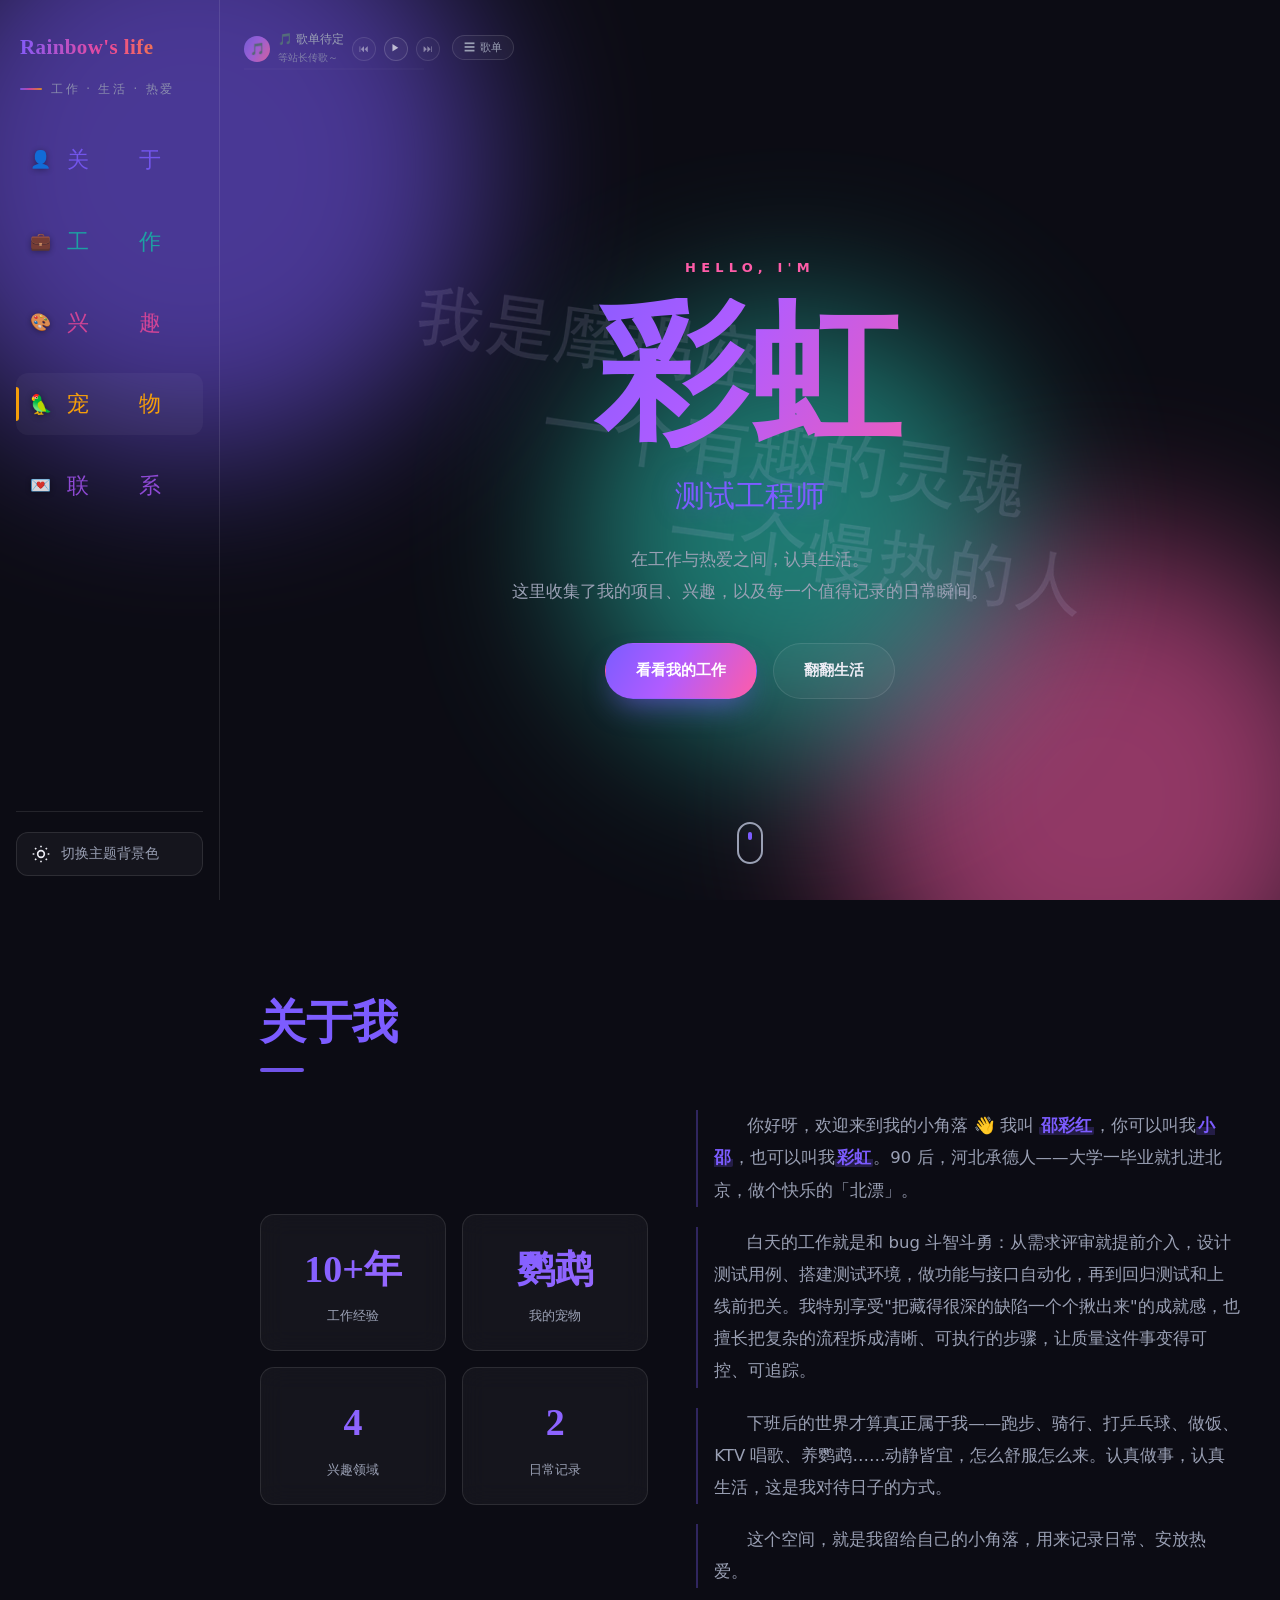
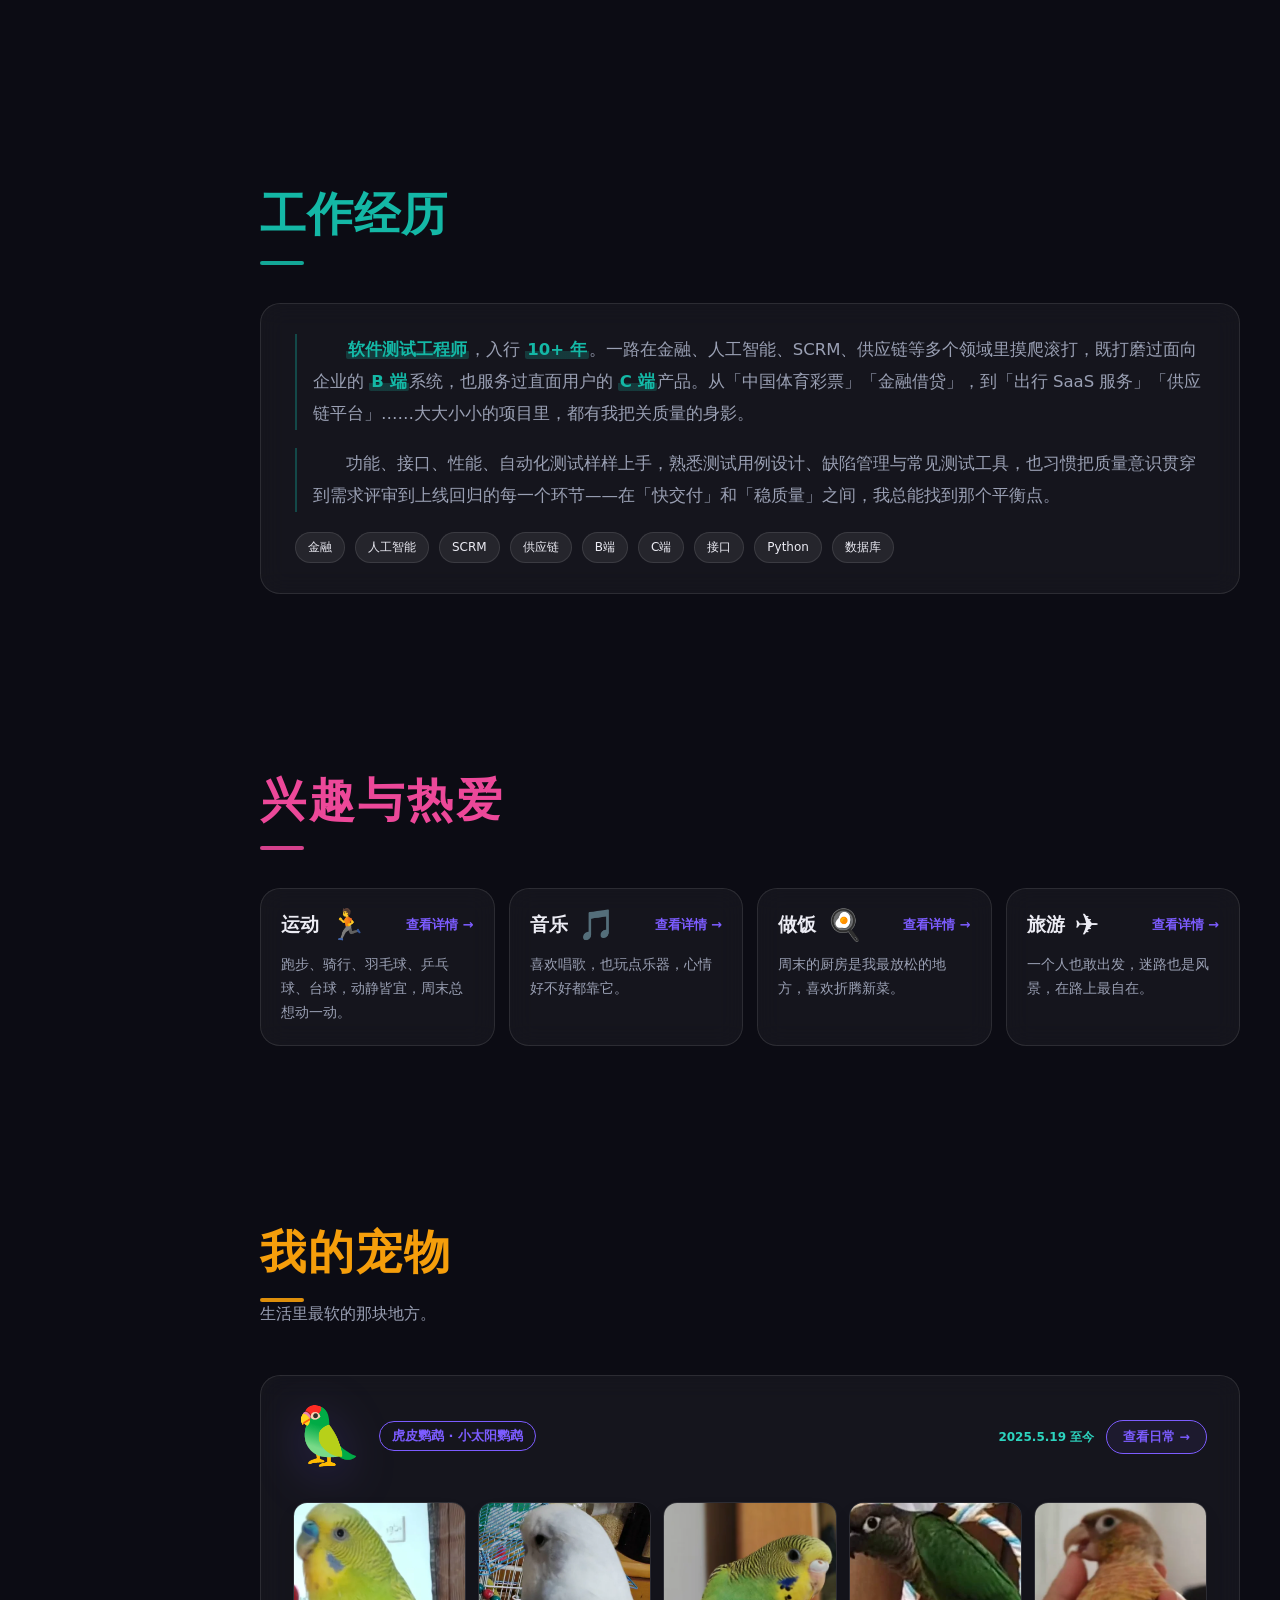
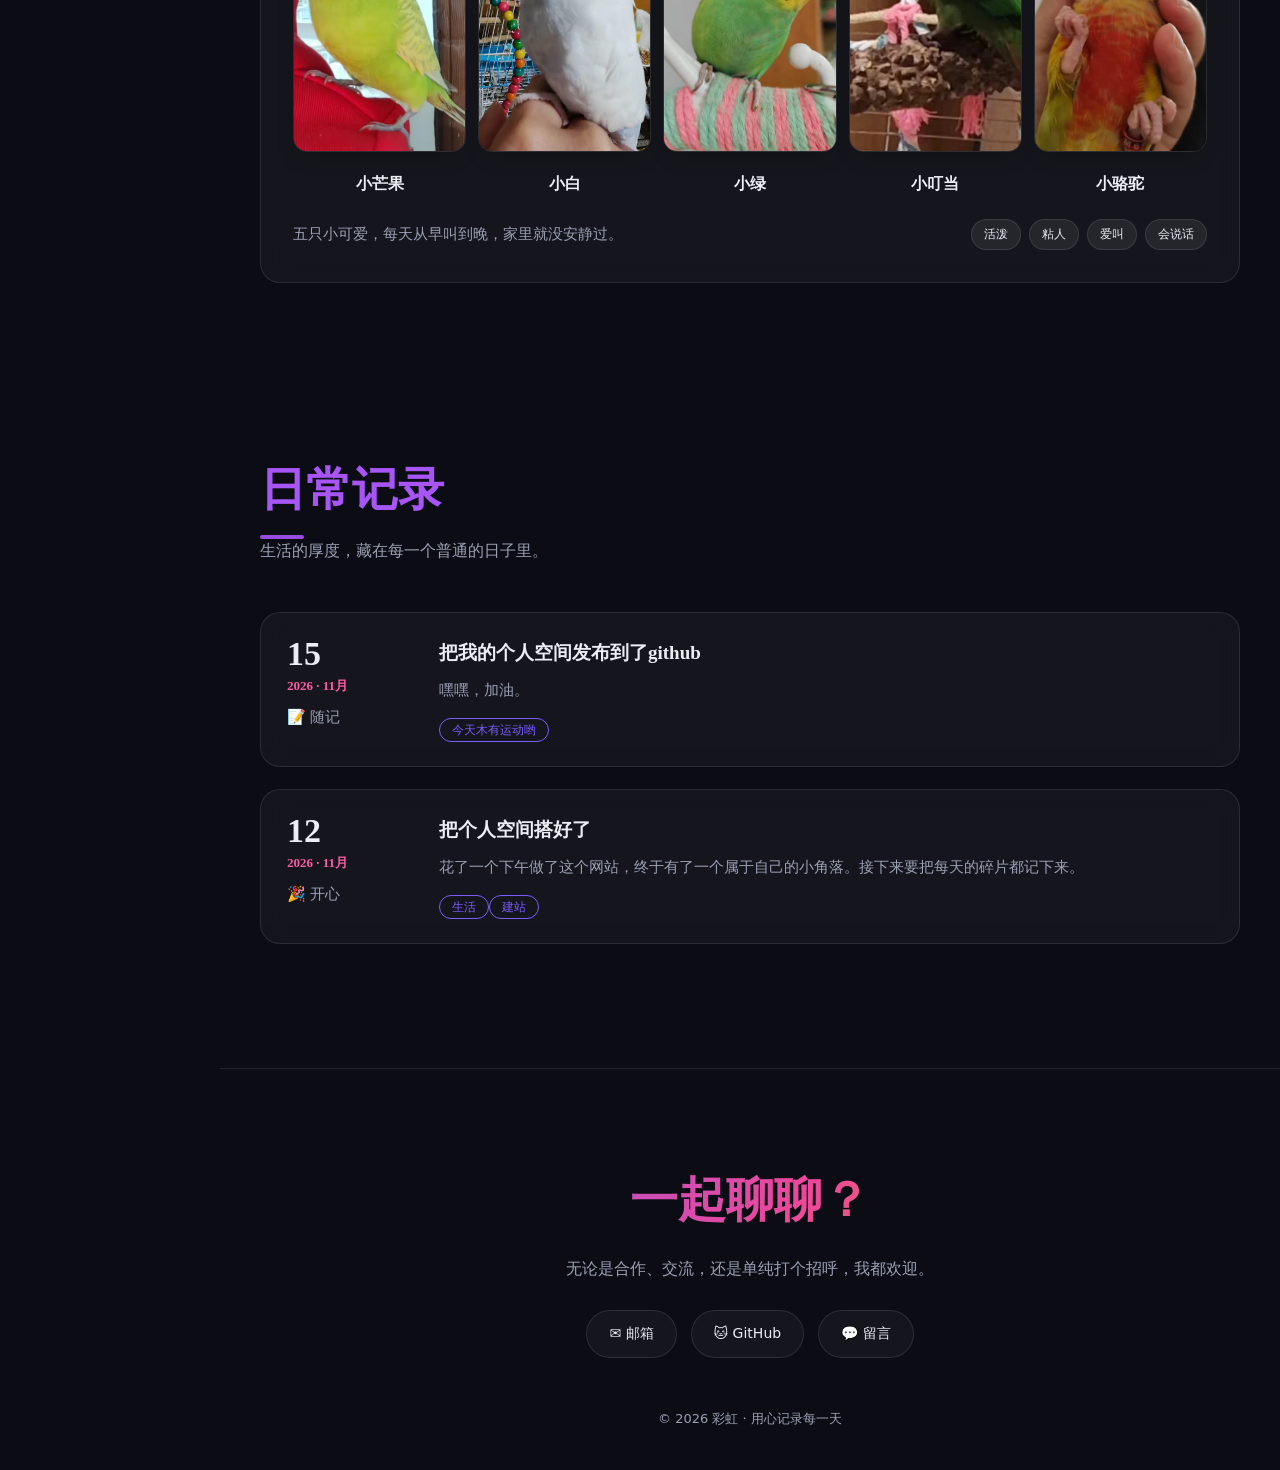
<file: index.html>
<!DOCTYPE html>
<html lang="zh-CN" data-theme="dark">
<head>
  <meta charset="UTF-8" />
  <meta name="viewport" content="width=device-width, initial-scale=1.0" />
  <title>Rainbow's life</title>
  <meta name="description" content="一个记录工作与生活的个人空间" />
  <link rel="stylesheet" href="assets/css/style.css?v=33" />
</head>
<body>
  <!-- 流动渐变背景 -->
  <div class="aurora" aria-hidden="true">
    <span class="blob blob-1"></span>
    <span class="blob blob-2"></span>
    <span class="blob blob-3"></span>
  </div>
  <!-- 摩羯座 文字水印（由 JS 铺满，置于背景之上、内容之下） -->
  <div class="watermark" aria-hidden="true"></div>

  <!-- 移动端顶栏 -->
  <div class="topbar">
    <a href="#hero" class="topbar__brand">Rainbow's life</a>
    <button class="topbar__burger" id="navBurger" aria-label="菜单"><span></span><span></span><span></span></button>
  </div>

  <!-- 音乐播放器（全站常驻，跨页保持曲目与进度） -->
  <div class="music" id="musicBox">
    <audio id="bgMusic" preload="none" playsinline webkit-playsinline></audio>
    <div class="music__row">
      <span class="music__disc" id="musicDisc">🎵</span>
      <div class="music__meta">
        <div class="music__title" id="musicTitle">曾经最爱</div>
        <div class="music__artist" id="musicArtist">歌唱者：彩虹</div>
      </div>
      <button class="music__btn music__btn--sm" id="musicPrev" type="button" aria-label="上一首">⏮</button>
      <button class="music__btn" id="musicToggle" type="button" aria-label="播放">▶</button>
      <button class="music__btn music__btn--sm" id="musicNext" type="button" aria-label="下一首">⏭</button>
    </div>
    <div class="music__playlist">
      <button class="music__list-btn" id="musicListBtn" type="button" aria-label="歌单" aria-expanded="false">☰ <span>歌单</span></button>
      <div class="music__list" id="musicList"></div>
    </div>
    <!-- 进度条贴在通栏底边 -->
    <div class="music__bar"><span class="music__fill" id="musicFill"></span></div>
  </div>

  <!-- 左侧导航 -->
  <aside class="sidebar" id="sidebar">
    <a href="#hero" class="sidebar__brand">Rainbow's life</a>
    <p class="sidebar__tagline">工作 · 生活 · 热爱</p>

    <nav class="sidebar__links" id="navLinks">
      <a href="#about" class="active">关　　于</a>
      <a href="#work">工　　作</a>
      <a href="#hobbies">兴　　趣</a>
      <a href="#pets">宠　　物</a>
      <a href="#contact">联　　系</a>
    </nav>
    <div class="sidebar__foot">
      <button class="theme-toggle" id="themeToggle" aria-label="切换主题背景色">
        <svg class="icon-sun" viewBox="0 0 24 24" width="20" height="20" fill="none" stroke="currentColor" stroke-width="2"><circle cx="12" cy="12" r="4"/><path d="M12 2v2M12 20v2M4.9 4.9l1.4 1.4M17.7 17.7l1.4 1.4M2 12h2M20 12h2M4.9 19.1l1.4-1.4M17.7 6.3l1.4-1.4"/></svg>
        <svg class="icon-moon" viewBox="0 0 24 24" width="20" height="20" fill="none" stroke="currentColor" stroke-width="2"><path d="M21 12.8A9 9 0 1 1 11.2 3 7 7 0 0 0 21 12.8z"/></svg>
        <span class="sidebar__foot-label">切换主题背景色</span>
      </button>
    </div>
  </aside>

  <div class="main">

  <!-- Hero -->
  <section class="hero" id="hero">
    <div class="hero__inner">
      <p class="hero__eyebrow reveal">HELLO, I'M</p>
      <h1 class="hero__title reveal">彩虹</h1>
      <p class="hero__sub reveal">
        <span id="typed"></span>
      </p>
      <p class="hero__desc reveal">在工作与热爱之间，认真生活。<br>这里收集了我的项目、兴趣，以及每一个值得记录的日常瞬间。</p>
      <div class="hero__cta reveal">
        <a href="#work" class="btn btn--primary">看看我的工作</a>
        <a href="#hobbies" class="btn btn--ghost">翻翻生活</a>
      </div>
    </div>
    <a href="#about" class="hero__scroll" aria-label="向下滚动">
      <span class="mouse"><span class="wheel"></span></span>
    </a>
  </section>

  <!-- 关于 -->
  <section class="section" id="about">
    <div class="section__head reveal">
      <h2 class="section__title">关于我</h2>
    </div>
    <div class="about">
      <div class="about__stats reveal">
        <div class="stat"><span class="stat__num" data-count="10+">0</span><span class="stat__label">工作经验</span></div>
        <div class="stat"><span class="stat__num" data-count="鹦鹉">鹦鹉</span><span class="stat__label">我的宠物</span></div>
        <div class="stat"><span class="stat__num" id="statHobby" data-count="4">0</span><span class="stat__label">兴趣领域</span></div>
        <div class="stat"><span class="stat__num" id="statJournal" data-count="1">0</span><span class="stat__label">日常记录</span></div>
      </div>
      <div class="about__text reveal">
        <p>你好呀，欢迎来到我的小角落 👋 我叫 <strong>邵彩红</strong>，你可以叫我<strong>小邵</strong>，也可以叫我<strong>彩虹</strong>。90 后，河北承德人——大学一毕业就扎进北京，做个快乐的「北漂」。</p>
        <p>白天的工作就是和 bug 斗智斗勇：从需求评审就提前介入，设计测试用例、搭建测试环境，做功能与接口自动化，再到回归测试和上线前把关。我特别享受"把藏得很深的缺陷一个个揪出来"的成就感，也擅长把复杂的流程拆成清晰、可执行的步骤，让质量这件事变得可控、可追踪。</p>
        <p>下班后的世界才算真正属于我——跑步、骑行、打乒乓球、做饭、KTV 唱歌、养鹦鹉……动静皆宜，怎么舒服怎么来。认真做事，认真生活，这是我对待日子的方式。</p>
        <p>这个空间，就是我留给自己的小角落，用来记录日常、安放热爱。</p>
      </div>
    </div>
  </section>

  <!-- 工作 -->
  <section class="section" id="work">
    <div class="section__head reveal">
      <h2 class="section__title">工作经历</h2>
    </div>
    <div class="work-summary reveal">
      <p><strong>软件测试工程师</strong>，入行 <strong>10+ 年</strong>。一路在金融、人工智能、SCRM、供应链等多个领域里摸爬滚打，既打磨过面向企业的 <strong>B 端</strong>系统，也服务过直面用户的 <strong>C 端</strong>产品。从「中国体育彩票」「金融借贷」，到「出行 SaaS 服务」「供应链平台」……大大小小的项目里，都有我把关质量的身影。</p>
      <p>功能、接口、性能、自动化测试样样上手，熟悉测试用例设计、缺陷管理与常见测试工具，也习惯把质量意识贯穿到需求评审到上线回归的每一个环节——在「快交付」和「稳质量」之间，我总能找到那个平衡点。</p>
      <div class="work-summary__tags">
        <span class="tag">金融</span><span class="tag">人工智能</span><span class="tag">SCRM</span><span class="tag">供应链</span><span class="tag">B端</span><span class="tag">C端</span><span class="tag">接口</span><span class="tag">Python</span><span class="tag">数据库</span>
      </div>
    </div>
  </section>

  <!-- 兴趣 -->
  <section class="section" id="hobbies">
    <div class="section__head reveal">
      <h2 class="section__title">兴趣与热爱</h2>
    </div>
    <div class="hobby-grid" id="hobbyGrid"></div>
  </section>

  <!-- 我的宠物 -->
  <section class="section" id="pets">
    <div class="section__head reveal">
      <h2 class="section__title">我的宠物</h2>
      <p class="section__note">生活里最软的那块地方。</p>
    </div>
    <div class="pet-grid" id="petGrid"></div>
  </section>

  <!-- 日常记录 -->
  <section class="section" id="journal">
    <div class="section__head reveal">
      <h2 class="section__title">日常记录</h2>
      <p class="section__note">生活的厚度，藏在每一个普通的日子里。</p>
      <!-- 站长工具条：默认不显示，只有站长登录后才出现（body.is-owner） -->
      <div class="journal-tools">
        <span class="journal-owner-badge">🔑 站长模式</span>
        <button class="journal-add" id="addJournal" type="button">＋ 新增记录</button>
        <button class="journal-add journal-add--ghost" id="journalPublish" type="button">发布到线上</button>
        <button class="journal-add journal-add--ghost" id="journalExport" type="button">导出 JSON</button>
        <button class="journal-add journal-add--ghost" id="ownerExit" type="button">退出</button>
      </div>
    </div>
    <div class="journal" id="journalList"></div>
  </section>


  <!-- 联系 -->
  <footer class="footer" id="contact">
    <div class="footer__inner reveal">
      <h2 class="footer__title">一起聊聊？</h2>
      <p class="footer__desc">无论是合作、交流，还是单纯打个招呼，我都欢迎。</p>
      <div class="footer__links">
        <a href="mailto:hello@example.com" class="chip">✉️ 邮箱</a>
        <a href="#" class="chip" id="githubChip">🐱 GitHub</a>
        <a href="#" class="chip" id="guestbookChip">💬 留言</a>
      </div>
    </div>
    <p class="footer__copy">© <span id="year"></span> 彩虹 · 用心记录每一天</p>
    <p class="footer__visits" id="visitCountBox" hidden>👀 这里是第 <strong id="visitCount">—</strong> 次被看见</p>
  </footer>
  </div><!-- /.main -->

  <!-- 新增记录弹层 -->
  <div class="jform-mask" id="jformMask" hidden>
    <div class="jform" role="dialog" aria-label="新增记录">
      <h3>新增记录</h3>
      <label>日期<input type="date" id="jfDate"></label>
      <label>标题<input type="text" id="jfTitle" placeholder="今天发生了什么（必填）"></label>
      <label>心情<input type="text" id="jfMood" placeholder="如：☀️ 开心"></label>
      <label>记录<textarea id="jfDesc" rows="3" placeholder="写点什么…"></textarea></label>
      <label>标签<input type="text" id="jfTags" placeholder="逗号分隔，如：跑步, 户外"></label>
      <div class="jform__btns">
        <button type="button" id="jfCancel" class="btn btn--ghost">取消</button>
        <button type="button" id="jfSave" class="btn btn--primary">保存</button>
      </div>
    </div>
  </div>

  <!-- 站长登录弹层（日常记录的增删改只对站长开放） -->
  <div class="jform-mask" id="ownerMask" hidden>
    <div class="jform" role="dialog" aria-modal="true" aria-label="站长登录">
      <h3>🔑 站长登录</h3>
      <p class="jform__hint">日常记录对所有人可见，但只有站长能新增、编辑、删除。</p>
      <label>密码<input type="password" id="ownerPw" placeholder="请输入站长密码" autocomplete="current-password"></label>
      <p class="jform__err" id="ownerErr" hidden>密码不对，再试一次？</p>
      <div class="jform__btns">
        <button type="button" id="ownerCancel" class="btn btn--ghost">取消</button>
        <button type="button" id="ownerOk" class="btn btn--primary">进入站长模式</button>
      </div>
    </div>
  </div>

  <!-- 留言弹框 -->
  <div class="guest-mask" id="guestMask" hidden>
    <div class="guest-card" role="dialog" aria-modal="true" aria-labelledby="guestTitle">
      <button type="button" class="guest-close" id="guestClose" aria-label="关闭">×</button>
      <h3 class="guest-title" id="guestTitle">给我留个言 💬</h3>
      <p class="guest-sub">想说什么都可以，我会一条条看～</p>

      <form class="guest-form" id="guestForm">
        <label class="guest-label" for="guestName">你的称呼</label>
        <input class="guest-input" id="guestName" type="text" maxlength="20" placeholder="不填就是「匿名朋友」" />
        <label class="guest-label" for="guestText">留言内容</label>
        <textarea class="guest-input guest-textarea" id="guestText" rows="4" maxlength="200" placeholder="写点什么吧……（最多 200 字）"></textarea>
        <div class="guest-form__foot">
          <span class="guest-count" id="guestCount">0 / 200</span>
          <button type="submit" class="btn btn--primary">发送留言</button>
        </div>
      </form>

      <div class="guest-list-wrap">
        <div class="guest-list__head">
          <span>留言板</span>
          <span class="guest-hint guest-hint--owner">仅站长可见</span>
        </div>

        <!-- 站长验证：邮箱验证码登录（Supabase Auth OTP），只在站长模式出现 -->
        <div class="guest-admin" id="guestAdmin">
          <p class="guest-admin__tip">验证站长身份后，才能查看访客留言</p>
          <div class="guest-admin__row" id="guestStep1">
            <input class="guest-input" id="guestEmail" type="email" placeholder="你的邮箱" autocomplete="email" />
            <button type="button" class="btn btn--ghost" id="guestSendOtp">发送验证码</button>
          </div>
          <div class="guest-admin__row" id="guestStep2" hidden>
            <input class="guest-input" id="guestOtp" type="text" inputmode="numeric" maxlength="6" placeholder="6 位验证码" />
            <button type="button" class="btn btn--primary" id="guestVerifyOtp">验证</button>
          </div>
          <p class="guest-admin__err" id="guestAdminErr" hidden></p>
          <button type="button" class="guest-admin__logout" id="guestLogout" hidden>退出登录</button>
        </div>

        <ul class="guest-list" id="guestList"></ul>
      </div>
    </div>
  </div>

  <!-- 轻提示 -->
  <div class="toast" id="toast" hidden></div>

  <button class="to-top" id="toTop" aria-label="回到顶部">↑</button>

  <script src="assets/js/data.js?v=34"></script>
  <script src="assets/js/track.js?v=2"></script>
  <script src="assets/js/main.js?v=22"></script>
  <script src="assets/js/music.js?v=18"></script>
</body>
</html>
</file>
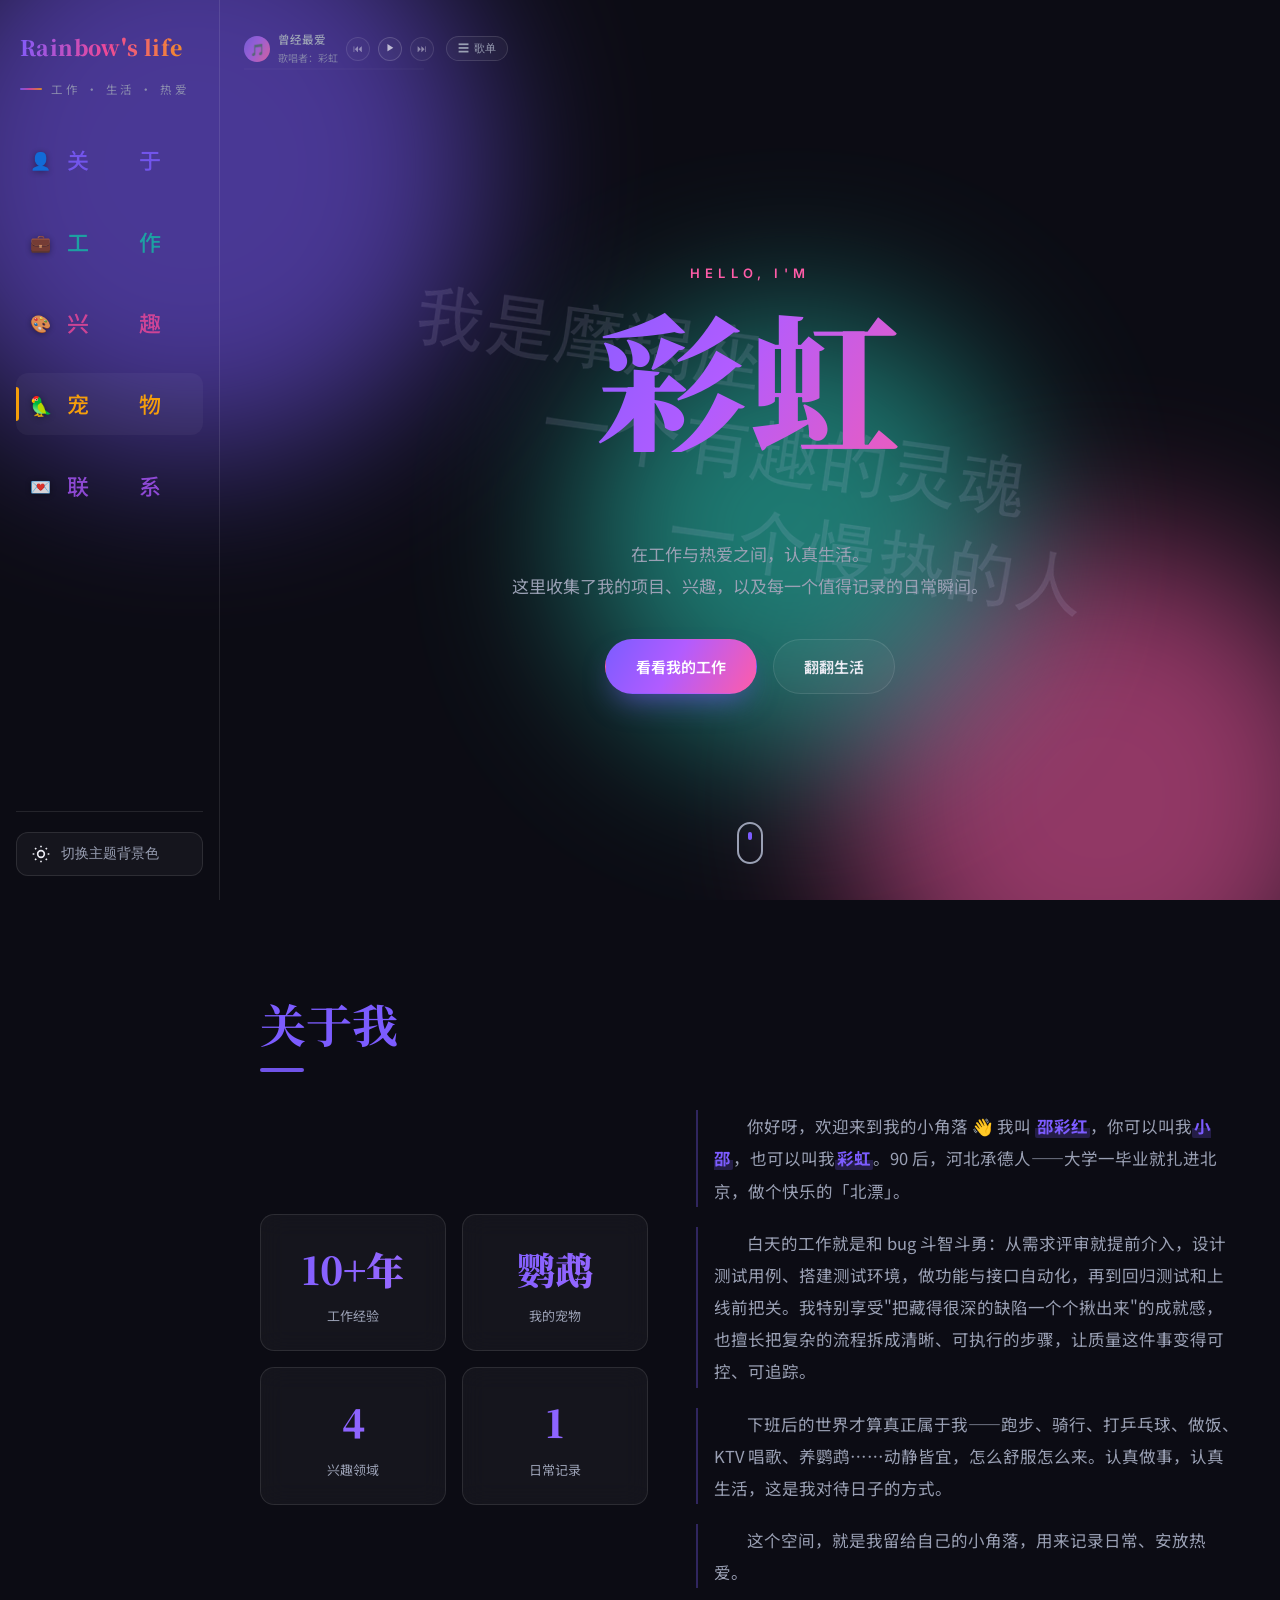
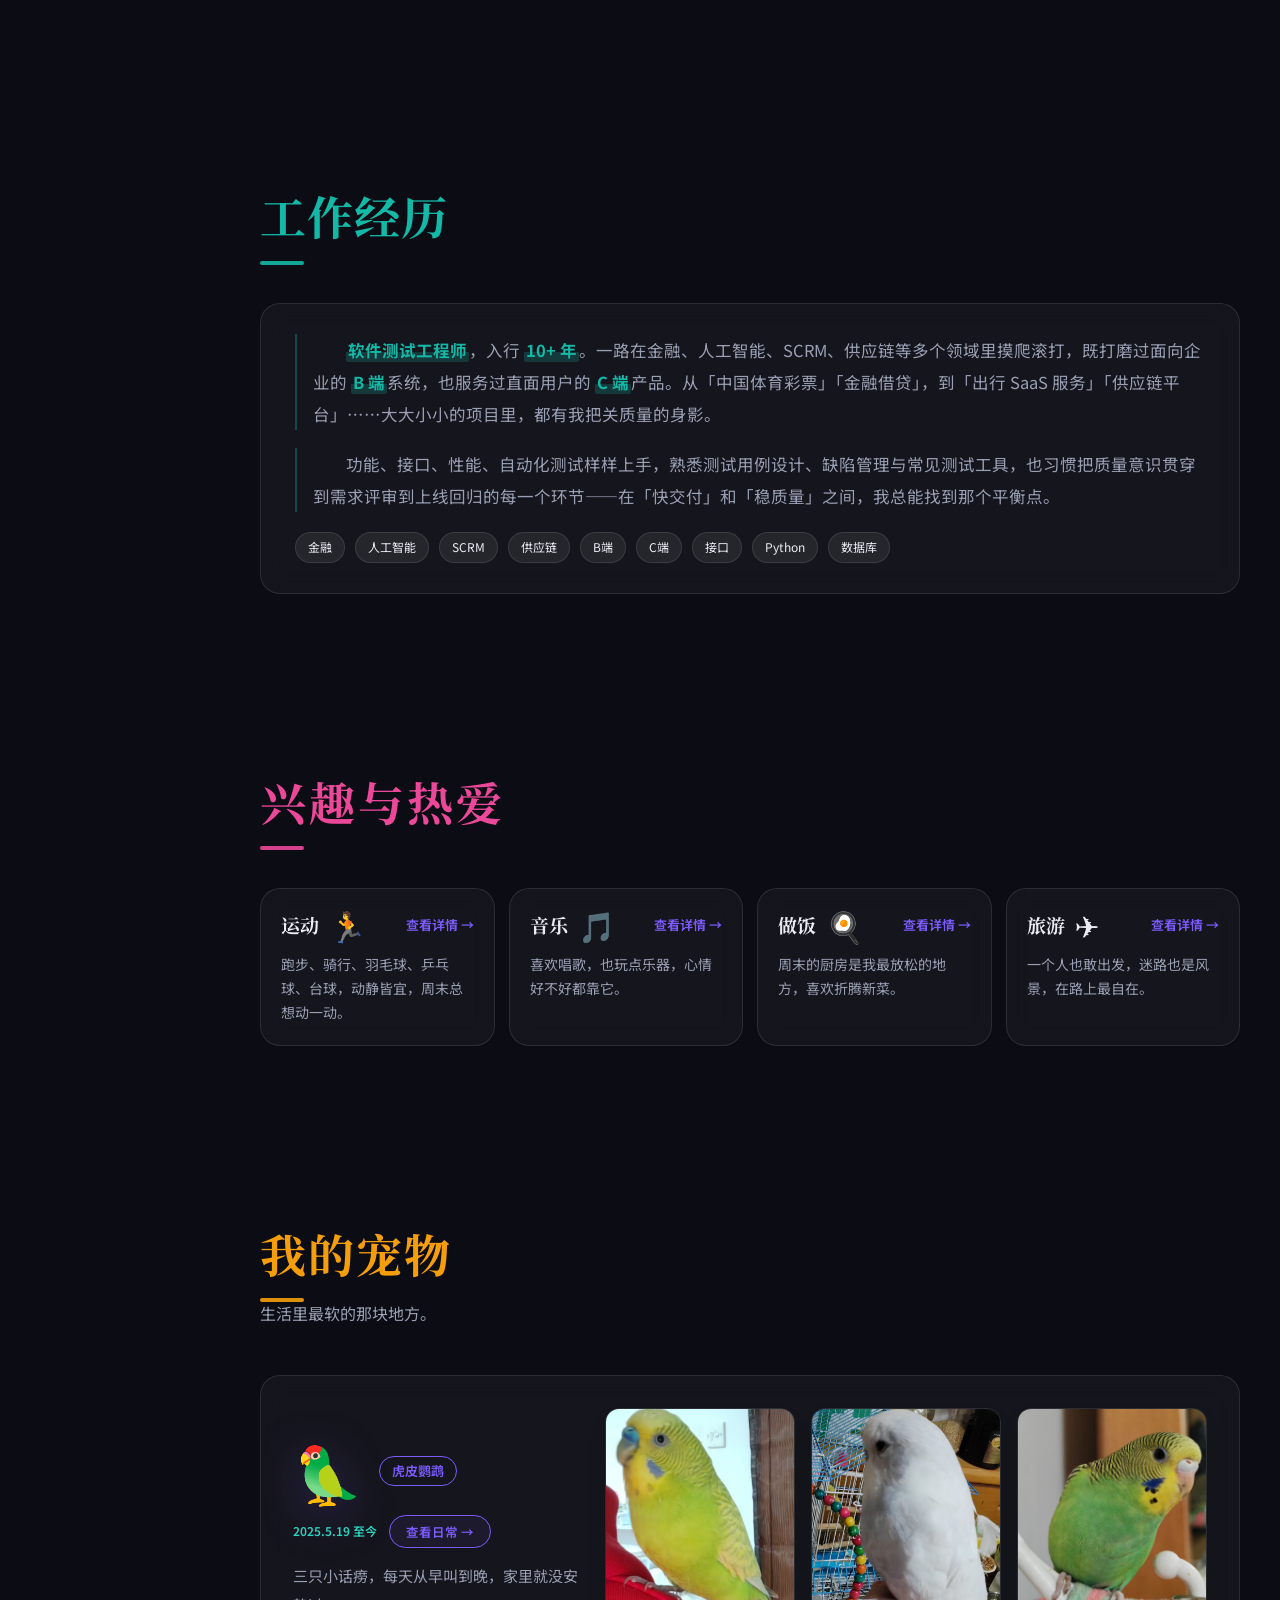
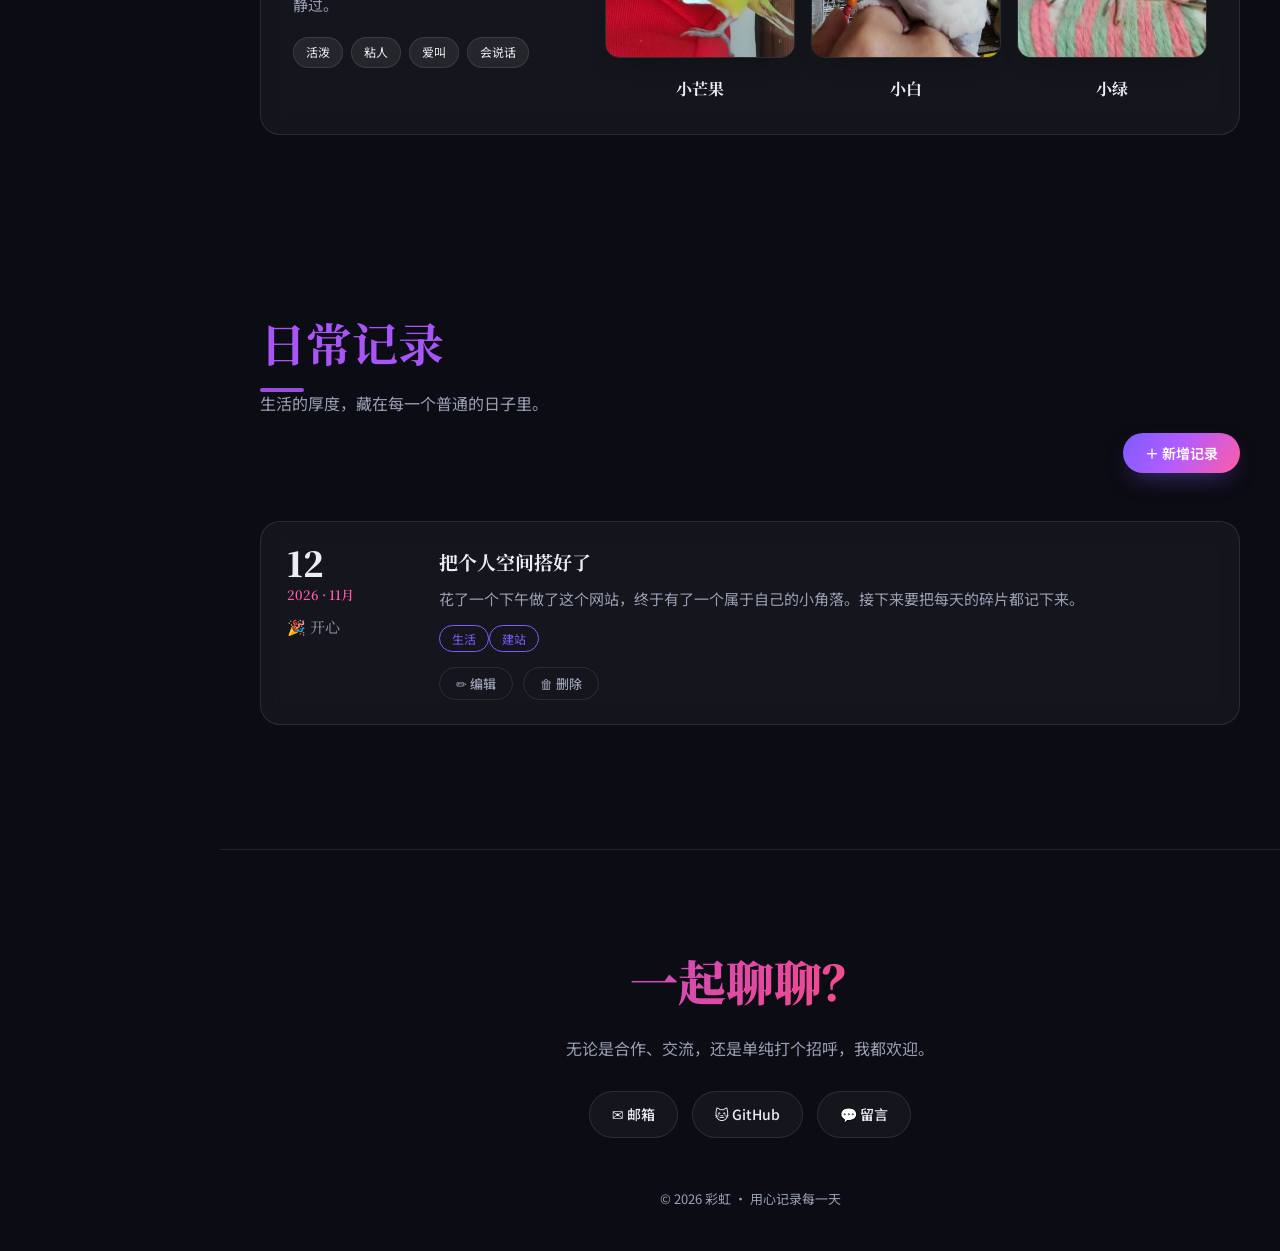
<file: personal-website/index.html>
<!DOCTYPE html>
<html lang="zh-CN" data-theme="dark">
<head>
  <meta charset="UTF-8" />
  <meta name="viewport" content="width=device-width, initial-scale=1.0" />
  <title>Rainbow's life</title>
  <meta name="description" content="一个记录工作与生活的个人空间" />
  <link rel="preconnect" href="https://fonts.googleapis.com" />
  <link rel="preconnect" href="https://fonts.gstatic.com" crossorigin />
  <link href="https://fonts.googleapis.com/css2?family=Inter:wght@400;500;600;700;800&family=Noto+Serif+SC:wght@500;700;900&family=Noto+Sans+SC:wght@300;400;500;700&display=swap" rel="stylesheet" />
  <link rel="stylesheet" href="assets/css/style.css?v=12" />
</head>
<body>
  <!-- 流动渐变背景 -->
  <div class="aurora" aria-hidden="true">
    <span class="blob blob-1"></span>
    <span class="blob blob-2"></span>
    <span class="blob blob-3"></span>
  </div>
  <!-- 摩羯座 文字水印（由 JS 铺满，置于背景之上、内容之下） -->
  <div class="watermark" aria-hidden="true"></div>

  <!-- 移动端顶栏 -->
  <div class="topbar">
    <a href="#hero" class="topbar__brand">Rainbow's life</a>
    <button class="topbar__burger" id="navBurger" aria-label="菜单"><span></span><span></span><span></span></button>
  </div>

  <!-- 音乐播放器（全站常驻，跨页保持曲目与进度） -->
  <div class="music" id="musicBox">
    <audio id="bgMusic" src="assets/audio/01.mp3" muted preload="auto"></audio>
    <div class="music__row">
      <span class="music__disc" id="musicDisc">🎵</span>
      <div class="music__meta">
        <div class="music__title" id="musicTitle">曾经最爱</div>
        <div class="music__artist" id="musicArtist">歌唱者：彩虹</div>
      </div>
      <button class="music__btn music__btn--sm" id="musicPrev" type="button" aria-label="上一首">⏮</button>
      <button class="music__btn" id="musicToggle" type="button" aria-label="播放">▶</button>
      <button class="music__btn music__btn--sm" id="musicNext" type="button" aria-label="下一首">⏭</button>
    </div>
    <div class="music__playlist">
      <button class="music__list-btn" id="musicListBtn" type="button" aria-label="歌单" aria-expanded="false">☰ <span>歌单</span></button>
      <div class="music__list" id="musicList"></div>
    </div>
    <!-- 进度条贴在通栏底边 -->
    <div class="music__bar"><span class="music__fill" id="musicFill"></span></div>
  </div>

  <!-- 左侧导航 -->
  <aside class="sidebar" id="sidebar">
    <a href="#hero" class="sidebar__brand">Rainbow's life</a>
    <p class="sidebar__tagline">工作 · 生活 · 热爱</p>

    <nav class="sidebar__links" id="navLinks">
      <a href="#about" class="active">关　　于</a>
      <a href="#work">工　　作</a>
      <a href="#hobbies">兴　　趣</a>
      <a href="#pets">宠　　物</a>
      <a href="#contact">联　　系</a>
    </nav>
    <div class="sidebar__foot">
      <button class="theme-toggle" id="themeToggle" aria-label="切换主题背景色">
        <svg class="icon-sun" viewBox="0 0 24 24" width="20" height="20" fill="none" stroke="currentColor" stroke-width="2"><circle cx="12" cy="12" r="4"/><path d="M12 2v2M12 20v2M4.9 4.9l1.4 1.4M17.7 17.7l1.4 1.4M2 12h2M20 12h2M4.9 19.1l1.4-1.4M17.7 6.3l1.4-1.4"/></svg>
        <svg class="icon-moon" viewBox="0 0 24 24" width="20" height="20" fill="none" stroke="currentColor" stroke-width="2"><path d="M21 12.8A9 9 0 1 1 11.2 3 7 7 0 0 0 21 12.8z"/></svg>
        <span class="sidebar__foot-label">切换主题背景色</span>
      </button>
    </div>
  </aside>

  <div class="main">

  <!-- Hero -->
  <section class="hero" id="hero">
    <div class="hero__inner">
      <p class="hero__eyebrow reveal">HELLO, I'M</p>
      <h1 class="hero__title reveal">彩虹</h1>
      <p class="hero__sub reveal">
        <span id="typed"></span>
      </p>
      <p class="hero__desc reveal">在工作与热爱之间，认真生活。<br>这里收集了我的项目、兴趣，以及每一个值得记录的日常瞬间。</p>
      <div class="hero__cta reveal">
        <a href="#work" class="btn btn--primary">看看我的工作</a>
        <a href="#hobbies" class="btn btn--ghost">翻翻生活</a>
      </div>
    </div>
    <a href="#about" class="hero__scroll" aria-label="向下滚动">
      <span class="mouse"><span class="wheel"></span></span>
    </a>
  </section>

  <!-- 关于 -->
  <section class="section" id="about">
    <div class="section__head reveal">
      <h2 class="section__title">关于我</h2>
    </div>
    <div class="about">
      <div class="about__stats reveal">
        <div class="stat"><span class="stat__num" data-count="10+">0</span><span class="stat__label">工作经验</span></div>
        <div class="stat"><span class="stat__num" data-count="鹦鹉">鹦鹉</span><span class="stat__label">我的宠物</span></div>
        <div class="stat"><span class="stat__num" id="statHobby" data-count="4">0</span><span class="stat__label">兴趣领域</span></div>
        <div class="stat"><span class="stat__num" id="statJournal" data-count="1">0</span><span class="stat__label">日常记录</span></div>
      </div>
      <div class="about__text reveal">
        <p>你好呀，欢迎来到我的小角落 👋 我叫 <strong>邵彩红</strong>，你可以叫我<strong>小邵</strong>，也可以叫我<strong>彩虹</strong>。90 后，河北承德人——大学一毕业就扎进北京，做个快乐的「北漂」。</p>
        <p>白天的工作就是和 bug 斗智斗勇：从需求评审就提前介入，设计测试用例、搭建测试环境，做功能与接口自动化，再到回归测试和上线前把关。我特别享受"把藏得很深的缺陷一个个揪出来"的成就感，也擅长把复杂的流程拆成清晰、可执行的步骤，让质量这件事变得可控、可追踪。</p>
        <p>下班后的世界才算真正属于我——跑步、骑行、打乒乓球、做饭、KTV 唱歌、养鹦鹉……动静皆宜，怎么舒服怎么来。认真做事，认真生活，这是我对待日子的方式。</p>
        <p>这个空间，就是我留给自己的小角落，用来记录日常、安放热爱。</p>
      </div>
    </div>
  </section>

  <!-- 工作 -->
  <section class="section" id="work">
    <div class="section__head reveal">
      <h2 class="section__title">工作经历</h2>
    </div>
    <div class="work-summary reveal">
      <p><strong>软件测试工程师</strong>，入行 <strong>10+ 年</strong>。一路在金融、人工智能、SCRM、供应链等多个领域里摸爬滚打，既打磨过面向企业的 <strong>B 端</strong>系统，也服务过直面用户的 <strong>C 端</strong>产品。从「中国体育彩票」「金融借贷」，到「出行 SaaS 服务」「供应链平台」……大大小小的项目里，都有我把关质量的身影。</p>
      <p>功能、接口、性能、自动化测试样样上手，熟悉测试用例设计、缺陷管理与常见测试工具，也习惯把质量意识贯穿到需求评审到上线回归的每一个环节——在「快交付」和「稳质量」之间，我总能找到那个平衡点。</p>
      <div class="work-summary__tags">
        <span class="tag">金融</span><span class="tag">人工智能</span><span class="tag">SCRM</span><span class="tag">供应链</span><span class="tag">B端</span><span class="tag">C端</span><span class="tag">接口</span><span class="tag">Python</span><span class="tag">数据库</span>
      </div>
    </div>
  </section>

  <!-- 兴趣 -->
  <section class="section" id="hobbies">
    <div class="section__head reveal">
      <h2 class="section__title">兴趣与热爱</h2>
    </div>
    <div class="hobby-grid" id="hobbyGrid"></div>
  </section>

  <!-- 我的宠物 -->
  <section class="section" id="pets">
    <div class="section__head reveal">
      <h2 class="section__title">我的宠物</h2>
      <p class="section__note">生活里最软的那块地方。</p>
    </div>
    <div class="pet-grid" id="petGrid"></div>
  </section>

  <!-- 日常记录 -->
  <section class="section" id="journal">
    <div class="section__head reveal">
      <h2 class="section__title">日常记录</h2>
      <p class="section__note">生活的厚度，藏在每一个普通的日子里。</p>
      <button class="journal-add" id="addJournal" type="button">＋ 新增记录</button>
    </div>
    <div class="journal" id="journalList"></div>
  </section>


  <!-- 联系 -->
  <footer class="footer" id="contact">
    <div class="footer__inner reveal">
      <h2 class="footer__title">一起聊聊？</h2>
      <p class="footer__desc">无论是合作、交流，还是单纯打个招呼，我都欢迎。</p>
      <div class="footer__links">
        <a href="mailto:hello@example.com" class="chip">✉️ 邮箱</a>
        <a href="#" class="chip" id="githubChip">🐱 GitHub</a>
        <a href="#" class="chip" id="guestbookChip">💬 留言</a>
      </div>
    </div>
    <p class="footer__copy">© <span id="year"></span> 彩虹 · 用心记录每一天</p>
  </footer>
  </div><!-- /.main -->

  <!-- 新增记录弹层 -->
  <div class="jform-mask" id="jformMask" hidden>
    <div class="jform" role="dialog" aria-label="新增记录">
      <h3>新增记录</h3>
      <label>日期<input type="date" id="jfDate"></label>
      <label>标题<input type="text" id="jfTitle" placeholder="今天发生了什么（必填）"></label>
      <label>心情<input type="text" id="jfMood" placeholder="如：☀️ 开心"></label>
      <label>记录<textarea id="jfDesc" rows="3" placeholder="写点什么…"></textarea></label>
      <label>标签<input type="text" id="jfTags" placeholder="逗号分隔，如：跑步, 户外"></label>
      <div class="jform__btns">
        <button type="button" id="jfCancel" class="btn btn--ghost">取消</button>
        <button type="button" id="jfSave" class="btn btn--primary">保存</button>
      </div>
    </div>
  </div>

  <!-- 留言弹框 -->
  <div class="guest-mask" id="guestMask" hidden>
    <div class="guest-card" role="dialog" aria-modal="true" aria-labelledby="guestTitle">
      <button type="button" class="guest-close" id="guestClose" aria-label="关闭">×</button>
      <h3 class="guest-title" id="guestTitle">给我留个言 💬</h3>
      <p class="guest-sub">想说什么都可以，我会一条条看～</p>

      <form class="guest-form" id="guestForm">
        <label class="guest-label" for="guestName">你的称呼</label>
        <input class="guest-input" id="guestName" type="text" maxlength="20" placeholder="不填就是「匿名朋友」" />
        <label class="guest-label" for="guestText">留言内容</label>
        <textarea class="guest-input guest-textarea" id="guestText" rows="4" maxlength="200" placeholder="写点什么吧……（最多 200 字）"></textarea>
        <div class="guest-form__foot">
          <span class="guest-count" id="guestCount">0 / 200</span>
          <button type="submit" class="btn btn--primary">发送留言</button>
        </div>
      </form>

      <div class="guest-list-wrap">
        <div class="guest-list__head">
          <span>留言板</span>
          <span class="guest-hint">仅保存在当前浏览器</span>
        </div>
        <ul class="guest-list" id="guestList"></ul>
      </div>
    </div>
  </div>

  <!-- 轻提示 -->
  <div class="toast" id="toast" hidden></div>

  <button class="to-top" id="toTop" aria-label="回到顶部">↑</button>

  <script src="assets/js/data.js?v=12"></script>
  <script src="assets/js/main.js?v=12"></script>
  <script src="assets/js/music.js?v=12"></script>
</body>
</html>
</file>
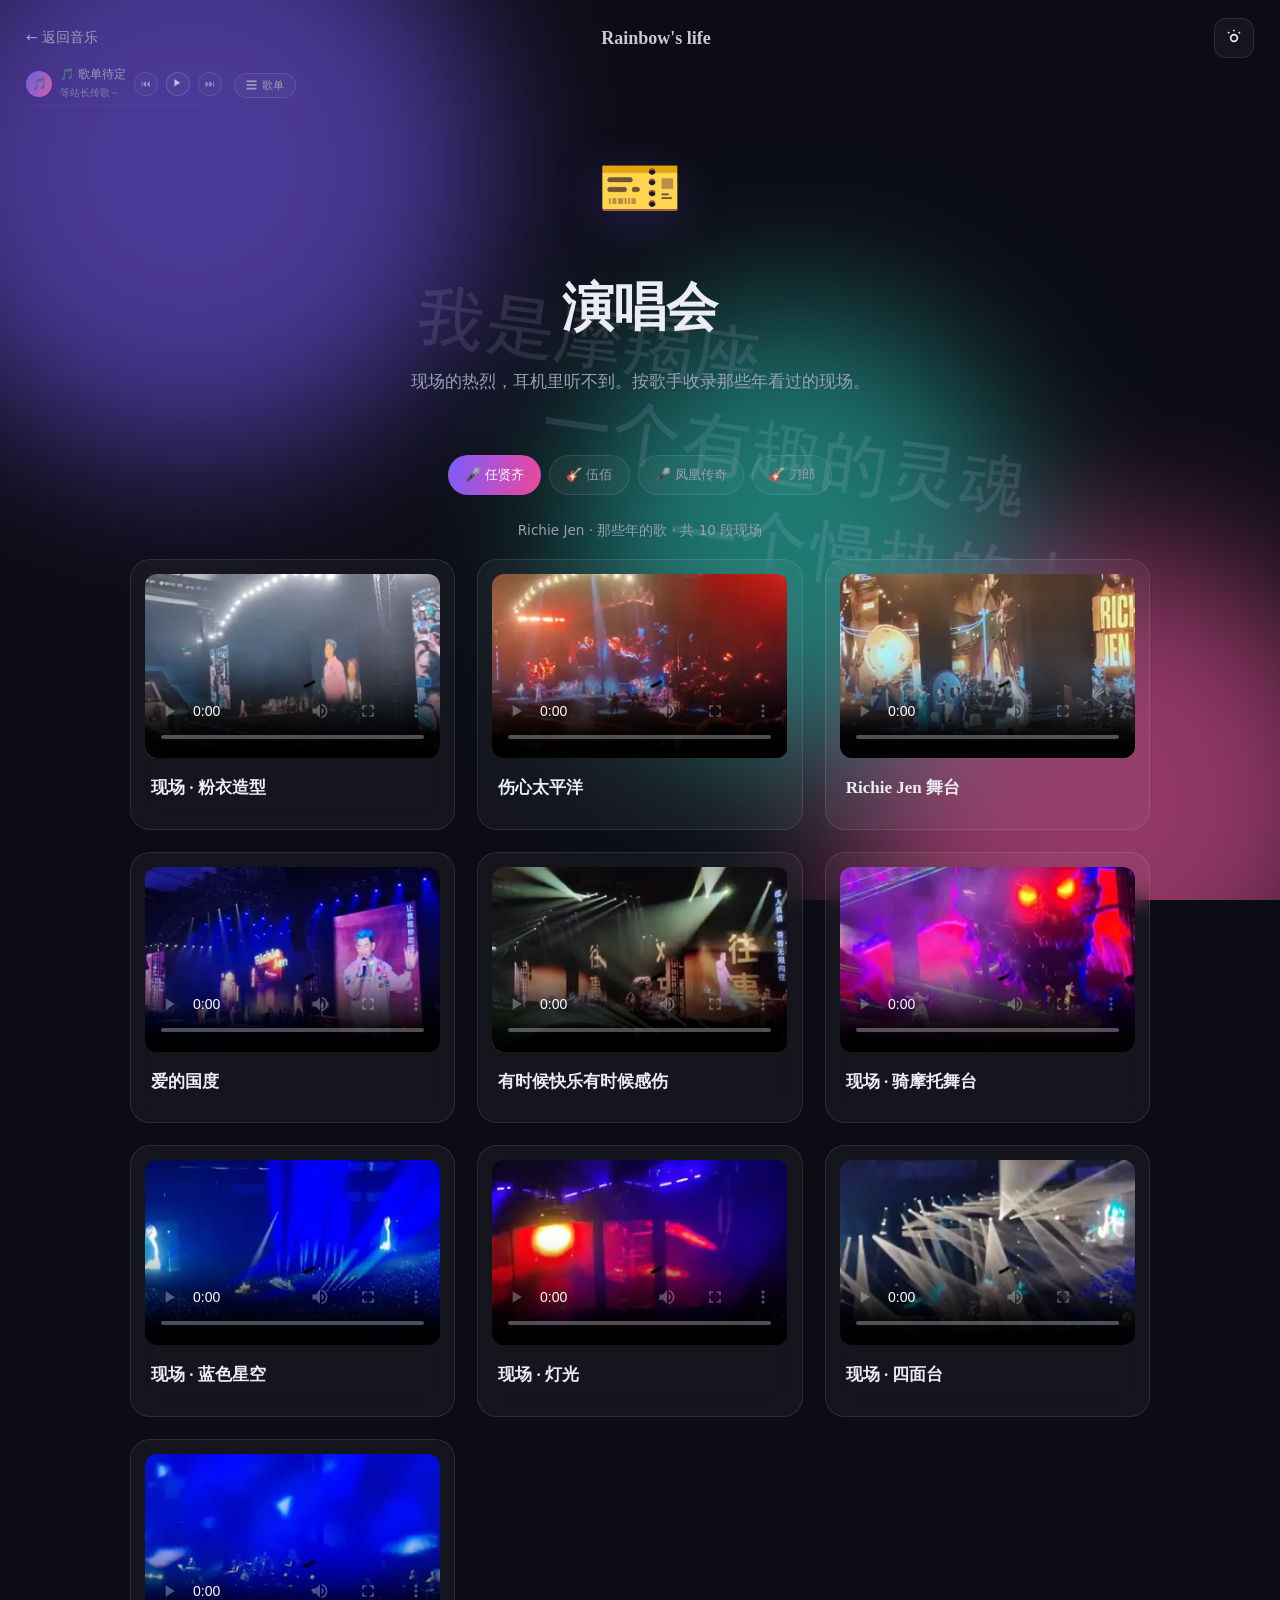
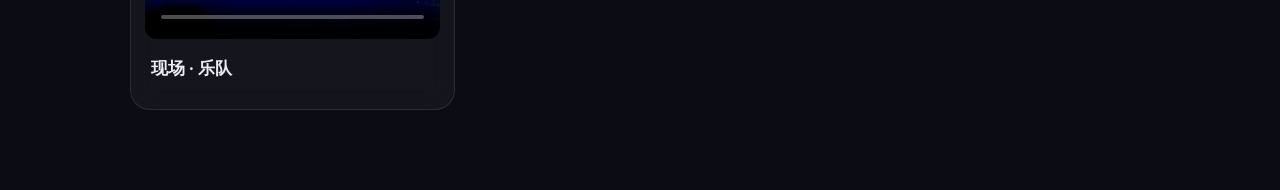
<file: concert.html>
<!DOCTYPE html>
<html lang="zh-CN" data-theme="dark">
<head>
  <meta charset="UTF-8" />
  <meta name="viewport" content="width=device-width, initial-scale=1.0" />
  <title>演唱会 · Rainbow's life</title>
  <meta name="description" content="那些在现场听过的重要时刻" />
  <link rel="stylesheet" href="assets/css/style.css?v=33" />
</head>
<body class="subpage-body">
  <div class="music" id="musicBox">
    <audio id="bgMusic" preload="none" playsinline webkit-playsinline></audio>
    <div class="music__row">
      <span class="music__disc" id="musicDisc">🎵</span>
      <div class="music__meta">
        <div class="music__title" id="musicTitle">歌单待定</div>
        <div class="music__artist" id="musicArtist">等站长传歌～</div>
      </div>
      <button class="music__btn music__btn--sm" id="musicPrev" type="button" aria-label="上一首">⏮</button>
      <button class="music__btn" id="musicToggle" type="button" aria-label="播放">▶</button>
      <button class="music__btn music__btn--sm" id="musicNext" type="button" aria-label="下一首">⏭</button>
    </div>
    <div class="music__playlist">
      <button class="music__list-btn" id="musicListBtn" type="button" aria-label="歌单" aria-expanded="false">☰ <span>歌单</span></button>
      <div class="music__list" id="musicList"></div>
    </div>
    <div class="music__bar"><span class="music__fill" id="musicFill"></span></div>
  </div>

  <div class="aurora" aria-hidden="true">
    <span class="blob blob-1"></span><span class="blob blob-2"></span><span class="blob blob-3"></span>
  </div>
  <div class="watermark" aria-hidden="true"></div>

  <header class="backbar">
    <a href="hobby.html?h=music" class="backbar__back">← 返回音乐</a>
    <a href="index.html" class="backbar__brand">Rainbow's life</a>
    <button class="theme-toggle" id="themeToggle" aria-label="切换主题">
      <svg class="icon-sun" viewBox="0 0 24 24" width="20" height="20" fill="none" stroke="currentColor" stroke-width="2"><circle cx="12" cy="12" r="4"/><path d="M12 2v2M4.9 4.9l1.4 1.4M17.7 6.3l1.4-1.4"/></svg>
      <svg class="icon-moon" viewBox="0 0 24 24" width="20" height="20" fill="none" stroke="currentColor" stroke-width="2"><path d="M21 12.8A9 9 0 1 1 11.2 3 7 7 0 0 0 21 12.8z"/></svg>
    </button>
  </header>

  <main class="subpage">
    <div class="subhero">
      <div class="subhero__icon">🎫</div>
      <h1 class="subhero__title">演唱会</h1>
      <p class="subhero__desc">现场的热烈，耳机里听不到。按歌手收录那些年看过的现场。</p>
    </div>

    <div class="concert-tabs" id="concertTabs"></div>
    <div class="concert-stage" id="concertStage"></div>

    <p class="footer__visits" id="visitCountBox" hidden>👀 这里是第 <strong id="visitCount">—</strong> 次被看见</p>
  </main>

  <script src="assets/js/data.js?v=34"></script>
  <script src="assets/js/track.js?v=2"></script>
  <script src="assets/js/concert.js?v=1"></script>
  <script src="assets/js/music.js?v=18"></script>
</body>
</html>
</file>
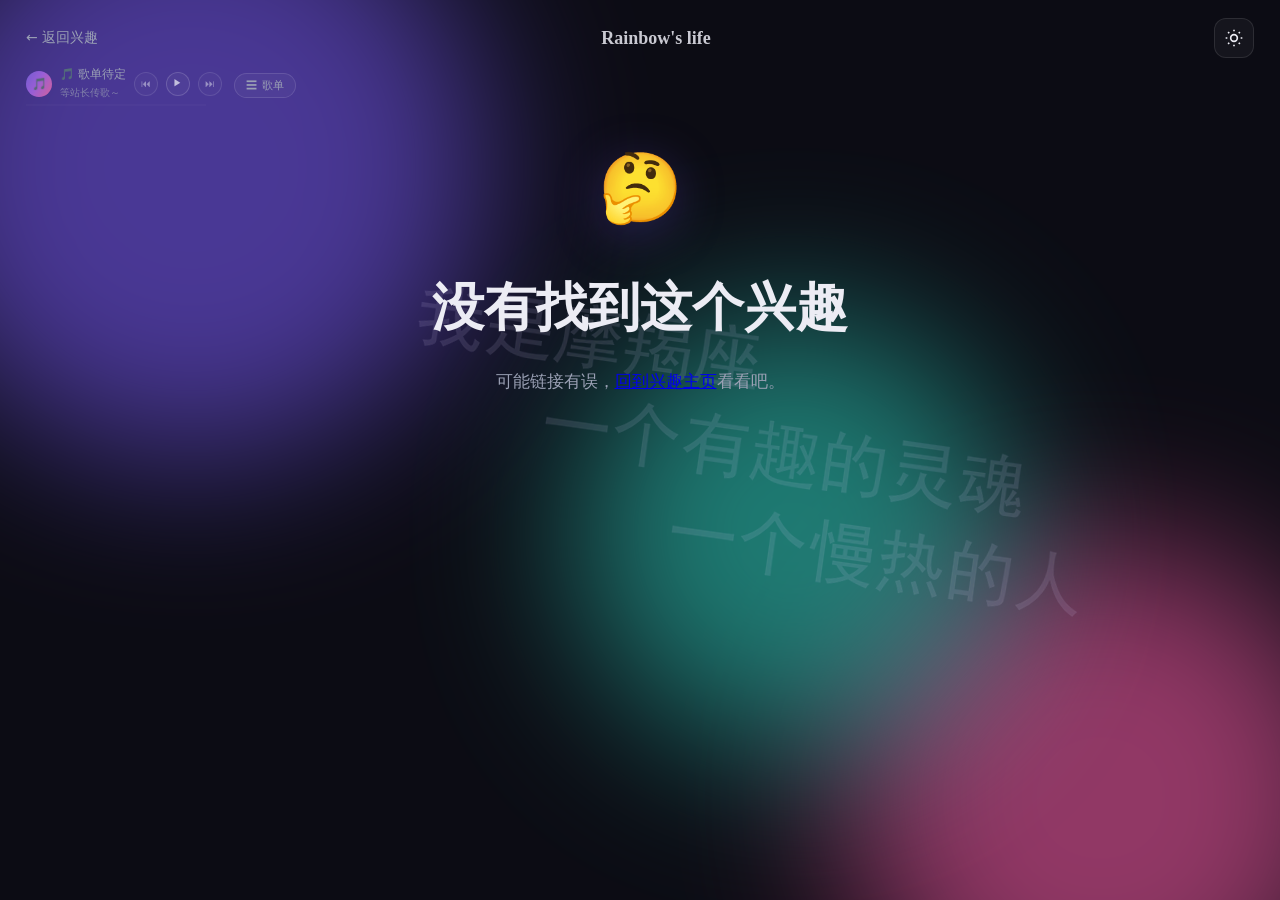
<file: hobby.html>
<!DOCTYPE html>
<html lang="zh-CN" data-theme="dark">
<head>
  <meta charset="UTF-8" />
  <meta name="viewport" content="width=device-width, initial-scale=1.0" />
  <title>Rainbow's life</title>
  <meta name="description" content="Rainbow's life 的兴趣细分" />
  <link rel="stylesheet" href="assets/css/style.css?v=33" />
</head>
<body class="subpage-body">
  <!-- 音乐播放器（全站常驻，跨页保持曲目与进度） -->
  <div class="music" id="musicBox">
    <audio id="bgMusic" preload="none" playsinline webkit-playsinline></audio>
    <div class="music__row">
      <span class="music__disc" id="musicDisc">🎵</span>
      <div class="music__meta">
        <div class="music__title" id="musicTitle">曾经最爱</div>
        <div class="music__artist" id="musicArtist">歌唱者：彩虹</div>
      </div>
      <button class="music__btn music__btn--sm" id="musicPrev" type="button" aria-label="上一首">⏮</button>
      <button class="music__btn" id="musicToggle" type="button" aria-label="播放">▶</button>
      <button class="music__btn music__btn--sm" id="musicNext" type="button" aria-label="下一首">⏭</button>
    </div>
    <div class="music__playlist">
      <button class="music__list-btn" id="musicListBtn" type="button" aria-label="歌单" aria-expanded="false">☰ <span>歌单</span></button>
      <div class="music__list" id="musicList"></div>
    </div>
    <div class="music__bar"><span class="music__fill" id="musicFill"></span></div>
  </div>

  <!-- 流动渐变背景 -->
  <div class="aurora" aria-hidden="true">
    <span class="blob blob-1"></span>
    <span class="blob blob-2"></span>
    <span class="blob blob-3"></span>
  </div>
  <!-- 摩羯座 文字水印 -->
  <div class="watermark" aria-hidden="true"></div>

  <!-- 返回栏 -->
  <header class="backbar">
    <a href="index.html#hobbies" class="backbar__back">← 返回兴趣</a>
    <a href="index.html" class="backbar__brand">Rainbow's life</a>
    <button class="theme-toggle" id="themeToggle" aria-label="切换主题">
      <svg class="icon-sun" viewBox="0 0 24 24" width="20" height="20" fill="none" stroke="currentColor" stroke-width="2"><circle cx="12" cy="12" r="4"/><path d="M12 2v2M12 20v2M4.9 4.9l1.4 1.4M17.7 17.7l1.4 1.4M2 12h2M20 12h2M4.9 19.1l1.4-1.4M17.7 6.3l1.4-1.4"/></svg>
      <svg class="icon-moon" viewBox="0 0 24 24" width="20" height="20" fill="none" stroke="currentColor" stroke-width="2"><path d="M21 12.8A9 9 0 1 1 11.2 3 7 7 0 0 0 21 12.8z"/></svg>
    </button>
  </header>

  <main class="subpage">
    <!-- 内容由 assets/js/hobby.js 根据 ?h= 参数渲染 -->
    <div id="hobbyDetail"></div>
    <p class="footer__visits" id="visitCountBox" hidden>👀 这里是第 <strong id="visitCount">—</strong> 次被看见</p>
  </main>

  <script src="assets/js/data.js?v=34"></script>
  <script src="assets/js/track.js?v=2"></script>
  <script src="assets/js/hobby.js?v=15"></script>
  <script src="assets/js/music.js?v=18"></script>
</body>
</html>
</file>
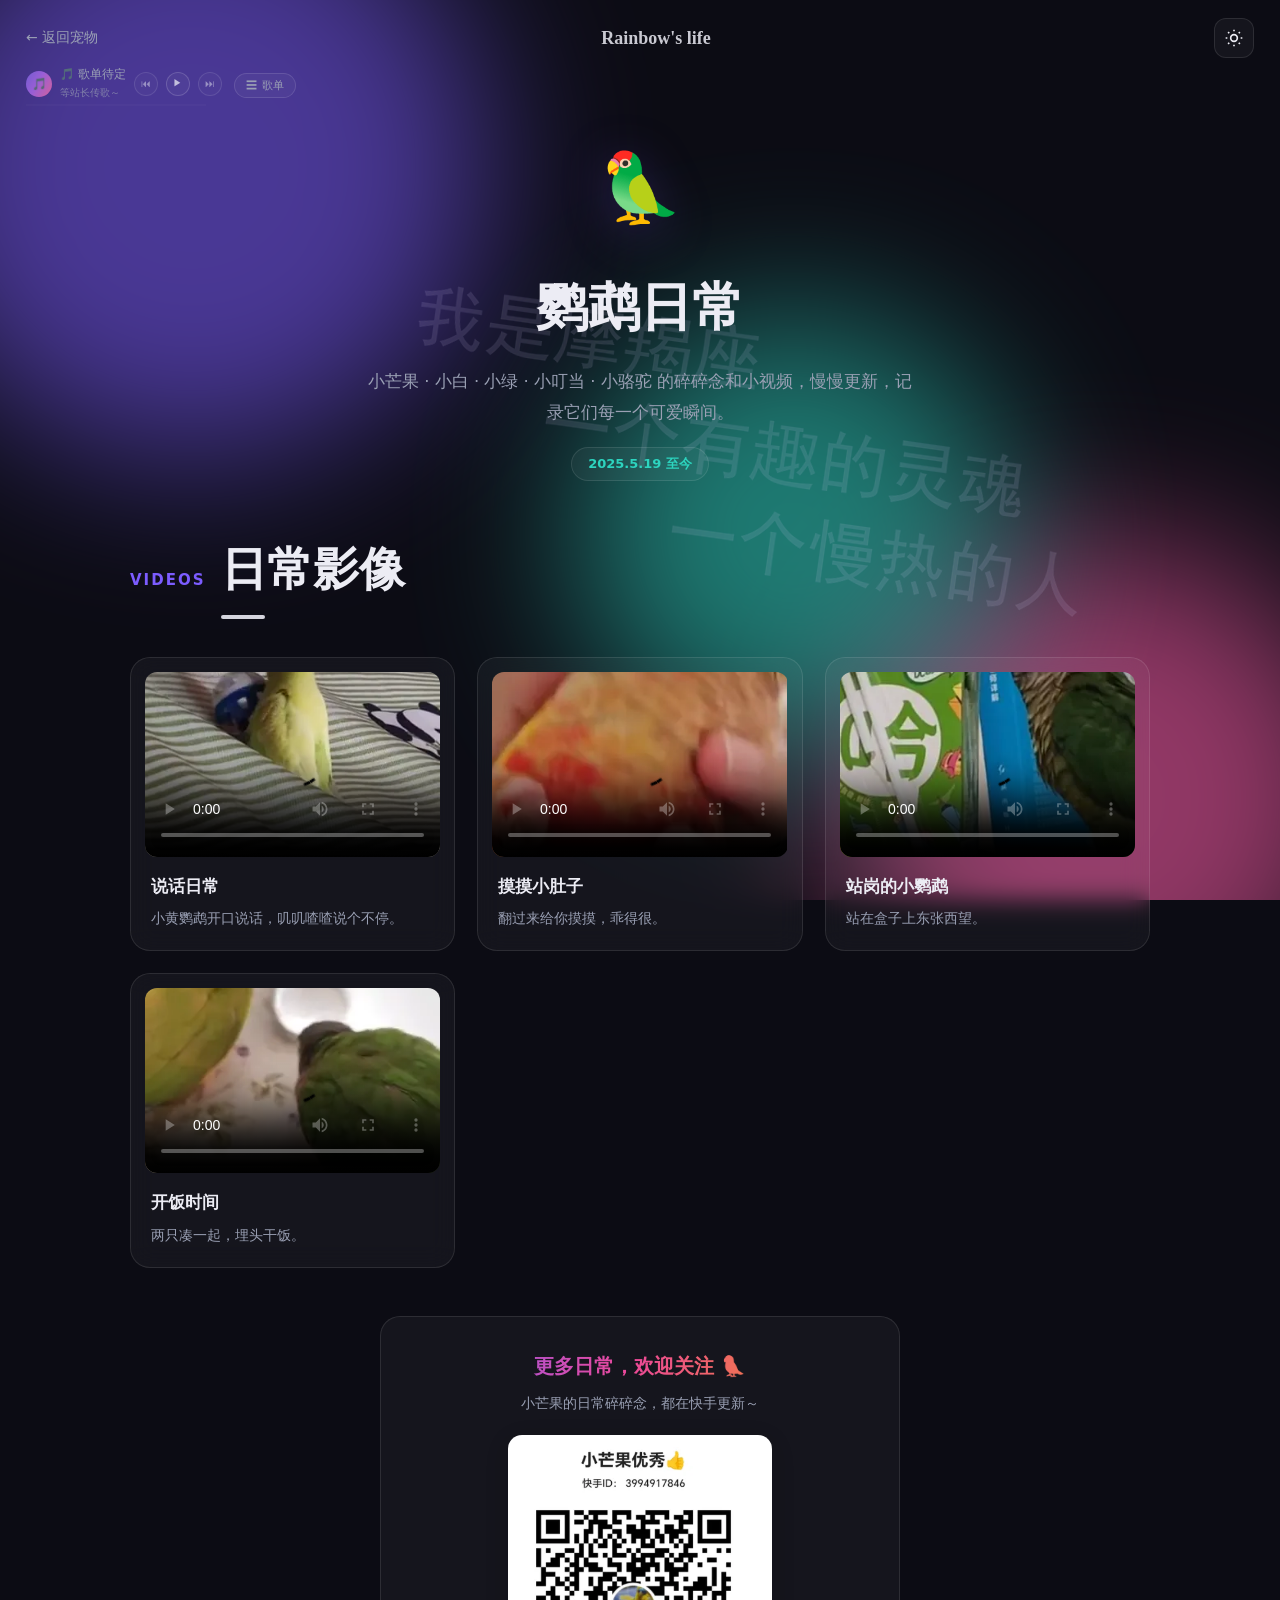
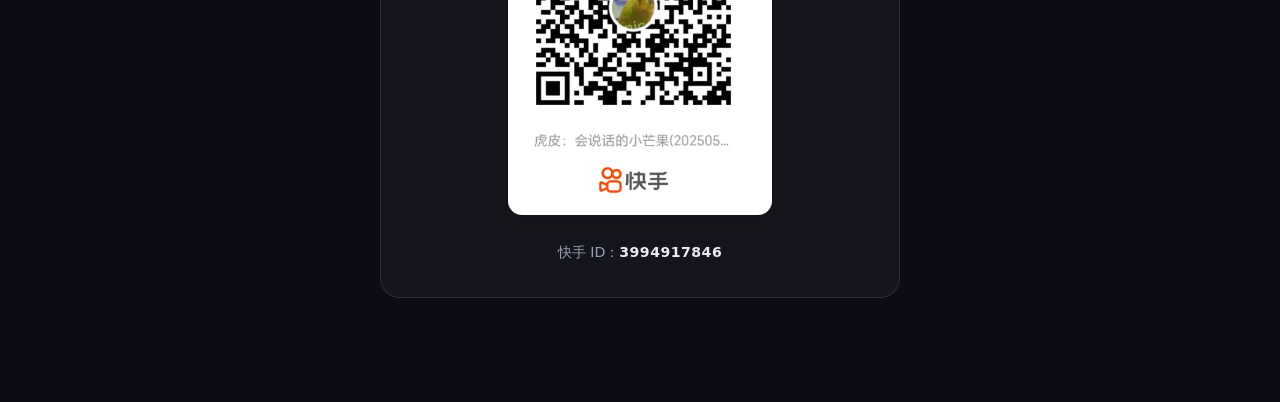
<file: pet-daily.html>
<!DOCTYPE html>
<html lang="zh-CN" data-theme="dark">
<head>
  <meta charset="UTF-8" />
  <meta name="viewport" content="width=device-width, initial-scale=1.0" />
  <title>鹦鹉日常 · Rainbow's life</title>
  <meta name="description" content="小芒果、小白、小绿的日常视频" />
  <link rel="stylesheet" href="assets/css/style.css?v=33" />
</head>
<body class="subpage-body">
  <!-- 音乐播放器（全站常驻，跨页保持曲目与进度） -->
  <div class="music" id="musicBox">
    <audio id="bgMusic" preload="none" playsinline webkit-playsinline></audio>
    <div class="music__row">
      <span class="music__disc" id="musicDisc">🎵</span>
      <div class="music__meta">
        <div class="music__title" id="musicTitle">曾经最爱</div>
        <div class="music__artist" id="musicArtist">歌唱者：彩虹</div>
      </div>
      <button class="music__btn music__btn--sm" id="musicPrev" type="button" aria-label="上一首">⏮</button>
      <button class="music__btn" id="musicToggle" type="button" aria-label="播放">▶</button>
      <button class="music__btn music__btn--sm" id="musicNext" type="button" aria-label="下一首">⏭</button>
    </div>
    <div class="music__playlist">
      <button class="music__list-btn" id="musicListBtn" type="button" aria-label="歌单" aria-expanded="false">☰ <span>歌单</span></button>
      <div class="music__list" id="musicList"></div>
    </div>
    <div class="music__bar"><span class="music__fill" id="musicFill"></span></div>
  </div>

  <!-- 流动渐变背景 -->
  <div class="aurora" aria-hidden="true">
    <span class="blob blob-1"></span>
    <span class="blob blob-2"></span>
    <span class="blob blob-3"></span>
  </div>
  <!-- 摩羯座 文字水印 -->
  <div class="watermark" aria-hidden="true"></div>

  <!-- 返回栏 -->
  <header class="backbar">
    <a href="index.html#pets" class="backbar__back">← 返回宠物</a>
    <a href="index.html" class="backbar__brand">Rainbow's life</a>
    <button class="theme-toggle" id="themeToggle" aria-label="切换主题">
      <svg class="icon-sun" viewBox="0 0 24 24" width="20" height="20" fill="none" stroke="currentColor" stroke-width="2"><circle cx="12" cy="12" r="4"/><path d="M12 2v2M12 20v2M4.9 4.9l1.4 1.4M17.7 17.7l1.4 1.4M2 12h2M20 12h2M4.9 19.1l1.4-1.4M17.7 6.3l1.4-1.4"/></svg>
      <svg class="icon-moon" viewBox="0 0 24 24" width="20" height="20" fill="none" stroke="currentColor" stroke-width="2"><path d="M21 12.8A9 9 0 1 1 11.2 3 7 7 0 0 0 21 12.8z"/></svg>
    </button>
  </header>

  <main class="subpage">
    <!-- 顶部简介（静态） -->
    <section class="subhero">
      <div class="subhero__icon">🦜</div>
      <h1 class="subhero__title">鹦鹉日常</h1>
      <p class="subhero__desc">小芒果 · 小白 · 小绿 · 小叮当 · 小骆驼 的碎碎念和小视频，慢慢更新，记录它们每一个可爱瞬间。</p>
      <span class="subhero__since">2025.5.19 至今</span>
    </section>

    <!-- 视频网格：由 assets/js/pet-daily.js 根据 PET_VIDEOS 渲染 -->
    <div class="section__head">
      <span class="section__index">VIDEOS</span>
      <h2 class="section__title">日常影像</h2>
    </div>
    <div class="video-grid" id="videoGrid"></div>

    <!-- 关注引导：快手二维码 -->
    <section class="follow-box">
      <h2 class="follow-box__title">更多日常，欢迎关注 🦜</h2>
      <p class="follow-box__desc">小芒果的日常碎碎念，都在快手更新～</p>
      <a class="follow-box__qr" href="https://www.kuaishou.com/" target="_blank" rel="noopener noreferrer" aria-label="扫码关注快手">
        <img src="assets/img/kuaishou-qr.webp" alt="快手二维码：小芒果优秀，快手ID 3994917846" />
      </a>
      <p class="follow-box__id">快手 ID：<strong>3994917846</strong></p>
    </section>

    <p class="footer__visits" id="visitCountBox" hidden>👀 这里是第 <strong id="visitCount">—</strong> 次被看见</p>
  </main>

  <script src="assets/js/data.js?v=34"></script>
  <script src="assets/js/track.js?v=2"></script>
  <script src="assets/js/pet-daily.js?v=13"></script>
  <script src="assets/js/music.js?v=18"></script>
</body>
</html>
</file>
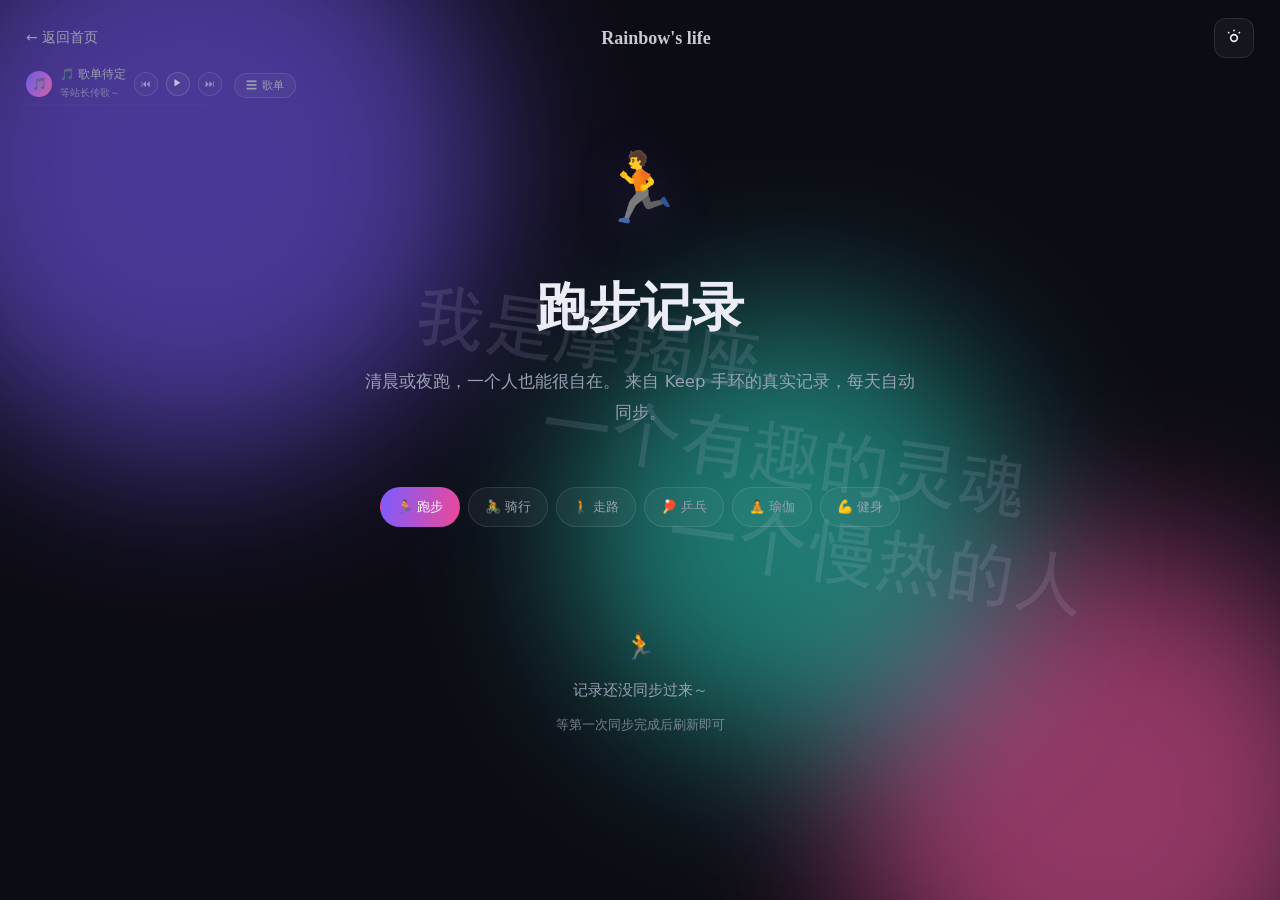
<file: sport.html>
<!DOCTYPE html>
<html lang="zh-CN" data-theme="dark">
<head>
  <meta charset="UTF-8" />
  <meta name="viewport" content="width=device-width, initial-scale=1.0" />
  <title>运动记录 · Rainbow's life</title>
  <meta name="description" content="Keep 同步的运动记录" />
  <link rel="stylesheet" href="assets/css/style.css?v=33" />
</head>
<body class="subpage-body">
  <!-- 音乐播放器（全站常驻，跨页保持曲目与进度） -->
  <div class="music" id="musicBox">
    <audio id="bgMusic" preload="none" playsinline webkit-playsinline></audio>
    <div class="music__row">
      <span class="music__disc" id="musicDisc">🎵</span>
      <div class="music__meta">
        <div class="music__title" id="musicTitle">歌单待定</div>
        <div class="music__artist" id="musicArtist">等站长传歌～</div>
      </div>
      <button class="music__btn music__btn--sm" id="musicPrev" type="button" aria-label="上一首">⏮</button>
      <button class="music__btn" id="musicToggle" type="button" aria-label="播放">▶</button>
      <button class="music__btn music__btn--sm" id="musicNext" type="button" aria-label="下一首">⏭</button>
    </div>
    <div class="music__playlist">
      <button class="music__list-btn" id="musicListBtn" type="button" aria-label="歌单" aria-expanded="false">☰ <span>歌单</span></button>
      <div class="music__list" id="musicList"></div>
    </div>
    <div class="music__bar"><span class="music__fill" id="musicFill"></span></div>
  </div>

  <!-- 流动渐变背景 -->
  <div class="aurora" aria-hidden="true">
    <span class="blob blob-1"></span><span class="blob blob-2"></span><span class="blob blob-3"></span>
  </div>
  <div class="watermark" aria-hidden="true"></div>

  <!-- 返回栏 -->
  <header class="backbar">
    <a href="index.html#hobbies" class="backbar__back">← 返回首页</a>
    <a href="index.html" class="backbar__brand">Rainbow's life</a>
    <button class="theme-toggle" id="themeToggle" aria-label="切换主题">
      <svg class="icon-sun" viewBox="0 0 24 24" width="20" height="20" fill="none" stroke="currentColor" stroke-width="2"><circle cx="12" cy="12" r="4"/><path d="M12 2v2M4.9 4.9l1.4 1.4M17.7 6.3l1.4-1.4"/></svg>
      <svg class="icon-moon" viewBox="0 0 24 24" width="20" height="20" fill="none" stroke="currentColor" stroke-width="2"><path d="M21 12.8A9 9 0 1 1 11.2 3 7 7 0 0 0 21 12.8z"/></svg>
    </button>
  </header>

  <main class="subpage">
    <div class="subhero">
      <div class="subhero__icon" id="sportIcon">🏃</div>
      <h1 class="subhero__title" id="sportTitle">运动记录</h1>
      <p class="subhero__desc" id="sportDesc">来自 Keep 手环的真实记录，每天自动同步。</p>
    </div>

    <!-- 分类切换 -->
    <div class="sport-tabs" id="sportTabs"></div>

    <!-- 统计概览 -->
    <div class="sport-stats" id="sportStats"></div>

    <!-- 记录列表 -->
    <div class="sport-list" id="sportList">
      <p class="sport-loading">正在读取运动记录…</p>
    </div>

    <p class="footer__visits" id="visitCountBox" hidden>👀 这里是第 <strong id="visitCount">—</strong> 次被看见</p>
  </main>

  <script src="assets/js/data.js?v=34"></script>
  <script src="assets/js/track.js?v=2"></script>
  <script src="assets/js/sport.js?v=5"></script>
  <script src="assets/js/music.js?v=18"></script>
</body>
</html>
</file>
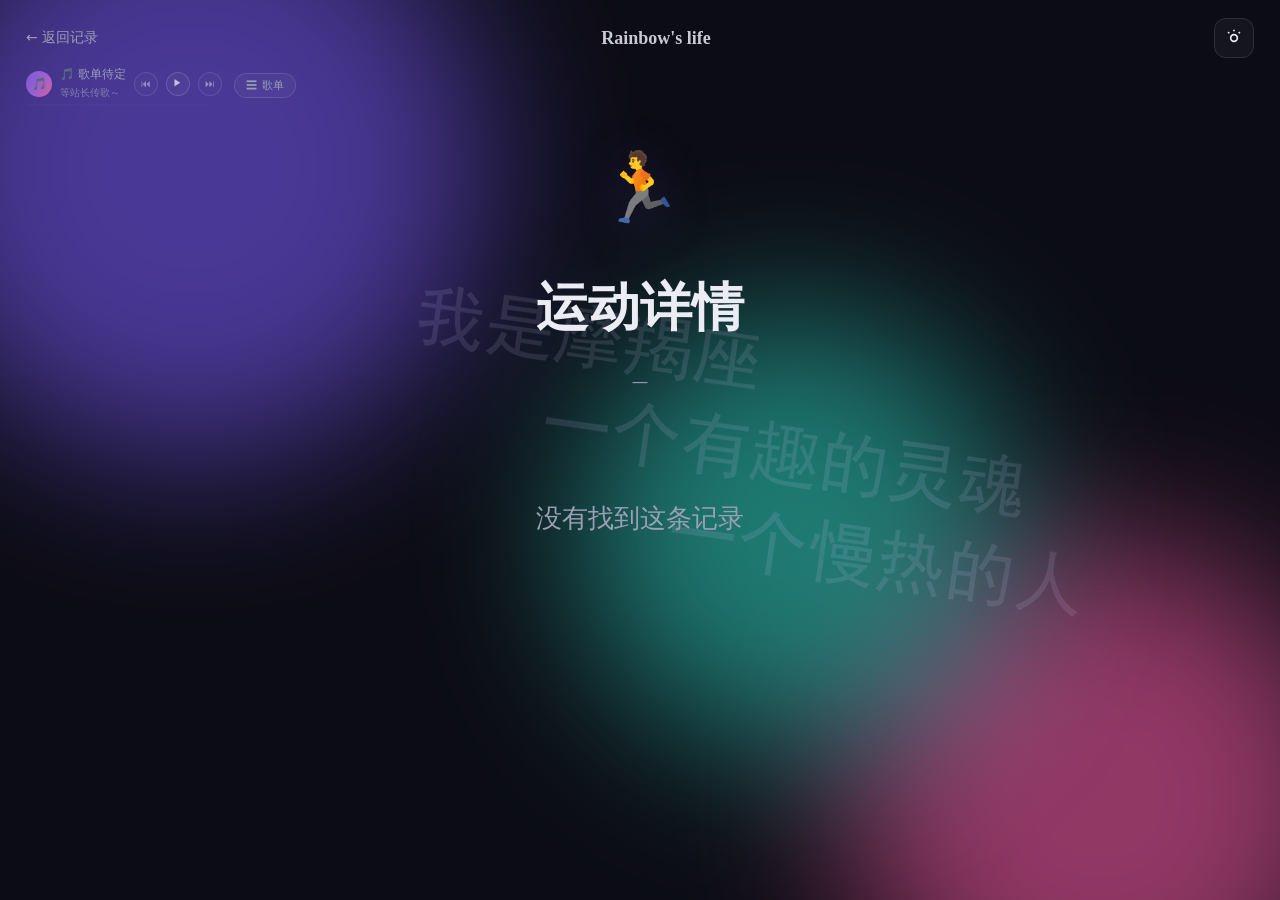
<file: workout.html>
<!DOCTYPE html>
<html lang="zh-CN" data-theme="dark">
<head>
  <meta charset="UTF-8" />
  <meta name="viewport" content="width=device-width, initial-scale=1.0" />
  <title>运动详情 · Rainbow's life</title>
  <meta name="description" content="单次运动记录详情" />
  <link rel="stylesheet" href="assets/css/style.css?v=33" />
</head>
<body class="subpage-body">
  <div class="music" id="musicBox">
    <audio id="bgMusic" preload="none" playsinline webkit-playsinline></audio>
    <div class="music__row">
      <span class="music__disc" id="musicDisc">🎵</span>
      <div class="music__meta">
        <div class="music__title" id="musicTitle">歌单待定</div>
        <div class="music__artist" id="musicArtist">等站长传歌～</div>
      </div>
      <button class="music__btn music__btn--sm" id="musicPrev" type="button" aria-label="上一首">⏮</button>
      <button class="music__btn" id="musicToggle" type="button" aria-label="播放">▶</button>
      <button class="music__btn music__btn--sm" id="musicNext" type="button" aria-label="下一首">⏭</button>
    </div>
    <div class="music__playlist">
      <button class="music__list-btn" id="musicListBtn" type="button" aria-label="歌单" aria-expanded="false">☰ <span>歌单</span></button>
      <div class="music__list" id="musicList"></div>
    </div>
    <div class="music__bar"><span class="music__fill" id="musicFill"></span></div>
  </div>

  <div class="aurora" aria-hidden="true">
    <span class="blob blob-1"></span><span class="blob blob-2"></span><span class="blob blob-3"></span>
  </div>
  <div class="watermark" aria-hidden="true"></div>

  <header class="backbar">
    <a href="javascript:history.back()" class="backbar__back">← 返回记录</a>
    <a href="index.html" class="backbar__brand">Rainbow's life</a>
    <button class="theme-toggle" id="themeToggle" aria-label="切换主题">
      <svg class="icon-sun" viewBox="0 0 24 24" width="20" height="20" fill="none" stroke="currentColor" stroke-width="2"><circle cx="12" cy="12" r="4"/><path d="M12 2v2M4.9 4.9l1.4 1.4M17.7 6.3l1.4-1.4"/></svg>
      <svg class="icon-moon" viewBox="0 0 24 24" width="20" height="20" fill="none" stroke="currentColor" stroke-width="2"><path d="M21 12.8A9 9 0 1 1 11.2 3 7 7 0 0 0 21 12.8z"/></svg>
    </button>
  </header>

  <main class="subpage">
    <div class="subhero">
      <div class="subhero__icon" id="detailIcon">🏃</div>
      <h1 class="subhero__title" id="detailTitle">运动详情</h1>
      <p class="subhero__desc" id="detailDate">—</p>
    </div>

    <div class="wd-detail" id="detailBox">
      <p class="sport-loading">正在读取记录…</p>
    </div>

    <p class="footer__visits" id="visitCountBox" hidden>👀 这里是第 <strong id="visitCount">—</strong> 次被看见</p>
  </main>

  <script src="assets/js/data.js?v=34"></script>
  <script src="assets/js/track.js?v=2"></script>
  <script src="assets/js/workout.js?v=1"></script>
  <script src="assets/js/music.js?v=18"></script>
</body>
</html>
</file>
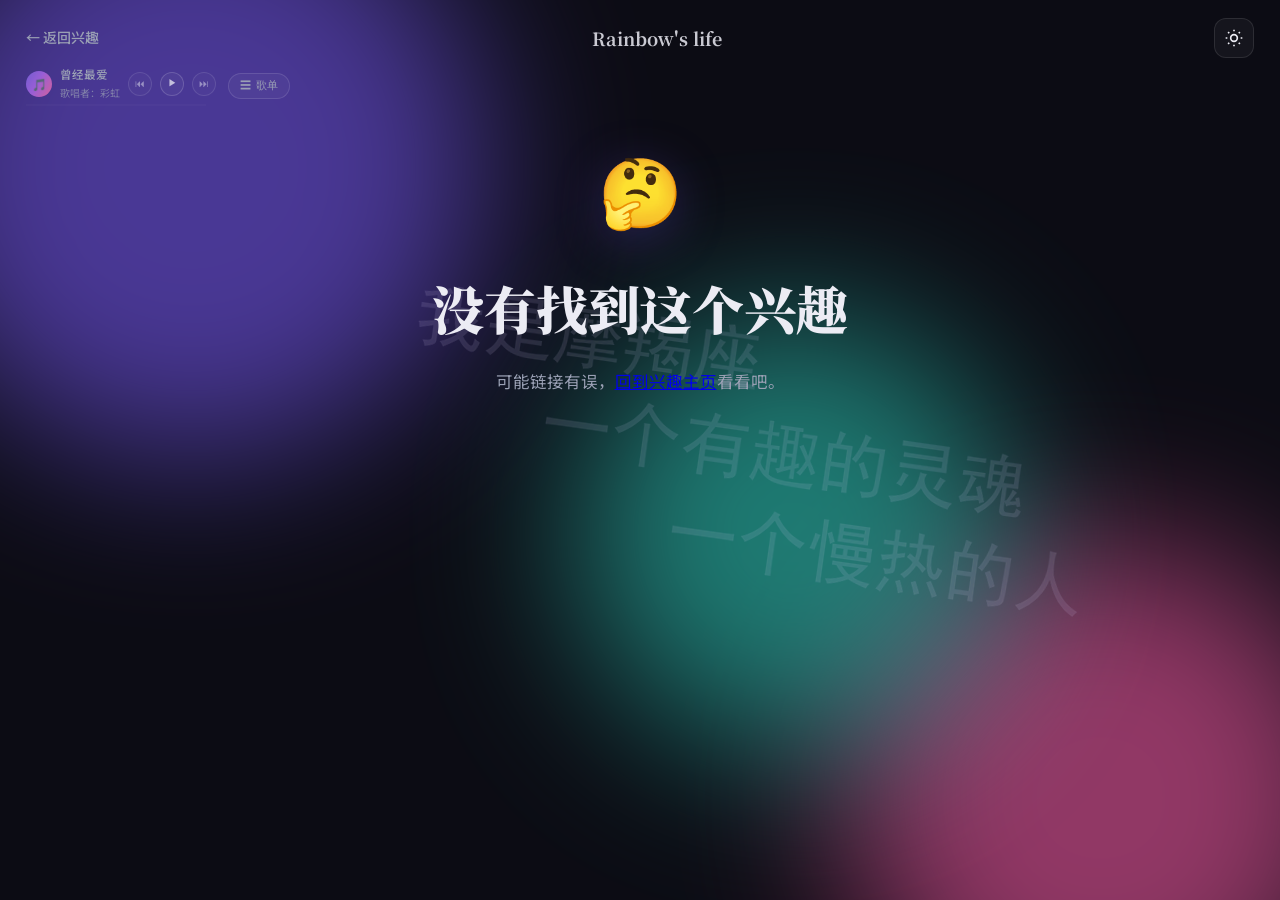
<file: personal-website/hobby.html>
<!DOCTYPE html>
<html lang="zh-CN" data-theme="dark">
<head>
  <meta charset="UTF-8" />
  <meta name="viewport" content="width=device-width, initial-scale=1.0" />
  <title>Rainbow's life</title>
  <meta name="description" content="Rainbow's life 的兴趣细分" />
  <link rel="preconnect" href="https://fonts.googleapis.com" />
  <link rel="preconnect" href="https://fonts.gstatic.com" crossorigin />
  <link href="https://fonts.googleapis.com/css2?family=Inter:wght@400;500;600;700;800&family=Noto+Serif+SC:wght@500;700;900&family=Noto+Sans+SC:wght@300;400;500;700&display=swap" rel="stylesheet" />
  <link rel="stylesheet" href="assets/css/style.css?v=12" />
</head>
<body class="subpage-body">
  <!-- 音乐播放器（全站常驻，跨页保持曲目与进度） -->
  <div class="music" id="musicBox">
    <audio id="bgMusic" src="assets/audio/01.mp3" muted preload="auto"></audio>
    <div class="music__row">
      <span class="music__disc" id="musicDisc">🎵</span>
      <div class="music__meta">
        <div class="music__title" id="musicTitle">曾经最爱</div>
        <div class="music__artist" id="musicArtist">歌唱者：彩虹</div>
      </div>
      <button class="music__btn music__btn--sm" id="musicPrev" type="button" aria-label="上一首">⏮</button>
      <button class="music__btn" id="musicToggle" type="button" aria-label="播放">▶</button>
      <button class="music__btn music__btn--sm" id="musicNext" type="button" aria-label="下一首">⏭</button>
    </div>
    <div class="music__playlist">
      <button class="music__list-btn" id="musicListBtn" type="button" aria-label="歌单" aria-expanded="false">☰ <span>歌单</span></button>
      <div class="music__list" id="musicList"></div>
    </div>
    <div class="music__bar"><span class="music__fill" id="musicFill"></span></div>
  </div>

  <!-- 流动渐变背景 -->
  <div class="aurora" aria-hidden="true">
    <span class="blob blob-1"></span>
    <span class="blob blob-2"></span>
    <span class="blob blob-3"></span>
  </div>
  <!-- 摩羯座 文字水印 -->
  <div class="watermark" aria-hidden="true"></div>

  <!-- 返回栏 -->
  <header class="backbar">
    <a href="index.html#hobbies" class="backbar__back">← 返回兴趣</a>
    <a href="index.html" class="backbar__brand">Rainbow's life</a>
    <button class="theme-toggle" id="themeToggle" aria-label="切换主题">
      <svg class="icon-sun" viewBox="0 0 24 24" width="20" height="20" fill="none" stroke="currentColor" stroke-width="2"><circle cx="12" cy="12" r="4"/><path d="M12 2v2M12 20v2M4.9 4.9l1.4 1.4M17.7 17.7l1.4 1.4M2 12h2M20 12h2M4.9 19.1l1.4-1.4M17.7 6.3l1.4-1.4"/></svg>
      <svg class="icon-moon" viewBox="0 0 24 24" width="20" height="20" fill="none" stroke="currentColor" stroke-width="2"><path d="M21 12.8A9 9 0 1 1 11.2 3 7 7 0 0 0 21 12.8z"/></svg>
    </button>
  </header>

  <main class="subpage">
    <!-- 内容由 assets/js/hobby.js 根据 ?h= 参数渲染 -->
    <div id="hobbyDetail"></div>
  </main>

  <script src="assets/js/data.js?v=12"></script>
  <script src="assets/js/hobby.js?v=12"></script>
  <script src="assets/js/music.js?v=12"></script>
</body>
</html>
</file>
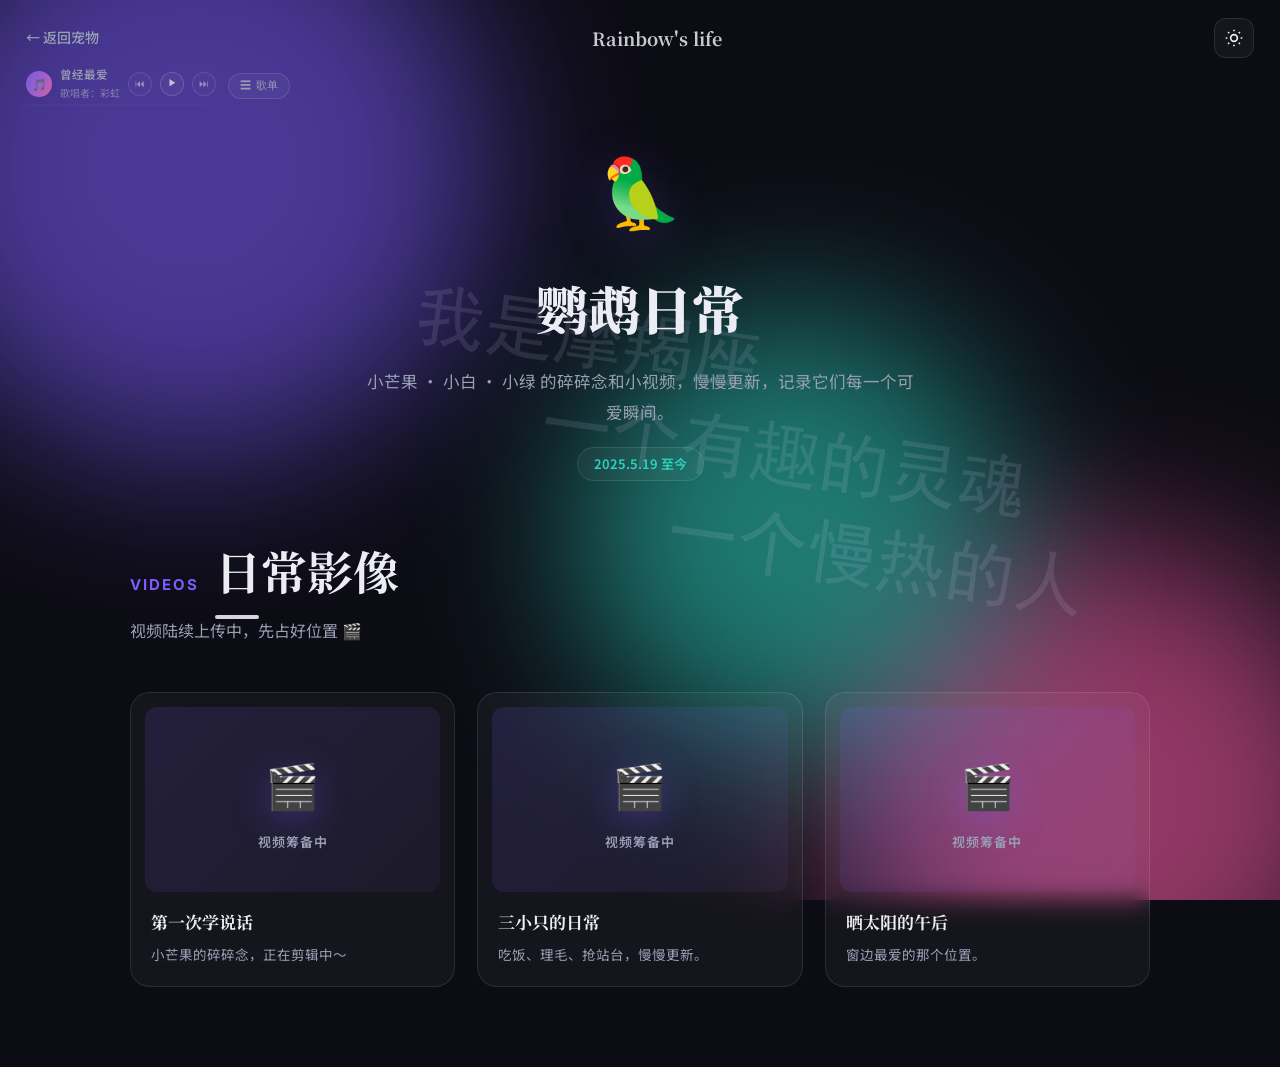
<file: personal-website/pet-daily.html>
<!DOCTYPE html>
<html lang="zh-CN" data-theme="dark">
<head>
  <meta charset="UTF-8" />
  <meta name="viewport" content="width=device-width, initial-scale=1.0" />
  <title>鹦鹉日常 · Rainbow's life</title>
  <meta name="description" content="小芒果、小白、小绿的日常视频" />
  <link rel="preconnect" href="https://fonts.googleapis.com" />
  <link rel="preconnect" href="https://fonts.gstatic.com" crossorigin />
  <link href="https://fonts.googleapis.com/css2?family=Inter:wght@400;500;600;700;800&family=Noto+Serif+SC:wght@500;700;900&family=Noto+Sans+SC:wght@300;400;500;700&display=swap" rel="stylesheet" />
  <link rel="stylesheet" href="assets/css/style.css?v=12" />
</head>
<body class="subpage-body">
  <!-- 音乐播放器（全站常驻，跨页保持曲目与进度） -->
  <div class="music" id="musicBox">
    <audio id="bgMusic" src="assets/audio/01.mp3" muted preload="auto"></audio>
    <div class="music__row">
      <span class="music__disc" id="musicDisc">🎵</span>
      <div class="music__meta">
        <div class="music__title" id="musicTitle">曾经最爱</div>
        <div class="music__artist" id="musicArtist">歌唱者：彩虹</div>
      </div>
      <button class="music__btn music__btn--sm" id="musicPrev" type="button" aria-label="上一首">⏮</button>
      <button class="music__btn" id="musicToggle" type="button" aria-label="播放">▶</button>
      <button class="music__btn music__btn--sm" id="musicNext" type="button" aria-label="下一首">⏭</button>
    </div>
    <div class="music__playlist">
      <button class="music__list-btn" id="musicListBtn" type="button" aria-label="歌单" aria-expanded="false">☰ <span>歌单</span></button>
      <div class="music__list" id="musicList"></div>
    </div>
    <div class="music__bar"><span class="music__fill" id="musicFill"></span></div>
  </div>

  <!-- 流动渐变背景 -->
  <div class="aurora" aria-hidden="true">
    <span class="blob blob-1"></span>
    <span class="blob blob-2"></span>
    <span class="blob blob-3"></span>
  </div>
  <!-- 摩羯座 文字水印 -->
  <div class="watermark" aria-hidden="true"></div>

  <!-- 返回栏 -->
  <header class="backbar">
    <a href="index.html#pets" class="backbar__back">← 返回宠物</a>
    <a href="index.html" class="backbar__brand">Rainbow's life</a>
    <button class="theme-toggle" id="themeToggle" aria-label="切换主题">
      <svg class="icon-sun" viewBox="0 0 24 24" width="20" height="20" fill="none" stroke="currentColor" stroke-width="2"><circle cx="12" cy="12" r="4"/><path d="M12 2v2M12 20v2M4.9 4.9l1.4 1.4M17.7 17.7l1.4 1.4M2 12h2M20 12h2M4.9 19.1l1.4-1.4M17.7 6.3l1.4-1.4"/></svg>
      <svg class="icon-moon" viewBox="0 0 24 24" width="20" height="20" fill="none" stroke="currentColor" stroke-width="2"><path d="M21 12.8A9 9 0 1 1 11.2 3 7 7 0 0 0 21 12.8z"/></svg>
    </button>
  </header>

  <main class="subpage">
    <!-- 顶部简介（静态） -->
    <section class="subhero">
      <div class="subhero__icon">🦜</div>
      <h1 class="subhero__title">鹦鹉日常</h1>
      <p class="subhero__desc">小芒果 · 小白 · 小绿 的碎碎念和小视频，慢慢更新，记录它们每一个可爱瞬间。</p>
      <span class="subhero__since">2025.5.19 至今</span>
    </section>

    <!-- 视频网格：由 assets/js/pet-daily.js 根据 PET_VIDEOS 渲染 -->
    <div class="section__head">
      <span class="section__index">VIDEOS</span>
      <h2 class="section__title">日常影像</h2>
      <p class="section__note">视频陆续上传中，先占好位置 🎬</p>
    </div>
    <div class="video-grid" id="videoGrid"></div>
  </main>

  <script src="assets/js/data.js?v=12"></script>
  <script src="assets/js/pet-daily.js?v=12"></script>
  <script src="assets/js/music.js?v=12"></script>
</body>
</html>
</file>
<file: assets/css/style.css>
/* ============================================================
   林屿 · 个人空间  —  设计系统
   ============================================================ */

:root {
  --bg: #0c0c14;
  --bg-soft: #11111c;
  --surface: rgba(255, 255, 255, 0.04);
  --surface-2: rgba(255, 255, 255, 0.07);
  --border: rgba(255, 255, 255, 0.10);
  --text: #ECECF4;
  --muted: #9aa0b4;
  --accent-1: #7c5cff;
  --accent-2: #ff5ca8;
  --accent-3: #2dd4bf;
  --grad: linear-gradient(120deg, #7c5cff 0%, #b15cff 45%, #ff5ca8 100%);
  /* 品牌名「Rainbow's life」的彩虹渐变：紫 → 玫红 → 琥珀 */
  --brand-grad: linear-gradient(100deg, #7c5cff 0%, #ec4899 48%, #f59e0b 100%);
  --shadow: 0 20px 60px -20px rgba(0, 0, 0, 0.6);
  --radius: 20px;
  --radius-sm: 14px;
  --maxw: 1080px;
  --sidebar-w: 220px;
  --sidebar-bg: rgba(20, 20, 32, 0.45);
  --ease: cubic-bezier(.22, 1, .36, 1);
}

html[data-theme="light"] {
  --bg: #f6f7fb;
  --bg-soft: #eef0f7;
  --surface: rgba(255, 255, 255, 0.7);
  --surface-2: rgba(255, 255, 255, 0.9);
  --border: rgba(20, 20, 50, 0.08);
  --text: #1a1a2b;
  --muted: #5b6072;
  --shadow: 0 20px 50px -22px rgba(60, 50, 120, 0.35);
  --sidebar-bg: rgba(242, 240, 250, 0.5);

  /* 浅色主题：侧栏选中/悬停态降调，与深色克制感保持一致（不突出） */
  --nav-active-bg: rgba(124, 92, 255, 0.08);
}
html[data-theme="light"] .sidebar__links a:hover,
html[data-theme="light"] .sidebar__links a.active {
  background: var(--nav-active-bg);
}
html[data-theme="light"] .sidebar__links a.active em {
  background-image: none;
  -webkit-text-fill-color: var(--accent-1);
  color: var(--accent-1);
}

* { margin: 0; padding: 0; box-sizing: border-box; }

html { scroll-behavior: smooth; }

body {
  font-family: -apple-system, BlinkMacSystemFont, "PingFang SC", "Hiragino Sans GB", "Microsoft YaHei", "Segoe UI", system-ui, sans-serif;
  background: var(--bg);
  color: var(--text);
  line-height: 1.7;
  overflow-x: hidden;
  -webkit-font-smoothing: antialiased;
  transition: background .5s var(--ease), color .5s var(--ease);
}

::selection { background: var(--accent-1); color: #fff; }

/* ---------- 流动渐变背景 ---------- */
.aurora {
  position: fixed; inset: 0; z-index: -1; overflow: hidden;
  background: var(--bg);
}
.blob {
  position: absolute; border-radius: 50%; filter: blur(80px); opacity: .55;
  animation: float 18s var(--ease) infinite alternate;
}
html[data-theme="light"] .blob { opacity: .35; }
.blob-1 { width: 46vw; height: 46vw; background: #7c5cff; top: -10vw; left: -8vw; }
.blob-2 { width: 40vw; height: 40vw; background: #ff5ca8; bottom: -12vw; right: -6vw; animation-delay: -6s; }
.blob-3 { width: 34vw; height: 34vw; background: #2dd4bf; top: 35vh; left: 45vw; animation-delay: -12s; }

/* 水印：摩羯座 斜排单份背景（只展示一份，不重复平铺） */
.watermark {
  position: fixed; inset: 0; z-index: 0; pointer-events: none; overflow: hidden;
  opacity: .12;
  background-repeat: no-repeat;
  /* 按右侧内容区宽度自适应，留 120px 安全边距，避免左边缘被侧栏遮罩切掉 */
  background-size: min(818px, calc(100vw - var(--sidebar-w) - 120px)) auto;
  /* 居中于右侧内容区（补偿左侧导航宽度） */
  background-position: calc(50% + var(--sidebar-w) / 2) center;
  background-image: url("../img/watermark-dark.webp?v=7");
  /* 左侧导航栏区域不显示水印：遮罩从侧栏宽度处开始淡入，避免生硬接缝 */
  -webkit-mask-image: linear-gradient(to right, transparent 0, transparent var(--sidebar-w), #000 calc(var(--sidebar-w) + 60px));
  mask-image: linear-gradient(to right, transparent 0, transparent var(--sidebar-w), #000 calc(var(--sidebar-w) + 60px));
}
html[data-theme="light"] .watermark {
  opacity: .1;
  background-image: url("../img/watermark-light.webp?v=7");
}
@keyframes float {
  0%   { transform: translate(0,0) scale(1); }
  50%  { transform: translate(6vw,-4vw) scale(1.15); }
  100% { transform: translate(-4vw,5vw) scale(.95); }
}

/* ---------- 主体内容（为左侧栏让位） ---------- */
.main { margin-left: var(--sidebar-w); position: relative; z-index: 1; }
/* 顶部通栏播放器会盖住内容，锚点与首屏为它让出高度 */
section[id], footer[id] { scroll-margin-top: 66px; }
.hero { padding-top: 56px; }

/* ---------- 移动端顶栏（桌面隐藏） ---------- */
.topbar { display: none; }

/* ---------- 左侧导航 ---------- */
.sidebar {
  position: fixed; top: 0; left: 0; bottom: 0; width: var(--sidebar-w); z-index: 50;
  display: flex; flex-direction: column;
  padding: 30px 16px 24px;
  background: transparent;
  border-right: 1px solid var(--border);
}
.sidebar__brand {
  display: block; font-family: "Songti SC", "STSong", "SimSun", Georgia, "Times New Roman", serif; font-weight: 900; font-size: 21px;
  letter-spacing: .4px; text-decoration: none; white-space: nowrap;
  padding: 0 4px; margin-bottom: 14px;
  /* 彩虹渐变字：紫色 → 玫红 → 琥珀，呼应站点名 */
  background: var(--brand-grad);
  -webkit-background-clip: text; background-clip: text;
  -webkit-text-fill-color: transparent; color: transparent;
  transition: filter .35s var(--ease), letter-spacing .35s var(--ease);
}
.sidebar__brand:hover { filter: brightness(1.18) saturate(1.1); letter-spacing: 1.2px; }
.sidebar__brand span { background: var(--grad); -webkit-background-clip: text; background-clip: text; color: transparent; }
/* 品牌下的小标语：渐变短线 + 一行副标，填补顶部留白 */
.sidebar__tagline {
  display: flex; align-items: center; gap: 9px;
  padding: 0 4px; margin: 0 0 30px;
  font-size: 11.5px; letter-spacing: 2.5px;
  color: var(--muted); opacity: .82;
}
.sidebar__tagline::before {
  content: ""; flex: 0 0 22px; width: 22px; height: 2px;
  border-radius: 1px; background: var(--brand-grad);
}

/* ---------- 音乐播放器（顶部极淡一行，与左侧栏标题齐平） ---------- */
.music {
  position: fixed; top: 0; left: var(--sidebar-w); right: 0; z-index: 60;
  height: 76px; display: flex; align-items: flex-start; gap: 12px;
  padding: 32px 24px 0;          /* 与 .sidebar 的 30px 顶部留白对齐 */
  background: transparent; border: 0;
  backdrop-filter: none; -webkit-backdrop-filter: none;
  box-shadow: none;
  pointer-events: none;          /* 透明区域不拦截下方内容的点击 */
  transition: opacity .25s var(--ease);
}
.music:hover { background: transparent; }
.music__row, .music__playlist, .music__bar { pointer-events: auto; }
.music__row { display: flex; align-items: center; gap: 8px; flex: 0 0 auto; margin-right: 0; }
.music__disc {
  width: 26px; height: 26px; flex: 0 0 26px; border-radius: 50%;
  display: grid; place-items: center; font-size: 12px;
  background: var(--grad); color: #fff; cursor: pointer; opacity: .8;
  box-shadow: none;
}
.music.playing .music__disc { animation: discSpin 6s linear infinite; opacity: 1; }
@keyframes discSpin { to { transform: rotate(360deg); } }
.music__meta { flex: 0 1 auto; min-width: 0; max-width: 132px; }
.music__title {
  font-size: 11.5px; font-weight: 500; color: var(--muted); line-height: 1.35;
  white-space: nowrap; overflow: hidden; text-overflow: ellipsis;
}
.music__artist { font-size: 10px; color: var(--muted); opacity: .7; margin-top: 1px; }
.music__artist:empty { display: none; }
.music__btn {
  width: 24px; height: 24px; flex: 0 0 24px; border-radius: 50%;
  border: 1px solid rgba(255, 255, 255, .22);
  background: rgba(255, 255, 255, .05);
  color: var(--text); opacity: .75;
  font-size: 9px; line-height: 1; cursor: pointer;
  display: grid; place-items: center; transition: all .3s var(--ease);
}
.music__btn:hover { background: var(--grad); color: #fff; border-color: transparent; opacity: 1; transform: scale(1.08); }
/* 上一首 / 下一首：与主播放键同尺寸，默认更淡，hover 才提亮 */
.music__btn--sm { opacity: .5; font-size: 10px; }
.music__btn--sm:hover { opacity: 1; }
.music__bar {
  position: absolute; left: 24px; top: 68px; width: 180px; height: 2px;
  background: rgba(255, 255, 255, .07); overflow: hidden; cursor: pointer;
}
.music__fill {
  display: block; height: 100%; width: 0;
  background: var(--grad); opacity: .7;
  transition: width .25s linear;
}

/* 控件整体靠左、紧凑排列，与左侧栏标题处于同一水平线 */
.music__row { margin-right: 0; }

/* 音频未就位时的降级状态（只轻微降饱和，不灰化） */
.music--empty .music__disc { filter: saturate(.75); opacity: .9; animation: none; }
.music--empty .music__title { color: var(--muted); font-weight: 500; }
.music--empty .music__bar { opacity: .35; cursor: default; }

/* 歌单下拉：点「歌单」按钮或 hover 展开，避免整条通栏 hover 误触发 */
.music__playlist { position: relative; flex: 0 0 auto; }
.music__list-btn {
  display: inline-flex; align-items: center; gap: 5px;
  padding: 5px 11px; border-radius: 999px;
  border: 1px solid rgba(255, 255, 255, .12);
  background: rgba(255, 255, 255, .035); color: var(--muted);
  font-size: 11px; line-height: 1.2; cursor: pointer;
  transition: border-color .25s, background .25s, color .25s;
}
.music__list-btn:hover { border-color: var(--accent-1); background: rgba(124, 92, 255, .16); color: var(--text); }
.music__list {
  position: absolute; top: calc(100% + 10px); left: 0; width: 240px;
  padding: 6px; border-radius: 14px;
  background: rgba(24, 20, 44, .9);
  border: 1px solid transparent;
  backdrop-filter: blur(18px); -webkit-backdrop-filter: blur(18px);
  box-shadow: 0 20px 50px -24px rgba(0, 0, 0, .8);
  max-height: 0; opacity: 0; visibility: hidden; overflow: hidden;
  transition: max-height .38s var(--ease), opacity .28s var(--ease), visibility .28s, border-color .28s;
}
.music__playlist:hover .music__list,
.music__playlist:focus-within .music__list,
.music--open .music__list {
  max-height: 260px; opacity: 1; visibility: visible;
  border-color: rgba(255, 255, 255, .14);
}
.music__item {
  display: flex; align-items: center; gap: 8px;
  padding: 7px 9px; border-radius: 8px;
  font-size: 12px; line-height: 1.3; color: var(--muted);
  cursor: pointer; transition: background .25s, color .25s;
}
.music__item + .music__item { margin-top: 2px; }
.music__item:hover { background: var(--surface); color: var(--text); }
.music__item.on { color: var(--accent-1); font-weight: 600; background: rgba(124, 92, 255, .12); }
.music__item-idx {
  flex: 0 0 16px; text-align: center;
  font-family: system-ui, -apple-system, "Helvetica Neue", Arial, sans-serif; font-size: 10px; opacity: .65;
}
.music__item-name {
  flex: 1; min-width: 0;
  white-space: nowrap; overflow: hidden; text-overflow: ellipsis;
}
.music__item-artist {
  flex: 0 1 auto; max-width: 42%;
  font-size: 10px; opacity: .55;
  white-space: nowrap; overflow: hidden; text-overflow: ellipsis;
}
.music__item.on .music__item-idx::before { content: "▶"; font-size: 8px; }
.music__item.on .music__item-idx { font-size: 0; opacity: 1; }

html[data-theme="light"] .music__list { background: rgba(255, 255, 255, .95); }
html[data-theme="light"] .music__list-btn { background: rgba(20, 20, 50, .03); border-color: rgba(20, 20, 50, .1); }
html[data-theme="light"] .music__btn { border-color: rgba(20, 20, 50, .16); background: rgba(20, 20, 50, .03); }
html[data-theme="light"] .music__bar { background: rgba(20, 20, 50, .07); }

/* 移动端：同样透明，贴在顶栏下方，与顶栏品牌同一水平带 */
@media (max-width: 640px) {
  .music {
    left: 0; right: 0; top: 58px; height: 44px;
    gap: 8px; padding: 0 12px; z-index: 35;
    align-items: center;
    /* 手机端：给播放器一个看得见的半透明底，否则用户不知道它在哪、也不会去点 */
    background: rgba(20, 18, 36, .55);
    -webkit-backdrop-filter: blur(8px); backdrop-filter: blur(8px);
    border-radius: 0 0 12px 12px;
    opacity: 1;
  }
  .music__title, .music__artist { color: #ececf4; opacity: .92; }
  .music__btn, .music__btn--sm { opacity: .9; border-color: rgba(255, 255, 255, .35); }
  .music__row { flex: 0 1 auto; gap: 6px; }
  .music__disc { width: 24px; height: 24px; flex: 0 0 24px; font-size: 11px; }
  .music__meta { max-width: 110px; flex: 0 1 110px; }
  .music__artist { display: none; }
  .music__title { font-size: 11px; }
  .music__btn { width: 22px; height: 22px; flex: 0 0 22px; }
  .music__list-btn { padding: 4px 9px; font-size: 11px; }
  .music__list-btn span { display: none; }
  .music__list { width: min(240px, calc(100vw - 24px)); }
  .music__bar { left: 12px; right: 12px; top: auto; bottom: 0; width: auto; }

  /* 抽屉打开时先隐藏，避免露在抽屉右侧（visibility 让子控件也不可点） */
  body.nav-open .music { opacity: 0; visibility: hidden; }
}
/* 极窄屏（≤340px）收窄左侧信息区，保证播放按钮与歌单入口不被挤出 */
@media (max-width: 340px) {
  .music__meta { max-width: 84px; flex-basis: 84px; }
}

.sidebar__links { display: flex; flex-direction: column; gap: 20px; }
.sidebar__links a {
  position: relative; display: flex; align-items: center; gap: 14px;
  color: var(--nav-color, var(--muted));
  opacity: .82;
  text-decoration: none; font-size: 22px; font-weight: 500;
  letter-spacing: 2px; white-space: nowrap;
  padding: 12px 14px; border-radius: 12px;
  transition: color .3s, background .3s, opacity .3s;
  overflow: hidden;
}
/* 导航项配色：与右侧对应模块标题一致 */
.sidebar__links a[href="#about"]   { --nav-color: #7c5cff; }
.sidebar__links a[href="#work"]    { --nav-color: #14b8a6; }
.sidebar__links a[href="#hobbies"] { --nav-color: #ec4899; }
.sidebar__links a[href="#pets"]    { --nav-color: #f59e0b; }
.sidebar__links a[href="#contact"] { --nav-color: #a855f7; }

.sidebar__links a em {
  font-style: normal; font-family: system-ui, -apple-system, "Helvetica Neue", Arial, sans-serif; font-size: 12px; font-weight: 700;
  letter-spacing: 1px; color: var(--muted); opacity: .6; transition: all .3s;
}
.sidebar__links a::before {
  content: ""; position: absolute; left: 0; top: 22%; bottom: 22%; width: 3px; border-radius: 0 3px 3px 0;
  background: var(--nav-color, var(--grad)); transform: scaleY(0); transform-origin: center; transition: transform .35s var(--ease);
}
.sidebar__links a:hover { color: var(--nav-color, var(--text)); opacity: 1; background: var(--surface); }
.sidebar__links a.active { color: var(--nav-color, var(--text)); opacity: 1; background: var(--surface); }
.sidebar__links a.active::before { transform: scaleY(1); }
.sidebar__links a.active em { opacity: 1; -webkit-background-clip: text; background-clip: text; -webkit-text-fill-color: transparent; background-image: var(--grad); color: transparent; }

/* 导航项图标：放在文字前面，清晰醒目 */
.sidebar__links a::after {
  content: "";
  order: -1;                 /* flex 排序到文字之前 */
  margin-left: 0;
  font-size: 17px; line-height: 1;
  opacity: 1;
  filter: saturate(1.15) contrast(1.05) drop-shadow(0 1px 3px rgba(0, 0, 0, .45));
  transition: transform .35s var(--ease);
}
.sidebar__links a[href="#about"]::after   { content: "👤"; }
.sidebar__links a[href="#work"]::after    { content: "💼"; }
.sidebar__links a[href="#hobbies"]::after { content: "🎨"; }
.sidebar__links a[href="#pets"]::after    { content: "🦜"; }
.sidebar__links a[href="#contact"]::after { content: "💌"; }
.sidebar__links a:hover::after,
.sidebar__links a.active::after { transform: scale(1.12); }
.sidebar__foot { margin-top: auto; padding-top: 20px; border-top: 1px solid var(--border); }
.sidebar__foot .theme-toggle {
  width: 100%; height: 44px; justify-content: flex-start; display: flex; align-items: center;
  gap: 10px; padding: 0 14px;
}
.sidebar__foot-label { font-size: 14px; font-weight: 500; color: var(--muted); white-space: nowrap; }
.theme-toggle {
  width: 40px; height: 40px; border-radius: 12px; border: 1px solid var(--border);
  background: var(--surface); color: var(--text); cursor: pointer;
  display: grid; place-items: center; transition: all .3s;
}
.theme-toggle:hover { transform: translateY(-2px); border-color: var(--accent-1); }
.theme-toggle .icon-moon { display: none; }
html[data-theme="light"] .theme-toggle .icon-sun { display: none; }
html[data-theme="light"] .theme-toggle .icon-moon { display: block; }
.topbar__burger { display: none; flex-direction: column; gap: 5px; background: none; border: 0; cursor: pointer; }
.topbar__burger span { width: 24px; height: 2px; background: var(--text); transition: .3s; }

/* ---------- Hero ---------- */
.hero {
  min-height: 100vh; display: flex; flex-direction: column; align-items: center; justify-content: center;
  text-align: center; padding: 56px 20px 0; position: relative;
}
.hero__inner { max-width: 760px; }
.hero__eyebrow {
  font-family: system-ui, -apple-system, "Helvetica Neue", Arial, sans-serif; letter-spacing: .4em; font-size: 13px;
  color: var(--accent-2); font-weight: 600; margin-bottom: 18px;
}
.hero__title {
  font-family: "Songti SC", "STSong", "SimSun", Georgia, "Times New Roman", serif; font-weight: 900;
  font-size: clamp(64px, 14vw, 150px); line-height: 1; letter-spacing: 4px;
  background: var(--grad); -webkit-background-clip: text; background-clip: text; color: transparent;
  margin-bottom: 22px;
}
.hero__sub {
  font-family: "Songti SC", "STSong", "SimSun", Georgia, "Times New Roman", serif; font-size: clamp(20px, 3.4vw, 30px);
  font-weight: 500; min-height: 1.4em; color: var(--text);
}
/* 打字机文字：每个短语不同颜色，切换时平滑过渡 */
.hero__sub #typed {
  color: var(--accent-1);
  text-shadow: 0 0 28px rgba(124, 92, 255, .28);
  transition: color .45s var(--ease), text-shadow .45s var(--ease);
}
.hero__desc { color: var(--muted); font-size: 17px; line-height: 1.9; max-width: 540px; margin: 22px auto 36px; }
.hero__cta { display: flex; gap: 16px; justify-content: center; flex-wrap: wrap; }
.btn {
  padding: 14px 30px; border-radius: 999px; font-weight: 600; font-size: 15px;
  text-decoration: none; transition: all .3s var(--ease); cursor: pointer; border: 1px solid transparent;
}
.btn--primary { background: var(--grad); color: #fff; box-shadow: 0 14px 30px -10px rgba(124,92,255,.6); }
.btn--primary:hover { transform: translateY(-3px); box-shadow: 0 20px 40px -12px rgba(124,92,255,.7); }
.btn--ghost { background: var(--surface); color: var(--text); border-color: var(--border); }
.btn--ghost:hover { transform: translateY(-3px); border-color: var(--accent-1); }
.hero__scroll { position: absolute; bottom: 36px; left: 50%; transform: translateX(-50%); }
.mouse { width: 26px; height: 42px; border: 2px solid var(--muted); border-radius: 14px; display: block; position: relative; }
.wheel { position: absolute; top: 8px; left: 50%; transform: translateX(-50%); width: 4px; height: 8px; background: var(--accent-1); border-radius: 2px; animation: scroll 1.6s var(--ease) infinite; }
@keyframes scroll { 0% { opacity: 0; top: 8px; } 40% { opacity: 1; } 100% { opacity: 0; top: 22px; } }

/* ---------- 通用 section ---------- */
.section { max-width: var(--maxw); margin: 0 auto; padding: clamp(46px, 7vw, 84px) clamp(20px, 5vw, 40px); }
.section__head { display: flex; align-items: baseline; gap: 16px; margin-bottom: 48px; flex-wrap: wrap; }
.section__index { font-family: system-ui, -apple-system, "Helvetica Neue", Arial, sans-serif; font-size: 15px; font-weight: 700; color: var(--accent-1); letter-spacing: 2px; }
.section__title { position: relative; font-family: "Songti SC", "STSong", "SimSun", Georgia, "Times New Roman", serif; font-size: clamp(30px, 5vw, 46px); font-weight: 700; }
/* 标题下方一条与标题同色的短装饰线，各模块颜色不同 */
.section__title::after {
  content: ""; position: absolute; left: 0; bottom: -10px;
  width: 44px; height: 4px; border-radius: 2px;
  background: currentColor; opacity: .9;
}
.section__note { color: var(--muted); width: 100%; margin-top: -8px; }

/* 各模块标题不同配色（字体样式按模块区分） */
#about .section__title {
  color: #7c5cff;
}
#work .section__title {
  color: #14b8a6;
  letter-spacing: 1px;
}
#hobbies .section__title {
  color: #ec4899;
  letter-spacing: 3px;
}
#pets .section__title {
  color: #f59e0b;
  letter-spacing: 2px;
}
#journal .section__title {
  color: #a855f7;
}
#contact .footer__title {
  background: linear-gradient(120deg, #7c5cff, #ec4899 55%, #f59e0b);
  -webkit-background-clip: text; background-clip: text; color: transparent;
}

/* ---------- 关于 ---------- */
.about { display: grid; grid-template-columns: 1fr 1.4fr; gap: 48px; align-items: center; }
/* 关于我：正文段落加左侧紫色引导线，关键词荧光高亮 */
.about__text p {
  color: var(--muted); margin-bottom: 20px; font-size: 16.5px;
  line-height: 1.95; text-indent: 2em;
  padding-left: 16px; border-left: 2px solid rgba(124, 92, 255, .32);
  transition: border-color .35s var(--ease), color .35s var(--ease);
}
.about__text p:hover { border-left-color: #7c5cff; }
.about__text strong {
  color: #7c5cff; font-weight: 700;
  background: linear-gradient(180deg, transparent 60%, rgba(124, 92, 255, .22) 60%);
  padding: 0 2px; border-radius: 2px;
}
.about__stats { display: grid; grid-template-columns: 1fr 1fr; gap: 16px; }
.stat {
  position: relative; overflow: hidden;
  background: var(--surface); border: 1px solid var(--border); border-radius: var(--radius-sm);
  padding: 22px; text-align: center; backdrop-filter: blur(12px);
  transition: all .4s var(--ease); cursor: default;
}
.stat::after {
  content: ""; position: absolute; inset: 0; background: var(--grad); opacity: 0; transition: opacity .4s; z-index: 0;
}
.stat:hover { transform: translateY(-6px); border-color: var(--accent-1); }
.stat:hover::after { opacity: .12; }
.stat > * { position: relative; z-index: 1; }
.stat__num { display: block; font-family: "Songti SC", "STSong", "SimSun", Georgia, "Times New Roman", serif; font-size: 38px; font-weight: 900; background: linear-gradient(120deg, #7c5cff 0%, #9d6bff 100%); -webkit-background-clip: text; background-clip: text; color: transparent; }
.stat__label { color: var(--muted); font-size: 13px; }

/* ---------- 工作经历总结 ---------- */
.work-summary {
  background: var(--surface); border: 1px solid var(--border); border-radius: var(--radius);
  padding: 30px 34px; backdrop-filter: blur(12px);
}
/* 工作经历：正文段落加左侧青色引导线，关键词荧光高亮 */
.work-summary p {
  color: var(--muted); font-size: 16.5px; line-height: 1.95; text-indent: 2em;
  padding-left: 16px; border-left: 2px solid rgba(20, 184, 166, .32);
  margin-bottom: 18px;
  transition: border-color .35s var(--ease);
}
.work-summary p:last-of-type { margin-bottom: 0; }
.work-summary p:hover { border-left-color: #14b8a6; }
.work-summary strong {
  color: #14b8a6; font-weight: 700;
  background: linear-gradient(180deg, transparent 60%, rgba(20, 184, 166, .22) 60%);
  padding: 0 2px; border-radius: 2px;
}
.work-summary__tags { margin-top: 20px; display: flex; flex-wrap: wrap; gap: 10px; }

/* ---------- 标签 ---------- */
.tag { font-size: 12px; padding: 4px 12px; border-radius: 999px; background: var(--surface-2); border: 1px solid var(--border); color: var(--text); }

/* ---------- 兴趣网格 ---------- */
.hobby-grid { display: grid; grid-template-columns: repeat(4, minmax(0, 1fr)); gap: 14px; }
.hobby {
  display: block; color: inherit; text-decoration: none; cursor: pointer;
  background: var(--surface); border: 1px solid var(--border); border-radius: var(--radius);
  padding: 20px; backdrop-filter: blur(12px); transition: all .4s var(--ease); position: relative; overflow: hidden;
}
.hobby::after {
  content: ""; position: absolute; inset: 0; background: var(--grad); opacity: 0; transition: opacity .4s; z-index: 0;
}
.hobby:hover { transform: translateY(-8px); border-color: var(--accent-1); }
.hobby:hover::after { opacity: .12; }
.hobby > * { position: relative; z-index: 1; }
.hobby__head { display: flex; align-items: center; flex-wrap: wrap; gap: 10px; margin-bottom: 12px; }
.hobby__icon { font-size: 30px; line-height: 1; }
.hobby__title { font-family: "Songti SC", "STSong", "SimSun", Georgia, "Times New Roman", serif; font-size: 19px; font-weight: 700; }
.hobby__desc { color: var(--muted); font-size: 14px; }
.hobby__go {
  margin-left: auto; white-space: nowrap;
  font-size: 13px; font-weight: 600; color: var(--accent-1);
  transition: transform .35s var(--ease);
}
.hobby:hover .hobby__go { transform: translateX(4px); }
/* 中等屏：4 列过窄时回退 2 列 */
@media (max-width: 1100px) {
  .hobby-grid { grid-template-columns: repeat(2, minmax(0, 1fr)); }
}
@media (max-width: 640px) {
  .hobby-grid { grid-template-columns: 1fr; }
}

/* ---------- 兴趣子页面 ---------- */
.backbar {
  position: fixed; top: 0; left: 0; right: 0; z-index: 50;
  display: flex; align-items: center; justify-content: space-between;
  padding: 18px 26px; gap: 14px;
}
.backbar__back { color: var(--muted); text-decoration: none; font-size: 14px; font-weight: 500; transition: color .3s; }
.backbar__back:hover { color: var(--text); }
.backbar__brand { font-family: "Songti SC", "STSong", "SimSun", Georgia, "Times New Roman", serif; font-size: 18px; font-weight: 700; color: var(--text); text-decoration: none; opacity: .85; }
.backbar__brand span { background: var(--grad); -webkit-background-clip: text; background-clip: text; color: transparent; }

/* 子页面没有侧栏：播放器贴在返回栏下方一行，保持同样的轻透明感 */
.subpage-body .music {
  left: 0; top: 62px; height: 44px;
  padding: 0 26px; align-items: center;
}
.subpage-body .music__bar { left: 26px; top: auto; bottom: 0; width: 180px; }
@media (max-width: 640px) {
  .subpage-body .music { top: 58px; padding: 0 12px; }
  .subpage-body .music__bar { left: 12px; width: 160px; }
}

.subpage {
  max-width: var(--maxw); margin: 0 auto; padding: 110px 30px 80px; position: relative; z-index: 1;
}
.subhero { text-align: center; padding: 20px 0 50px; }
.subhero__icon { font-size: 68px; display: block; margin-bottom: 18px; filter: drop-shadow(0 10px 24px rgba(124, 92, 255, .25)); }
.subhero__title { font-family: "Songti SC", "STSong", "SimSun", Georgia, "Times New Roman", serif; font-size: clamp(34px, 6vw, 52px); font-weight: 900; margin-bottom: 14px; }
.subhero__desc { color: var(--muted); font-size: 16.5px; line-height: 1.9; max-width: 560px; margin: 0 auto; }
.subhero__since { display: inline-block; margin-top: 18px; font-size: 13px; color: var(--accent-3); font-weight: 600; padding: 5px 16px; border: 1px solid var(--border); border-radius: 999px; background: var(--surface); }

.subitems { display: flex; flex-direction: column; align-items: flex-start; gap: 18px; }
.subitem {
  flex: 0 0 auto;
  width: 100%;
  max-width: 480px;
  background: var(--surface); border: 1px solid var(--border); border-radius: var(--radius);
  padding: 24px; backdrop-filter: blur(12px); transition: all .4s var(--ease); position: relative; overflow: hidden;
}
.subitem::after {
  content: ""; position: absolute; inset: 0; background: var(--grad); opacity: 0; transition: opacity .4s; z-index: 0;
}
.subitem:hover { transform: translateY(-6px); border-color: var(--accent-1); }
.subitem:hover::after { opacity: .12; }
.subitem > * { position: relative; z-index: 1; }
.subitem__icon { font-size: 30px; display: block; margin-bottom: 12px; }
.subitem__name { font-family: "Songti SC", "STSong", "SimSun", Georgia, "Times New Roman", serif; font-size: 18px; font-weight: 700; margin-bottom: 6px; }
.subitem__note { color: var(--muted); font-size: 13.5px; line-height: 1.7; }
.subitem__link {
  display: inline-block; margin-top: 16px; padding: 8px 18px;
  font-size: 12.5px; text-decoration: none; border-radius: 999px;
  color: var(--accent-1, #7c5cff); border: 1px solid currentColor;
  transition: transform .3s var(--ease), opacity .3s;
}
.subitem__link:hover { transform: translateY(-2px); opacity: .85; }
.subitem__link--soon { color: var(--muted); opacity: .75; cursor: default; pointer-events: none; }
.subitem__link--soon:hover { transform: none; }

/* ---------- 我的宠物 ---------- */
.pet-grid { display: grid; grid-template-columns: repeat(auto-fill, minmax(300px, 1fr)); gap: 18px; }
.pet {
  background: var(--surface); border: 1px solid var(--border); border-radius: var(--radius);
  padding: 32px; backdrop-filter: blur(12px); position: relative; overflow: hidden;
  transition: all .4s var(--ease);
}
.pet::after {
  content: ""; position: absolute; inset: 0; background: var(--grad); opacity: 0; transition: opacity .4s; z-index: 0;
}
.pet:hover { transform: translateY(-8px); border-color: var(--accent-1); }
.pet:hover::after { opacity: .12; }
.pet > * { position: relative; z-index: 1; }
.pet__emoji { font-size: 56px; display: inline-block; line-height: 1; filter: drop-shadow(0 10px 24px rgba(124, 92, 255, .25)); }
.pet__topline { display: flex; align-items: center; gap: 16px; margin-bottom: 16px; }
.pet__meta { display: flex; align-items: center; gap: 12px; margin-bottom: 14px; flex-wrap: wrap; }
.pet__species { font-size: 13px; color: var(--accent-1); font-weight: 600; padding: 3px 12px; border: 1px solid var(--accent-1); border-radius: 999px; }
.pet__since { font-size: 12px; color: var(--accent-3); font-weight: 600; }
.pet__daily {
  display: inline-block; padding: 5px 16px; border-radius: 999px;
  font-size: 12.5px; font-weight: 600; text-decoration: none;
  color: var(--accent-1); border: 1px solid var(--accent-1);
  background: rgba(124, 92, 255, .08);
  transition: all .3s var(--ease);
}
.pet__daily:hover { background: var(--grad); color: #fff; border-color: transparent; transform: translateY(-2px); }
.pet__desc { color: var(--muted); font-size: 15px; line-height: 1.9; }
.pet__traits { margin-top: 18px; display: flex; flex-wrap: wrap; gap: 8px; }

/* 宠物卡：顶部信息横排 + 中间照片 + 底部文字标签（纵向堆叠） */
.pet--wide { grid-column: 1 / -1; display: flex; flex-direction: column; gap: 22px; align-items: stretch; }
.pet__head { display: flex; flex-wrap: wrap; align-items: center; justify-content: space-between; gap: 14px; }
.pet__photos { display: flex; gap: 12px; align-items: flex-end; width: 100%; }
.pet__foot { display: flex; flex-wrap: wrap; align-items: center; justify-content: space-between; gap: 14px; }
.pet__foot .pet__desc { flex: 1 1 320px; margin: 0; }
.pet__foot .pet__traits { margin-top: 0; justify-content: flex-end; }
.pet__photo { margin: 0; text-align: center; flex: 1 1 0; min-width: 0; }
.pet__photo img {
  width: 100%; max-width: 190px; height: 250px; object-fit: cover;
  border-radius: 14px; border: 1px solid var(--border);
  box-shadow: 0 10px 24px -12px rgba(0, 0, 0, .35);
}
.pet__photo figcaption {
  margin-top: 10px; font-family: "Songti SC", "STSong", "SimSun", Georgia, "Times New Roman", serif;
  font-size: 16px; font-weight: 700; color: var(--text);
}
@media (max-width: 640px) {
  .pet--wide { gap: 18px; }
  .pet__head { flex-direction: column; align-items: flex-start; }
  .pet__foot { flex-direction: column; align-items: flex-start; }
  .pet__foot .pet__traits { justify-content: flex-start; }
  .pet__photos { gap: 10px; width: 100%; }
  /* 关键：让每个 figure 均分容器宽度，图片再撑满 figure，避免百分比循环依赖 */
  .pet__photo { flex: 1 1 0; min-width: 0; }
  .pet__photo img { width: 100%; height: 150px; }
  .pet__photo figcaption { font-size: 13px; margin-top: 6px; }
}

/* ---------- 鹦鹉日常子页：视频网格 ---------- */
.video-grid { display: grid; grid-template-columns: repeat(auto-fill, minmax(300px, 1fr)); gap: 22px; }
.video-card {
  background: var(--surface); border: 1px solid var(--border); border-radius: var(--radius);
  padding: 14px; backdrop-filter: blur(12px); transition: all .4s var(--ease);
  position: relative; overflow: hidden;
}
.video-card:hover { transform: translateY(-6px); border-color: var(--accent-1); }
.video-card__media {
  aspect-ratio: 16 / 10; border-radius: 12px; overflow: hidden;
  background: linear-gradient(135deg, rgba(124, 92, 255, .14), rgba(157, 107, 255, .06));
}
.video-card__media video { width: 100%; height: 100%; display: block; object-fit: cover; background: #000; }
.video-card__placeholder {
  width: 100%; height: 100%; display: flex; flex-direction: column;
  align-items: center; justify-content: center; gap: 10px;
}
.video-card__cam { font-size: 44px; filter: drop-shadow(0 8px 18px rgba(124, 92, 255, .3)); }
.video-card__soon { font-size: 13px; font-weight: 600; color: var(--muted); letter-spacing: 1px; }
.video-card__info { padding: 16px 6px 6px; }
.video-card__title { font-family: "Songti SC", "STSong", "SimSun", Georgia, "Times New Roman", serif; font-size: 17px; font-weight: 700; margin-bottom: 6px; }
.video-card__desc { color: var(--muted); font-size: 13.5px; line-height: 1.7; }
.video-empty {
  grid-column: 1 / -1; text-align: center; color: var(--muted);
  font-size: 15px; padding: 60px 20px; border: 1px dashed var(--border); border-radius: var(--radius);
}
.video-empty code { color: var(--accent-1); font-family: ui-monospace, "SF Mono", Consolas, monospace; }
@media (max-width: 640px) {
  .video-grid { grid-template-columns: 1fr; }
}

/* ---------- 日常记录 ---------- */
.journal { display: flex; flex-direction: column; gap: 22px; }
.j-entry {
  background: var(--surface); border: 1px solid var(--border); border-radius: var(--radius);
  padding: 24px 26px; backdrop-filter: blur(12px); transition: all .4s var(--ease);
  display: grid; grid-template-columns: 130px 1fr; gap: 22px;
}
.j-entry:hover { transform: translateY(-4px); box-shadow: var(--shadow); border-color: var(--accent-2); }
.j-date { font-family: "Songti SC", "STSong", "SimSun", Georgia, "Times New Roman", serif; }
.j-date .d { font-size: 34px; font-weight: 900; line-height: 1; }
.j-date .m { color: var(--accent-2); font-size: 13px; font-weight: 600; margin-top: 4px; }
.j-mood { font-size: 15px; color: var(--muted); margin-top: 8px; }
.j-body h3 { font-family: "Songti SC", "STSong", "SimSun", Georgia, "Times New Roman", serif; font-size: 19px; font-weight: 700; margin-bottom: 8px; }
.j-body p { color: var(--muted); font-size: 15px; }
.j-body .tl-tags { margin-top: 12px; }
.j-body .tag { background: transparent; border-color: var(--accent-1); color: var(--accent-1); }
.j-actions { display: flex; gap: 10px; margin-top: 16px; }
body:not(.is-owner) .j-actions { display: none !important; }
.j-btn {
  padding: 6px 16px; border-radius: 999px; cursor: pointer;
  font-size: 13px; font-weight: 500; font-family: inherit;
  background: transparent; border: 1px solid var(--border); color: var(--muted);
  transition: all .3s var(--ease);
}
.j-btn:hover { border-color: var(--accent-1); color: var(--accent-1); background: rgba(124, 92, 255, .08); transform: translateY(-1px); }
.j-btn--danger:hover { border-color: #e5484d; color: #e5484d; background: rgba(229, 72, 77, .08); }

/* 新增记录按钮：放在 section 标题行右侧 */
.journal-add {
  margin-left: auto; padding: 10px 22px; border-radius: 999px;
  background: var(--grad); color: #fff; border: 0; cursor: pointer;
  font-size: 14px; font-weight: 600; font-family: inherit;
  box-shadow: 0 10px 24px -10px rgba(124, 92, 255, .55);
  transition: transform .3s var(--ease), box-shadow .3s var(--ease);
  align-self: center;
}
.journal-add:hover { transform: translateY(-2px); box-shadow: 0 16px 30px -10px rgba(124, 92, 255, .65); }

/* 站长工具条：默认完全隐藏，只有登录站长后（body.is-owner）才显示 */
.journal-tools { display: none; align-items: center; gap: 10px; flex-wrap: wrap; margin-left: auto; align-self: center; }
body.is-owner .journal-tools { display: flex; }
.journal-owner-badge {
  font-size: 12px; padding: 5px 12px; border-radius: 999px;
  color: #ffd9a0; background: rgba(255, 176, 66, .14);
  border: 1px solid rgba(255, 176, 66, .35); white-space: nowrap;
}
.journal-add--ghost {
  background: transparent; color: var(--text);
  border: 1px solid rgba(255, 255, 255, .22); box-shadow: none;
}
.journal-add--ghost:hover { transform: translateY(-2px); border-color: var(--accent-1); color: var(--accent-1); box-shadow: none; }
html[data-theme="light"] .journal-add--ghost { border-color: rgba(20, 20, 50, .18); }

/* 站长登录弹层提示与错误 */
.jform__hint { font-size: 13px; color: var(--muted); line-height: 1.7; margin: -6px 0 14px; }
.jform__err { font-size: 12.5px; color: #ff6b6b; margin: -4px 0 10px; }

/* ---------- 新增记录弹层 ---------- */
.jform-mask {
  position: fixed; inset: 0; z-index: 200;
  background: rgba(10, 10, 18, .55);
  backdrop-filter: blur(6px); -webkit-backdrop-filter: blur(6px);
  display: flex; align-items: center; justify-content: center; padding: 20px;
}
.jform-mask[hidden] { display: none; }
.jform {
  width: min(460px, 100%);
  background: var(--bg-soft); border: 1px solid var(--border); border-radius: var(--radius);
  padding: 26px 26px 22px; box-shadow: var(--shadow);
}
.jform h3 { font-family: "Songti SC", "STSong", "SimSun", Georgia, "Times New Roman", serif; font-size: 20px; font-weight: 700; margin-bottom: 16px; }
.jform label { display: block; font-size: 13px; color: var(--muted); margin-bottom: 12px; }
.jform input, .jform textarea {
  display: block; width: 100%; margin-top: 6px;
  background: var(--surface); border: 1px solid var(--border); border-radius: 10px;
  color: var(--text); font: inherit; padding: 10px 12px; outline: none;
  transition: border-color .3s;
}
.jform input:focus, .jform textarea:focus { border-color: var(--accent-1); }
.jform textarea { resize: vertical; }
.jform__btns { display: flex; justify-content: flex-end; gap: 12px; margin-top: 6px; }
.jform__btns .btn { padding: 10px 22px; font-size: 14px; }

/* ---------- 留言弹框 ---------- */
.guest-mask {
  position: fixed; inset: 0; z-index: 200;
  background: rgba(10, 10, 18, .55);
  backdrop-filter: blur(6px); -webkit-backdrop-filter: blur(6px);
  display: flex; align-items: center; justify-content: center; padding: 20px;
}
.guest-mask[hidden] { display: none; }
.guest-card {
  position: relative; width: min(460px, 100%);
  max-height: min(86vh, 680px); overflow-y: auto;
  background: var(--bg-soft); border: 1px solid var(--border); border-radius: var(--radius);
  padding: 28px 28px 24px; box-shadow: var(--shadow);
  animation: guestIn .32s var(--ease);
}
@keyframes guestIn {
  from { opacity: 0; transform: translateY(16px) scale(.98); }
  to   { opacity: 1; transform: none; }
}
.guest-close {
  position: absolute; top: 10px; right: 14px; border: none; background: transparent;
  color: var(--muted); font-size: 26px; line-height: 1; cursor: pointer; transition: color .3s;
}
.guest-close:hover { color: var(--text); }
.guest-title { font-family: "Songti SC", "STSong", "SimSun", Georgia, "Times New Roman", serif; font-size: 22px; font-weight: 900; color: var(--text); }
.guest-sub { color: var(--muted); font-size: 13px; margin: 6px 0 20px; }
.guest-form { display: flex; flex-direction: column; gap: 8px; }
.guest-label { font-size: 12px; color: var(--muted); }
.guest-input {
  width: 100%; padding: 11px 14px; border-radius: 12px;
  border: 1px solid var(--border); background: var(--surface);
  color: var(--text); font: inherit; font-size: 14px; line-height: 1.6;
  transition: border-color .25s;
}
.guest-input:focus { outline: none; border-color: var(--accent-1); }
.guest-input::placeholder { color: var(--muted); opacity: .65; }
.guest-textarea { resize: vertical; min-height: 96px; }
.guest-form__foot { display: flex; align-items: center; justify-content: space-between; margin-top: 6px; }
.guest-count { font-size: 11px; color: var(--muted); }
.guest-form__foot .btn { padding: 10px 22px; font-size: 14px; }
.guest-list-wrap { margin-top: 24px; padding-top: 18px; border-top: 1px solid var(--border); }
.guest-list__head { display: flex; justify-content: space-between; align-items: baseline; font-size: 13px; font-weight: 600; color: var(--text); }
.guest-hint { font-size: 11px; font-weight: 400; color: var(--muted); }
.guest-list { list-style: none; margin-top: 12px; display: flex; flex-direction: column; gap: 10px; }
.guest-item { padding: 12px 14px; border-radius: 12px; background: var(--surface); border: 1px solid var(--border); }
.guest-item__top { display: flex; align-items: center; justify-content: space-between; gap: 10px; }
.guest-item__name { font-size: 13px; font-weight: 600; color: var(--accent-1); }
.guest-item__actions { display: inline-flex; align-items: center; gap: 12px; }
.guest-item__time { font-size: 11px; color: var(--muted); }
.guest-item__text {
  font-size: 13px; color: var(--text); line-height: 1.7; margin-top: 6px;
  white-space: pre-wrap; word-break: break-word;
}
.guest-item__del { border: 0; background: transparent; color: var(--muted); font-size: 11px; cursor: pointer; opacity: .65; }
.guest-item__del:hover { opacity: 1; color: var(--accent-2); }
.guest-empty { font-size: 12px; color: var(--muted); text-align: center; padding: 12px 0; }
@media (max-width: 640px) {
  .guest-card { padding: 24px 18px 20px; }
  .guest-mask { padding: 12px; }
}

/* ---------- 轻提示 toast ---------- */
.toast {
  position: fixed; left: 50%; bottom: 36px; transform: translateX(-50%) translateY(20px);
  z-index: 300; background: var(--bg-soft); border: 1px solid var(--border);
  color: var(--text); padding: 12px 22px; border-radius: 999px; box-shadow: var(--shadow);
  font-size: 14px; opacity: 0; transition: opacity .3s, transform .3s; pointer-events: none;
}
.toast.show { opacity: 1; transform: translateX(-50%) translateY(0); }
.toast[hidden] { display: none; }

/* ---------- 页脚 ---------- */
.footer { text-align: center; padding: 90px 20px 40px; border-top: 1px solid var(--border); margin-top: 40px; }
.footer__title { font-family: "Songti SC", "STSong", "SimSun", Georgia, "Times New Roman", serif; font-size: clamp(30px, 6vw, 48px); font-weight: 900; }
.footer__desc { color: var(--muted); margin: 14px 0 28px; }
.footer__links { display: flex; gap: 14px; justify-content: center; flex-wrap: wrap; }
.chip {
  padding: 11px 22px; border-radius: 999px; background: var(--surface); border: 1px solid var(--border);
  color: var(--text); text-decoration: none; font-size: 14px; font-weight: 500; transition: all .3s var(--ease);
}
.chip:hover { transform: translateY(-3px); border-color: var(--accent-2); color: var(--accent-2); }
.footer__copy { color: var(--muted); font-size: 13px; margin-top: 50px; }

/* ---------- 回到顶部 ---------- */
.to-top {
  position: fixed; right: 26px; bottom: 26px; width: 46px; height: 46px; border-radius: 50%;
  background: var(--grad); color: #fff; border: 0; font-size: 20px; cursor: pointer;
  box-shadow: 0 14px 30px -8px rgba(124,92,255,.6); opacity: 0; pointer-events: none;
  transition: all .4s var(--ease); z-index: 60;
}
.to-top.show { opacity: 1; pointer-events: auto; }
.to-top:hover { transform: translateY(-4px); }

/* ---------- 滚动渐显 ---------- */
.reveal { opacity: 0; transform: translateY(28px); transition: opacity .8s var(--ease), transform .8s var(--ease); }
.reveal.in { opacity: 1; transform: none; }

/* ---------- 响应式 ---------- */
@media (max-width: 640px) {
  .main { margin-left: 0; }

  /* 顶栏出现 */
  .topbar {
    display: flex; align-items: center; justify-content: space-between;
    position: fixed; top: 0; left: 0; right: 0; z-index: 40;
    padding: 12px 18px;
    background: var(--surface-2); backdrop-filter: blur(18px); -webkit-backdrop-filter: blur(18px);
    border-bottom: 1px solid var(--border);
  }
  .topbar__brand {
    font-family: "Songti SC", "STSong", "SimSun", Georgia, "Times New Roman", serif; font-weight: 900; font-size: 19px;
    letter-spacing: .4px; text-decoration: none;
    background: var(--brand-grad);
    -webkit-background-clip: text; background-clip: text;
    -webkit-text-fill-color: transparent; color: transparent;
  }
  .topbar__brand span { background: var(--grad); -webkit-background-clip: text; background-clip: text; color: transparent; }
  .topbar__burger { display: flex; }

  /* 侧边栏收起，滑入式抽屉 */
  .sidebar {
    width: 220px; padding-top: 26px;
    transform: translateX(-100%); transition: transform .4s var(--ease);
    background: var(--sidebar-bg);
    backdrop-filter: blur(18px);
    -webkit-backdrop-filter: blur(18px);
    border-right: none;
    box-shadow: none;
    /* 小屏高度不足时抽屉可滚动，保证底部主题按钮不被裁掉 */
    overflow-y: auto;
    overscroll-behavior: contain;
    -webkit-overflow-scrolling: touch;
    padding-bottom: calc(24px + env(safe-area-inset-bottom, 0px));
  }
  .sidebar.open { transform: none; box-shadow: var(--shadow); }
  /* 抽屉内容紧凑一些，降低超出屏幕的概率 */
  .sidebar__tagline { margin-bottom: 20px; }
  .sidebar__links { gap: 12px; }
  .sidebar__links a { padding: 10px 12px; }
  .sidebar__foot { padding-top: 14px; }

  /* 锚点跳转时避开固定顶栏 + 音乐通栏，标题不会被盖住 */
  section[id], footer[id] { scroll-margin-top: 116px; }
  .hero { padding-top: 120px; }

  /* 移动端侧栏为抽屉、内容从左侧铺开，取消水印左侧遮罩与偏移，
     尺寸改为按视口宽度自适应（桌面公式会扣掉侧栏宽度导致水印过小甚至为负） */
  .watermark {
    -webkit-mask-image: none; mask-image: none;
    background-position: center center;
    background-size: min(818px, 88vw) auto;
  }
}
@media (max-width: 640px) {
  .about { grid-template-columns: 1fr; gap: 30px; }
  .j-entry { grid-template-columns: 1fr; gap: 10px; }
  .j-date { display: flex; align-items: baseline; gap: 12px; }
}
@media (prefers-reduced-motion: reduce) {
  * { animation: none !important; scroll-behavior: auto; }
  .reveal { opacity: 1; transform: none; }
}

/* ==================== 移动端性能优化 ====================
   手机 GPU 处理 backdrop-filter（实时毛玻璃）和 80px 大范围 blur 动画
   开销极大，是滚动卡顿的主因。这里统一关掉，用更实的底色替代，
   视觉差异很小但流畅度提升明显。 */
@media (max-width: 768px) {
  * { backdrop-filter: none !important; -webkit-backdrop-filter: none !important; }
  .blob { animation: none; filter: blur(60px); opacity: .45; }
  /* 播放器失去毛玻璃后，底色加深保证文字可读 */
  .music { background: rgba(18, 16, 32, .86) !important; }
  /* 长列表/图片延迟渲染，减少首屏绘制压力 */
  .section { content-visibility: auto; contain-intrinsic-size: 600px; }
}
@media (prefers-reduced-motion: reduce) {
  .blob, .wheel, .music.playing .music__disc { animation: none !important; }
}

/* ---------- 歌单开合：点一次展开，再点一次收起 ----------
   .music--closed 用 !important 压过 hover / :focus-within，
   否则按钮保持焦点时列表会一直显示，看着像“收不起来”。 */
.music.music--closed .music__list {
  max-height: 0 !important;
  opacity: 0 !important;
  visibility: hidden !important;
  border-color: transparent !important;
}
/* 触屏设备上点击后 :hover 会“粘住”，但 .music--closed 已用 !important 压过，
   这里不再额外隐藏，否则展开状态也会被一起压掉。 */

/* ---------- 留言板：只给站长看 ----------
   访客提交后不反显，也看不到任何留言记录；
   站长模式下才展示列表（含删除按钮）。 */
.guest-list-wrap { display: none; }
body.is-owner .guest-list-wrap { display: block; }
.guest-hint--owner { display: none; }
body.is-owner .guest-hint--owner { display: inline; }

/* ---------- 留言板：站长邮箱验证区 ---------- */
.guest-admin {
  margin-top: 14px; padding: 14px;
  border-radius: 12px; background: var(--surface);
  border: 1px solid var(--border);
}
.guest-admin__tip { font-size: 12px; color: var(--muted); margin-bottom: 10px; }
.guest-admin__row { display: flex; gap: 8px; align-items: center; }
.guest-admin__row .guest-input { flex: 1; min-width: 0; }
.guest-admin__row .btn { padding: 9px 14px; font-size: 12px; white-space: nowrap; }
.guest-admin__err { font-size: 12px; color: #ff6b6b; margin-top: 8px; }
.guest-admin__logout {
  margin-top: 10px; background: transparent; border: 0;
  color: var(--muted); font-size: 11px; cursor: pointer; text-decoration: underline;
}
.guest-admin__logout:hover { color: var(--accent-2); }

/* ---------- 页脚公开访问次数 ---------- */
.footer__visits {
  margin: 12px 0 0; text-align: center;
  color: var(--muted); font-size: .82rem; letter-spacing: .02em;
}
.footer__visits[hidden] { display: none; }
.footer__visits strong {
  font-size: 1.05rem; font-weight: 700; padding: 0 3px;
  background: var(--brand-grad); -webkit-background-clip: text; background-clip: text; color: transparent;
}
.subpage .footer__visits { margin: 40px auto 10px; }

/* ---------- 运动记录详情页（方案 B：Keep 数据分类展示） ---------- */
.subitem--clickable { cursor: pointer; }
.subitem__cover { position: absolute; inset: 0; z-index: 2; }
.subitem__link--alt { margin: 6px 0 0; }
.sport-tabs {
  display: flex; flex-wrap: wrap; gap: 8px; justify-content: center;
  margin: 8px auto 24px; max-width: 720px;
}
.sport-tab {
  display: inline-block; padding: 8px 16px; border-radius: 999px;
  font-size: 13px; text-decoration: none; color: var(--muted);
  background: var(--surface); border: 1px solid var(--border);
  transition: all .3s var(--ease);
}
.sport-tab:hover { transform: translateY(-2px); color: var(--accent-1); }
.sport-tab.on {
  color: #fff; border-color: transparent;
  background: linear-gradient(100deg, #7c5cff, #ec4899);
}
.sport-stats { display: flex; gap: 12px; flex-wrap: wrap; margin: 0 auto 24px; max-width: 720px; }
.sport-stat {
  flex: 1 1 140px; padding: 18px; text-align: center;
  border-radius: var(--radius-sm); background: var(--surface); border: 1px solid var(--border);
}
.sport-stat b {
  display: block; font-size: 1.9rem; line-height: 1.2;
  background: var(--brand-grad); -webkit-background-clip: text; background-clip: text; color: transparent;
}
.sport-stat span { color: var(--muted); font-size: .8rem; }
.sport-list { max-width: 720px; margin: 0 auto; }
.sport-list__title { font-size: 1rem; margin: 0 0 14px; color: var(--text); }
.sport-item {
  padding: 14px 18px; margin-bottom: 10px; border-radius: 12px;
  background: var(--surface); border: 1px solid var(--border);
}
.sport-item__date { font-size: .78rem; color: var(--muted); margin-bottom: 4px; }
.sport-item__name { font-size: .95rem; font-weight: 600; margin-bottom: 6px; }
.sport-item__meta { font-size: .8rem; color: var(--muted); line-height: 1.7; }
.sport-loading, .sport-empty {
  text-align: center; padding: 50px 20px; color: var(--muted); font-size: 1.6rem;
}
.sport-empty p { font-size: .95rem; margin: 10px 0 0; }
.sport-empty__sub { font-size: .8rem !important; opacity: .75; }
.sport-more {
  display: block; width: 100%; max-width: 720px; margin: 16px auto 0;
  padding: 12px; cursor: pointer; font-size: 13px;
  color: var(--muted); background: var(--surface);
  border: 1px dashed var(--border); border-radius: 12px;
  transition: all .3s var(--ease);
}
.sport-more:hover { color: var(--accent-1); border-color: var(--accent-1); }
a.sport-item { display: block; text-decoration: none; color: inherit; transition: transform .25s var(--ease), border-color .25s; }
a.sport-item:hover { transform: translateY(-2px); border-color: var(--accent-1); }
.sport-item__date { display: flex; justify-content: space-between; align-items: center; }
.sport-item__more { color: var(--accent-1); font-size: .72rem; }
.wd-detail { max-width: 720px; margin: 0 auto; }
.wd-grid { display: grid; grid-template-columns: repeat(auto-fit,minmax(140px,1fr)); gap: 12px; }
.wd-cell {
  padding: 18px; text-align: center; border-radius: var(--radius-sm);
  background: var(--surface); border: 1px solid var(--border);
}
.wd-cell span { display: block; color: var(--muted); font-size: .78rem; margin-bottom: 6px; }
.wd-cell b { font-size: 1.5rem; }
.wd-cell b i { font-size: .78rem; font-style: normal; font-weight: 400; color: var(--muted); }
.wd-section { margin-top: 24px; padding: 20px; border-radius: var(--radius-sm); background: var(--surface); border: 1px solid var(--border); }
.wd-section h3 { margin: 0 0 14px; font-size: 1rem; }
.wd-effect__tag { display: inline-block; padding: 5px 14px; margin-bottom: 12px; border-radius: 999px; background: var(--grad, var(--brand-grad)); color: #fff; font-size: .8rem; }
.wd-effect__row { display: flex; justify-content: space-between; padding: 8px 0; border-bottom: 1px solid var(--border); font-size: .9rem; }
.wd-effect__row:last-of-type { border-bottom: 0; }
.wd-effect__row span { color: var(--muted); }
.wd-effect__tips { margin: 12px 0 0; color: var(--muted); font-size: .85rem; line-height: 1.7; }
.wd-text { margin: 0; font-size: .9rem; line-height: 1.7; }
.wd-note { margin-top: 24px; padding: 14px; border-radius: 12px; background: var(--surface); border: 1px dashed var(--border); color: var(--muted); font-size: .82rem; line-height: 1.7; }
.wd-id { margin-top: 20px; text-align: center; color: var(--muted); font-size: .7rem; opacity: .6; word-break: break-all; }
.wd-back-link { font-size: .8rem; font-weight: 400; color: var(--muted); text-decoration: none; margin-left: 10px; }
.wd-back-link:hover { color: var(--accent-1); }
/* ---------- 鹦鹉日常页 · 关注引导 ---------- */
.follow-box {
  max-width: 520px; margin: 48px auto 24px; padding: 32px 24px;
  text-align: center; border-radius: var(--radius, 18px);
  background: var(--surface); border: 1px solid var(--border);
}
.follow-box__title { margin: 0 0 8px; font-size: 1.25rem; background: var(--brand-grad); -webkit-background-clip: text; background-clip: text; color: transparent; }
.follow-box__desc { margin: 0 0 20px; color: var(--muted); font-size: .9rem; }
.follow-box__qr { display: inline-block; padding: 12px; border-radius: 14px; background: #fff; box-shadow: 0 6px 24px rgba(0,0,0,.12); transition: transform .3s var(--ease); }
.follow-box__qr:hover { transform: translateY(-3px); }
.follow-box__qr img { display: block; width: 240px; height: auto; border-radius: 6px; }
.follow-box__id { margin: 18px 0 0; color: var(--muted); font-size: .88rem; }
.follow-box__id strong { color: var(--text); letter-spacing: .5px; }
/* ---------- 演唱会页 ---------- */
.concert-tabs { display: flex; flex-wrap: wrap; gap: 8px; justify-content: center; margin: 8px auto 24px; max-width: 720px; }
.concert-note { max-width: 720px; margin: 0 auto 16px; text-align: center; color: var(--muted); font-size: .85rem; }
</file>
<file: personal-website/assets/css/style.css>
/* ============================================================
   林屿 · 个人空间  —  设计系统
   ============================================================ */

:root {
  --bg: #0c0c14;
  --bg-soft: #11111c;
  --surface: rgba(255, 255, 255, 0.04);
  --surface-2: rgba(255, 255, 255, 0.07);
  --border: rgba(255, 255, 255, 0.10);
  --text: #ECECF4;
  --muted: #9aa0b4;
  --accent-1: #7c5cff;
  --accent-2: #ff5ca8;
  --accent-3: #2dd4bf;
  --grad: linear-gradient(120deg, #7c5cff 0%, #b15cff 45%, #ff5ca8 100%);
  /* 品牌名「Rainbow's life」的彩虹渐变：紫 → 玫红 → 琥珀 */
  --brand-grad: linear-gradient(100deg, #7c5cff 0%, #ec4899 48%, #f59e0b 100%);
  --shadow: 0 20px 60px -20px rgba(0, 0, 0, 0.6);
  --radius: 20px;
  --radius-sm: 14px;
  --maxw: 1080px;
  --sidebar-w: 220px;
  --sidebar-bg: rgba(20, 20, 32, 0.45);
  --ease: cubic-bezier(.22, 1, .36, 1);
}

html[data-theme="light"] {
  --bg: #f6f7fb;
  --bg-soft: #eef0f7;
  --surface: rgba(255, 255, 255, 0.7);
  --surface-2: rgba(255, 255, 255, 0.9);
  --border: rgba(20, 20, 50, 0.08);
  --text: #1a1a2b;
  --muted: #5b6072;
  --shadow: 0 20px 50px -22px rgba(60, 50, 120, 0.35);
  --sidebar-bg: rgba(242, 240, 250, 0.5);

  /* 浅色主题：侧栏选中/悬停态降调，与深色克制感保持一致（不突出） */
  --nav-active-bg: rgba(124, 92, 255, 0.08);
}
html[data-theme="light"] .sidebar__links a:hover,
html[data-theme="light"] .sidebar__links a.active {
  background: var(--nav-active-bg);
}
html[data-theme="light"] .sidebar__links a.active em {
  background-image: none;
  -webkit-text-fill-color: var(--accent-1);
  color: var(--accent-1);
}

* { margin: 0; padding: 0; box-sizing: border-box; }

html { scroll-behavior: smooth; }

body {
  font-family: "Noto Sans SC", "Inter", system-ui, -apple-system, sans-serif;
  background: var(--bg);
  color: var(--text);
  line-height: 1.7;
  overflow-x: hidden;
  -webkit-font-smoothing: antialiased;
  transition: background .5s var(--ease), color .5s var(--ease);
}

::selection { background: var(--accent-1); color: #fff; }

/* ---------- 流动渐变背景 ---------- */
.aurora {
  position: fixed; inset: 0; z-index: -1; overflow: hidden;
  background: var(--bg);
}
.blob {
  position: absolute; border-radius: 50%; filter: blur(80px); opacity: .55;
  animation: float 18s var(--ease) infinite alternate;
}
html[data-theme="light"] .blob { opacity: .35; }
.blob-1 { width: 46vw; height: 46vw; background: #7c5cff; top: -10vw; left: -8vw; }
.blob-2 { width: 40vw; height: 40vw; background: #ff5ca8; bottom: -12vw; right: -6vw; animation-delay: -6s; }
.blob-3 { width: 34vw; height: 34vw; background: #2dd4bf; top: 35vh; left: 45vw; animation-delay: -12s; }

/* 水印：摩羯座 斜排单份背景（只展示一份，不重复平铺） */
.watermark {
  position: fixed; inset: 0; z-index: 0; pointer-events: none; overflow: hidden;
  opacity: .12;
  background-repeat: no-repeat;
  /* 按右侧内容区宽度自适应，留 120px 安全边距，避免左边缘被侧栏遮罩切掉 */
  background-size: min(818px, calc(100vw - var(--sidebar-w) - 120px)) auto;
  /* 居中于右侧内容区（补偿左侧导航宽度） */
  background-position: calc(50% + var(--sidebar-w) / 2) center;
  background-image: url("../img/watermark-dark.png?v=6");
  /* 左侧导航栏区域不显示水印：遮罩从侧栏宽度处开始淡入，避免生硬接缝 */
  -webkit-mask-image: linear-gradient(to right, transparent 0, transparent var(--sidebar-w), #000 calc(var(--sidebar-w) + 60px));
  mask-image: linear-gradient(to right, transparent 0, transparent var(--sidebar-w), #000 calc(var(--sidebar-w) + 60px));
}
html[data-theme="light"] .watermark {
  opacity: .1;
  background-image: url("../img/watermark-light.png?v=6");
}
@keyframes float {
  0%   { transform: translate(0,0) scale(1); }
  50%  { transform: translate(6vw,-4vw) scale(1.15); }
  100% { transform: translate(-4vw,5vw) scale(.95); }
}

/* ---------- 主体内容（为左侧栏让位） ---------- */
.main { margin-left: var(--sidebar-w); position: relative; z-index: 1; }
/* 顶部通栏播放器会盖住内容，锚点与首屏为它让出高度 */
section[id], footer[id] { scroll-margin-top: 66px; }
.hero { padding-top: 56px; }

/* ---------- 移动端顶栏（桌面隐藏） ---------- */
.topbar { display: none; }

/* ---------- 左侧导航 ---------- */
.sidebar {
  position: fixed; top: 0; left: 0; bottom: 0; width: var(--sidebar-w); z-index: 50;
  display: flex; flex-direction: column;
  padding: 30px 16px 24px;
  background: transparent;
  border-right: 1px solid var(--border);
}
.sidebar__brand {
  display: block; font-family: "Noto Serif SC", serif; font-weight: 900; font-size: 21px;
  letter-spacing: .4px; text-decoration: none; white-space: nowrap;
  padding: 0 4px; margin-bottom: 14px;
  /* 彩虹渐变字：紫色 → 玫红 → 琥珀，呼应站点名 */
  background: var(--brand-grad);
  -webkit-background-clip: text; background-clip: text;
  -webkit-text-fill-color: transparent; color: transparent;
  transition: filter .35s var(--ease), letter-spacing .35s var(--ease);
}
.sidebar__brand:hover { filter: brightness(1.18) saturate(1.1); letter-spacing: 1.2px; }
.sidebar__brand span { background: var(--grad); -webkit-background-clip: text; background-clip: text; color: transparent; }
/* 品牌下的小标语：渐变短线 + 一行副标，填补顶部留白 */
.sidebar__tagline {
  display: flex; align-items: center; gap: 9px;
  padding: 0 4px; margin: 0 0 30px;
  font-size: 11.5px; letter-spacing: 2.5px;
  color: var(--muted); opacity: .82;
}
.sidebar__tagline::before {
  content: ""; flex: 0 0 22px; width: 22px; height: 2px;
  border-radius: 1px; background: var(--brand-grad);
}

/* ---------- 音乐播放器（顶部极淡一行，与左侧栏标题齐平） ---------- */
.music {
  position: fixed; top: 0; left: var(--sidebar-w); right: 0; z-index: 60;
  height: 76px; display: flex; align-items: flex-start; gap: 12px;
  padding: 32px 24px 0;          /* 与 .sidebar 的 30px 顶部留白对齐 */
  background: transparent; border: 0;
  backdrop-filter: none; -webkit-backdrop-filter: none;
  box-shadow: none;
  pointer-events: none;          /* 透明区域不拦截下方内容的点击 */
  transition: opacity .25s var(--ease);
}
.music:hover { background: transparent; }
.music__row, .music__playlist, .music__bar { pointer-events: auto; }
.music__row { display: flex; align-items: center; gap: 8px; flex: 0 0 auto; margin-right: 0; }
.music__disc {
  width: 26px; height: 26px; flex: 0 0 26px; border-radius: 50%;
  display: grid; place-items: center; font-size: 12px;
  background: var(--grad); color: #fff; cursor: pointer; opacity: .8;
  box-shadow: none;
}
.music.playing .music__disc { animation: discSpin 6s linear infinite; opacity: 1; }
@keyframes discSpin { to { transform: rotate(360deg); } }
.music__meta { flex: 0 1 auto; min-width: 0; max-width: 132px; }
.music__title {
  font-size: 11.5px; font-weight: 500; color: var(--muted); line-height: 1.35;
  white-space: nowrap; overflow: hidden; text-overflow: ellipsis;
}
.music__artist { font-size: 10px; color: var(--muted); opacity: .7; margin-top: 1px; }
.music__artist:empty { display: none; }
.music__btn {
  width: 24px; height: 24px; flex: 0 0 24px; border-radius: 50%;
  border: 1px solid rgba(255, 255, 255, .22);
  background: rgba(255, 255, 255, .05);
  color: var(--text); opacity: .75;
  font-size: 9px; line-height: 1; cursor: pointer;
  display: grid; place-items: center; transition: all .3s var(--ease);
}
.music__btn:hover { background: var(--grad); color: #fff; border-color: transparent; opacity: 1; transform: scale(1.08); }
/* 上一首 / 下一首：与主播放键同尺寸，默认更淡，hover 才提亮 */
.music__btn--sm { opacity: .5; font-size: 10px; }
.music__btn--sm:hover { opacity: 1; }
.music__bar {
  position: absolute; left: 24px; top: 68px; width: 180px; height: 2px;
  background: rgba(255, 255, 255, .07); overflow: hidden; cursor: pointer;
}
.music__fill {
  display: block; height: 100%; width: 0;
  background: var(--grad); opacity: .7;
  transition: width .25s linear;
}

/* 控件整体靠左、紧凑排列，与左侧栏标题处于同一水平线 */
.music__row { margin-right: 0; }

/* 音频未就位时的降级状态（只轻微降饱和，不灰化） */
.music--empty .music__disc { filter: saturate(.75); opacity: .9; animation: none; }
.music--empty .music__title { color: var(--muted); font-weight: 500; }
.music--empty .music__bar { opacity: .35; cursor: default; }

/* 歌单下拉：点「歌单」按钮或 hover 展开，避免整条通栏 hover 误触发 */
.music__playlist { position: relative; flex: 0 0 auto; }
.music__list-btn {
  display: inline-flex; align-items: center; gap: 5px;
  padding: 5px 11px; border-radius: 999px;
  border: 1px solid rgba(255, 255, 255, .12);
  background: rgba(255, 255, 255, .035); color: var(--muted);
  font-size: 11px; line-height: 1.2; cursor: pointer;
  transition: border-color .25s, background .25s, color .25s;
}
.music__list-btn:hover { border-color: var(--accent-1); background: rgba(124, 92, 255, .16); color: var(--text); }
.music__list {
  position: absolute; top: calc(100% + 10px); left: 0; width: 240px;
  padding: 6px; border-radius: 14px;
  background: rgba(24, 20, 44, .9);
  border: 1px solid transparent;
  backdrop-filter: blur(18px); -webkit-backdrop-filter: blur(18px);
  box-shadow: 0 20px 50px -24px rgba(0, 0, 0, .8);
  max-height: 0; opacity: 0; visibility: hidden; overflow: hidden;
  transition: max-height .38s var(--ease), opacity .28s var(--ease), visibility .28s, border-color .28s;
}
.music__playlist:hover .music__list,
.music__playlist:focus-within .music__list,
.music--open .music__list {
  max-height: 260px; opacity: 1; visibility: visible;
  border-color: rgba(255, 255, 255, .14);
}
.music__item {
  display: flex; align-items: center; gap: 8px;
  padding: 7px 9px; border-radius: 8px;
  font-size: 12px; line-height: 1.3; color: var(--muted);
  cursor: pointer; transition: background .25s, color .25s;
}
.music__item + .music__item { margin-top: 2px; }
.music__item:hover { background: var(--surface); color: var(--text); }
.music__item.on { color: var(--accent-1); font-weight: 600; background: rgba(124, 92, 255, .12); }
.music__item-idx {
  flex: 0 0 16px; text-align: center;
  font-family: "Inter", sans-serif; font-size: 10px; opacity: .65;
}
.music__item-name {
  flex: 1; min-width: 0;
  white-space: nowrap; overflow: hidden; text-overflow: ellipsis;
}
.music__item-artist {
  flex: 0 1 auto; max-width: 42%;
  font-size: 10px; opacity: .55;
  white-space: nowrap; overflow: hidden; text-overflow: ellipsis;
}
.music__item.on .music__item-idx::before { content: "▶"; font-size: 8px; }
.music__item.on .music__item-idx { font-size: 0; opacity: 1; }

html[data-theme="light"] .music__list { background: rgba(255, 255, 255, .95); }
html[data-theme="light"] .music__list-btn { background: rgba(20, 20, 50, .03); border-color: rgba(20, 20, 50, .1); }
html[data-theme="light"] .music__btn { border-color: rgba(20, 20, 50, .16); background: rgba(20, 20, 50, .03); }
html[data-theme="light"] .music__bar { background: rgba(20, 20, 50, .07); }

/* 移动端：同样透明，贴在顶栏下方，与顶栏品牌同一水平带 */
@media (max-width: 640px) {
  .music {
    left: 0; right: 0; top: 58px; height: 44px;
    gap: 8px; padding: 0 12px; z-index: 35;
    align-items: center;
  }
  .music__row { flex: 0 1 auto; gap: 6px; }
  .music__disc { width: 24px; height: 24px; flex: 0 0 24px; font-size: 11px; }
  .music__meta { max-width: 110px; flex: 0 1 110px; }
  .music__artist { display: none; }
  .music__title { font-size: 11px; }
  .music__btn { width: 22px; height: 22px; flex: 0 0 22px; }
  .music__list-btn { padding: 4px 9px; font-size: 11px; }
  .music__list-btn span { display: none; }
  .music__list { width: min(240px, calc(100vw - 24px)); }
  .music__bar { left: 12px; right: 12px; top: auto; bottom: 0; width: auto; }

  /* 抽屉打开时先隐藏，避免露在抽屉右侧（visibility 让子控件也不可点） */
  body.nav-open .music { opacity: 0; visibility: hidden; }
}
/* 极窄屏（≤340px）收窄左侧信息区，保证播放按钮与歌单入口不被挤出 */
@media (max-width: 340px) {
  .music__meta { max-width: 84px; flex-basis: 84px; }
}

.sidebar__links { display: flex; flex-direction: column; gap: 20px; }
.sidebar__links a {
  position: relative; display: flex; align-items: center; gap: 14px;
  color: var(--nav-color, var(--muted));
  opacity: .82;
  text-decoration: none; font-size: 22px; font-weight: 500;
  letter-spacing: 2px; white-space: nowrap;
  padding: 12px 14px; border-radius: 12px;
  transition: color .3s, background .3s, opacity .3s;
  overflow: hidden;
}
/* 导航项配色：与右侧对应模块标题一致 */
.sidebar__links a[href="#about"]   { --nav-color: #7c5cff; }
.sidebar__links a[href="#work"]    { --nav-color: #14b8a6; }
.sidebar__links a[href="#hobbies"] { --nav-color: #ec4899; }
.sidebar__links a[href="#pets"]    { --nav-color: #f59e0b; }
.sidebar__links a[href="#contact"] { --nav-color: #a855f7; }

.sidebar__links a em {
  font-style: normal; font-family: "Inter", sans-serif; font-size: 12px; font-weight: 700;
  letter-spacing: 1px; color: var(--muted); opacity: .6; transition: all .3s;
}
.sidebar__links a::before {
  content: ""; position: absolute; left: 0; top: 22%; bottom: 22%; width: 3px; border-radius: 0 3px 3px 0;
  background: var(--nav-color, var(--grad)); transform: scaleY(0); transform-origin: center; transition: transform .35s var(--ease);
}
.sidebar__links a:hover { color: var(--nav-color, var(--text)); opacity: 1; background: var(--surface); }
.sidebar__links a.active { color: var(--nav-color, var(--text)); opacity: 1; background: var(--surface); }
.sidebar__links a.active::before { transform: scaleY(1); }
.sidebar__links a.active em { opacity: 1; -webkit-background-clip: text; background-clip: text; -webkit-text-fill-color: transparent; background-image: var(--grad); color: transparent; }

/* 导航项图标：放在文字前面，清晰醒目 */
.sidebar__links a::after {
  content: "";
  order: -1;                 /* flex 排序到文字之前 */
  margin-left: 0;
  font-size: 17px; line-height: 1;
  opacity: 1;
  filter: saturate(1.15) contrast(1.05) drop-shadow(0 1px 3px rgba(0, 0, 0, .45));
  transition: transform .35s var(--ease);
}
.sidebar__links a[href="#about"]::after   { content: "👤"; }
.sidebar__links a[href="#work"]::after    { content: "💼"; }
.sidebar__links a[href="#hobbies"]::after { content: "🎨"; }
.sidebar__links a[href="#pets"]::after    { content: "🦜"; }
.sidebar__links a[href="#contact"]::after { content: "💌"; }
.sidebar__links a:hover::after,
.sidebar__links a.active::after { transform: scale(1.12); }
.sidebar__foot { margin-top: auto; padding-top: 20px; border-top: 1px solid var(--border); }
.sidebar__foot .theme-toggle {
  width: 100%; height: 44px; justify-content: flex-start; display: flex; align-items: center;
  gap: 10px; padding: 0 14px;
}
.sidebar__foot-label { font-size: 14px; font-weight: 500; color: var(--muted); white-space: nowrap; }
.theme-toggle {
  width: 40px; height: 40px; border-radius: 12px; border: 1px solid var(--border);
  background: var(--surface); color: var(--text); cursor: pointer;
  display: grid; place-items: center; transition: all .3s;
}
.theme-toggle:hover { transform: translateY(-2px); border-color: var(--accent-1); }
.theme-toggle .icon-moon { display: none; }
html[data-theme="light"] .theme-toggle .icon-sun { display: none; }
html[data-theme="light"] .theme-toggle .icon-moon { display: block; }
.topbar__burger { display: none; flex-direction: column; gap: 5px; background: none; border: 0; cursor: pointer; }
.topbar__burger span { width: 24px; height: 2px; background: var(--text); transition: .3s; }

/* ---------- Hero ---------- */
.hero {
  min-height: 100vh; display: flex; flex-direction: column; align-items: center; justify-content: center;
  text-align: center; padding: 56px 20px 0; position: relative;
}
.hero__inner { max-width: 760px; }
.hero__eyebrow {
  font-family: "Inter", sans-serif; letter-spacing: .4em; font-size: 13px;
  color: var(--accent-2); font-weight: 600; margin-bottom: 18px;
}
.hero__title {
  font-family: "Noto Serif SC", serif; font-weight: 900;
  font-size: clamp(64px, 14vw, 150px); line-height: 1; letter-spacing: 4px;
  background: var(--grad); -webkit-background-clip: text; background-clip: text; color: transparent;
  margin-bottom: 22px;
}
.hero__sub {
  font-family: "Noto Serif SC", serif; font-size: clamp(20px, 3.4vw, 30px);
  font-weight: 500; min-height: 1.4em; color: var(--text);
}
/* 打字机文字：每个短语不同颜色，切换时平滑过渡 */
.hero__sub #typed {
  color: var(--accent-1);
  text-shadow: 0 0 28px rgba(124, 92, 255, .28);
  transition: color .45s var(--ease), text-shadow .45s var(--ease);
}
.hero__desc { color: var(--muted); font-size: 17px; line-height: 1.9; max-width: 540px; margin: 22px auto 36px; }
.hero__cta { display: flex; gap: 16px; justify-content: center; flex-wrap: wrap; }
.btn {
  padding: 14px 30px; border-radius: 999px; font-weight: 600; font-size: 15px;
  text-decoration: none; transition: all .3s var(--ease); cursor: pointer; border: 1px solid transparent;
}
.btn--primary { background: var(--grad); color: #fff; box-shadow: 0 14px 30px -10px rgba(124,92,255,.6); }
.btn--primary:hover { transform: translateY(-3px); box-shadow: 0 20px 40px -12px rgba(124,92,255,.7); }
.btn--ghost { background: var(--surface); color: var(--text); border-color: var(--border); }
.btn--ghost:hover { transform: translateY(-3px); border-color: var(--accent-1); }
.hero__scroll { position: absolute; bottom: 36px; left: 50%; transform: translateX(-50%); }
.mouse { width: 26px; height: 42px; border: 2px solid var(--muted); border-radius: 14px; display: block; position: relative; }
.wheel { position: absolute; top: 8px; left: 50%; transform: translateX(-50%); width: 4px; height: 8px; background: var(--accent-1); border-radius: 2px; animation: scroll 1.6s var(--ease) infinite; }
@keyframes scroll { 0% { opacity: 0; top: 8px; } 40% { opacity: 1; } 100% { opacity: 0; top: 22px; } }

/* ---------- 通用 section ---------- */
.section { max-width: var(--maxw); margin: 0 auto; padding: clamp(46px, 7vw, 84px) clamp(20px, 5vw, 40px); }
.section__head { display: flex; align-items: baseline; gap: 16px; margin-bottom: 48px; flex-wrap: wrap; }
.section__index { font-family: "Inter", sans-serif; font-size: 15px; font-weight: 700; color: var(--accent-1); letter-spacing: 2px; }
.section__title { position: relative; font-family: "Noto Serif SC", serif; font-size: clamp(30px, 5vw, 46px); font-weight: 700; }
/* 标题下方一条与标题同色的短装饰线，各模块颜色不同 */
.section__title::after {
  content: ""; position: absolute; left: 0; bottom: -10px;
  width: 44px; height: 4px; border-radius: 2px;
  background: currentColor; opacity: .9;
}
.section__note { color: var(--muted); width: 100%; margin-top: -8px; }

/* 各模块标题不同配色（字体样式按模块区分） */
#about .section__title {
  color: #7c5cff;
}
#work .section__title {
  color: #14b8a6;
  letter-spacing: 1px;
}
#hobbies .section__title {
  color: #ec4899;
  letter-spacing: 3px;
}
#pets .section__title {
  color: #f59e0b;
  letter-spacing: 2px;
}
#journal .section__title {
  color: #a855f7;
}
#contact .footer__title {
  background: linear-gradient(120deg, #7c5cff, #ec4899 55%, #f59e0b);
  -webkit-background-clip: text; background-clip: text; color: transparent;
}

/* ---------- 关于 ---------- */
.about { display: grid; grid-template-columns: 1fr 1.4fr; gap: 48px; align-items: center; }
/* 关于我：正文段落加左侧紫色引导线，关键词荧光高亮 */
.about__text p {
  color: var(--muted); margin-bottom: 20px; font-size: 16.5px;
  line-height: 1.95; text-indent: 2em;
  padding-left: 16px; border-left: 2px solid rgba(124, 92, 255, .32);
  transition: border-color .35s var(--ease), color .35s var(--ease);
}
.about__text p:hover { border-left-color: #7c5cff; }
.about__text strong {
  color: #7c5cff; font-weight: 700;
  background: linear-gradient(180deg, transparent 60%, rgba(124, 92, 255, .22) 60%);
  padding: 0 2px; border-radius: 2px;
}
.about__stats { display: grid; grid-template-columns: 1fr 1fr; gap: 16px; }
.stat {
  position: relative; overflow: hidden;
  background: var(--surface); border: 1px solid var(--border); border-radius: var(--radius-sm);
  padding: 22px; text-align: center; backdrop-filter: blur(12px);
  transition: all .4s var(--ease); cursor: default;
}
.stat::after {
  content: ""; position: absolute; inset: 0; background: var(--grad); opacity: 0; transition: opacity .4s; z-index: 0;
}
.stat:hover { transform: translateY(-6px); border-color: var(--accent-1); }
.stat:hover::after { opacity: .12; }
.stat > * { position: relative; z-index: 1; }
.stat__num { display: block; font-family: "Noto Serif SC", serif; font-size: 38px; font-weight: 900; background: linear-gradient(120deg, #7c5cff 0%, #9d6bff 100%); -webkit-background-clip: text; background-clip: text; color: transparent; }
.stat__label { color: var(--muted); font-size: 13px; }

/* ---------- 工作经历总结 ---------- */
.work-summary {
  background: var(--surface); border: 1px solid var(--border); border-radius: var(--radius);
  padding: 30px 34px; backdrop-filter: blur(12px);
}
/* 工作经历：正文段落加左侧青色引导线，关键词荧光高亮 */
.work-summary p {
  color: var(--muted); font-size: 16.5px; line-height: 1.95; text-indent: 2em;
  padding-left: 16px; border-left: 2px solid rgba(20, 184, 166, .32);
  margin-bottom: 18px;
  transition: border-color .35s var(--ease);
}
.work-summary p:last-of-type { margin-bottom: 0; }
.work-summary p:hover { border-left-color: #14b8a6; }
.work-summary strong {
  color: #14b8a6; font-weight: 700;
  background: linear-gradient(180deg, transparent 60%, rgba(20, 184, 166, .22) 60%);
  padding: 0 2px; border-radius: 2px;
}
.work-summary__tags { margin-top: 20px; display: flex; flex-wrap: wrap; gap: 10px; }

/* ---------- 标签 ---------- */
.tag { font-size: 12px; padding: 4px 12px; border-radius: 999px; background: var(--surface-2); border: 1px solid var(--border); color: var(--text); }

/* ---------- 兴趣网格 ---------- */
.hobby-grid { display: grid; grid-template-columns: repeat(4, minmax(0, 1fr)); gap: 14px; }
.hobby {
  display: block; color: inherit; text-decoration: none; cursor: pointer;
  background: var(--surface); border: 1px solid var(--border); border-radius: var(--radius);
  padding: 20px; backdrop-filter: blur(12px); transition: all .4s var(--ease); position: relative; overflow: hidden;
}
.hobby::after {
  content: ""; position: absolute; inset: 0; background: var(--grad); opacity: 0; transition: opacity .4s; z-index: 0;
}
.hobby:hover { transform: translateY(-8px); border-color: var(--accent-1); }
.hobby:hover::after { opacity: .12; }
.hobby > * { position: relative; z-index: 1; }
.hobby__head { display: flex; align-items: center; flex-wrap: wrap; gap: 10px; margin-bottom: 12px; }
.hobby__icon { font-size: 30px; line-height: 1; }
.hobby__title { font-family: "Noto Serif SC", serif; font-size: 19px; font-weight: 700; }
.hobby__desc { color: var(--muted); font-size: 14px; }
.hobby__go {
  margin-left: auto; white-space: nowrap;
  font-size: 13px; font-weight: 600; color: var(--accent-1);
  transition: transform .35s var(--ease);
}
.hobby:hover .hobby__go { transform: translateX(4px); }
/* 中等屏：4 列过窄时回退 2 列 */
@media (max-width: 1100px) {
  .hobby-grid { grid-template-columns: repeat(2, minmax(0, 1fr)); }
}
@media (max-width: 640px) {
  .hobby-grid { grid-template-columns: 1fr; }
}

/* ---------- 兴趣子页面 ---------- */
.backbar {
  position: fixed; top: 0; left: 0; right: 0; z-index: 50;
  display: flex; align-items: center; justify-content: space-between;
  padding: 18px 26px; gap: 14px;
}
.backbar__back { color: var(--muted); text-decoration: none; font-size: 14px; font-weight: 500; transition: color .3s; }
.backbar__back:hover { color: var(--text); }
.backbar__brand { font-family: "Noto Serif SC", serif; font-size: 18px; font-weight: 700; color: var(--text); text-decoration: none; opacity: .85; }
.backbar__brand span { background: var(--grad); -webkit-background-clip: text; background-clip: text; color: transparent; }

/* 子页面没有侧栏：播放器贴在返回栏下方一行，保持同样的轻透明感 */
.subpage-body .music {
  left: 0; top: 62px; height: 44px;
  padding: 0 26px; align-items: center;
}
.subpage-body .music__bar { left: 26px; top: auto; bottom: 0; width: 180px; }
@media (max-width: 640px) {
  .subpage-body .music { top: 58px; padding: 0 12px; }
  .subpage-body .music__bar { left: 12px; width: 160px; }
}

.subpage {
  max-width: var(--maxw); margin: 0 auto; padding: 110px 30px 80px; position: relative; z-index: 1;
}
.subhero { text-align: center; padding: 20px 0 50px; }
.subhero__icon { font-size: 68px; display: block; margin-bottom: 18px; filter: drop-shadow(0 10px 24px rgba(124, 92, 255, .25)); }
.subhero__title { font-family: "Noto Serif SC", serif; font-size: clamp(34px, 6vw, 52px); font-weight: 900; margin-bottom: 14px; }
.subhero__desc { color: var(--muted); font-size: 16.5px; line-height: 1.9; max-width: 560px; margin: 0 auto; }
.subhero__since { display: inline-block; margin-top: 18px; font-size: 13px; color: var(--accent-3); font-weight: 600; padding: 5px 16px; border: 1px solid var(--border); border-radius: 999px; background: var(--surface); }

.subitems { display: flex; flex-direction: column; align-items: flex-start; gap: 18px; }
.subitem {
  flex: 0 0 auto;
  width: 100%;
  max-width: 480px;
  background: var(--surface); border: 1px solid var(--border); border-radius: var(--radius);
  padding: 24px; backdrop-filter: blur(12px); transition: all .4s var(--ease); position: relative; overflow: hidden;
}
.subitem::after {
  content: ""; position: absolute; inset: 0; background: var(--grad); opacity: 0; transition: opacity .4s; z-index: 0;
}
.subitem:hover { transform: translateY(-6px); border-color: var(--accent-1); }
.subitem:hover::after { opacity: .12; }
.subitem > * { position: relative; z-index: 1; }
.subitem__icon { font-size: 30px; display: block; margin-bottom: 12px; }
.subitem__name { font-family: "Noto Serif SC", serif; font-size: 18px; font-weight: 700; margin-bottom: 6px; }
.subitem__note { color: var(--muted); font-size: 13.5px; line-height: 1.7; }

/* ---------- 我的宠物 ---------- */
.pet-grid { display: grid; grid-template-columns: repeat(auto-fill, minmax(300px, 1fr)); gap: 18px; }
.pet {
  background: var(--surface); border: 1px solid var(--border); border-radius: var(--radius);
  padding: 32px; backdrop-filter: blur(12px); position: relative; overflow: hidden;
  transition: all .4s var(--ease);
}
.pet::after {
  content: ""; position: absolute; inset: 0; background: var(--grad); opacity: 0; transition: opacity .4s; z-index: 0;
}
.pet:hover { transform: translateY(-8px); border-color: var(--accent-1); }
.pet:hover::after { opacity: .12; }
.pet > * { position: relative; z-index: 1; }
.pet__emoji { font-size: 56px; display: inline-block; line-height: 1; filter: drop-shadow(0 10px 24px rgba(124, 92, 255, .25)); }
.pet__topline { display: flex; align-items: center; gap: 16px; margin-bottom: 16px; }
.pet__meta { display: flex; align-items: center; gap: 12px; margin-bottom: 14px; flex-wrap: wrap; }
.pet__species { font-size: 13px; color: var(--accent-1); font-weight: 600; padding: 3px 12px; border: 1px solid var(--accent-1); border-radius: 999px; }
.pet__since { font-size: 12px; color: var(--accent-3); font-weight: 600; }
.pet__daily {
  display: inline-block; padding: 5px 16px; border-radius: 999px;
  font-size: 12.5px; font-weight: 600; text-decoration: none;
  color: var(--accent-1); border: 1px solid var(--accent-1);
  background: rgba(124, 92, 255, .08);
  transition: all .3s var(--ease);
}
.pet__daily:hover { background: var(--grad); color: #fff; border-color: transparent; transform: translateY(-2px); }
.pet__desc { color: var(--muted); font-size: 15px; line-height: 1.9; }
.pet__traits { margin-top: 18px; display: flex; flex-wrap: wrap; gap: 8px; }

/* 宠物卡：左信息 + 右照片 */
.pet--wide { grid-column: 1 / -1; display: grid; grid-template-columns: 1fr auto; gap: 26px; align-items: center; }
.pet__photos { display: flex; gap: 16px; align-items: flex-end; }
.pet__photo { margin: 0; text-align: center; }
.pet__photo img {
  width: 190px; height: 250px; object-fit: cover;
  border-radius: 14px; border: 1px solid var(--border);
  box-shadow: 0 10px 24px -12px rgba(0, 0, 0, .35);
}
.pet__photo figcaption {
  margin-top: 10px; font-family: "Noto Serif SC", serif;
  font-size: 16px; font-weight: 700; color: var(--text);
}
@media (max-width: 640px) {
  .pet--wide { grid-template-columns: 1fr; gap: 18px; }
  .pet__photos { order: -1; gap: 10px; width: 100%; }
  /* 关键：让每个 figure 均分容器宽度，图片再撑满 figure，避免百分比循环依赖 */
  .pet__photo { flex: 1 1 0; min-width: 0; }
  .pet__photo img { width: 100%; height: 150px; }
  .pet__photo figcaption { font-size: 13px; margin-top: 6px; }
}

/* ---------- 鹦鹉日常子页：视频网格 ---------- */
.video-grid { display: grid; grid-template-columns: repeat(auto-fill, minmax(300px, 1fr)); gap: 22px; }
.video-card {
  background: var(--surface); border: 1px solid var(--border); border-radius: var(--radius);
  padding: 14px; backdrop-filter: blur(12px); transition: all .4s var(--ease);
  position: relative; overflow: hidden;
}
.video-card:hover { transform: translateY(-6px); border-color: var(--accent-1); }
.video-card__media {
  aspect-ratio: 16 / 10; border-radius: 12px; overflow: hidden;
  background: linear-gradient(135deg, rgba(124, 92, 255, .14), rgba(157, 107, 255, .06));
}
.video-card__media video { width: 100%; height: 100%; display: block; object-fit: cover; background: #000; }
.video-card__placeholder {
  width: 100%; height: 100%; display: flex; flex-direction: column;
  align-items: center; justify-content: center; gap: 10px;
}
.video-card__cam { font-size: 44px; filter: drop-shadow(0 8px 18px rgba(124, 92, 255, .3)); }
.video-card__soon { font-size: 13px; font-weight: 600; color: var(--muted); letter-spacing: 1px; }
.video-card__info { padding: 16px 6px 6px; }
.video-card__title { font-family: "Noto Serif SC", serif; font-size: 17px; font-weight: 700; margin-bottom: 6px; }
.video-card__desc { color: var(--muted); font-size: 13.5px; line-height: 1.7; }
.video-empty {
  grid-column: 1 / -1; text-align: center; color: var(--muted);
  font-size: 15px; padding: 60px 20px; border: 1px dashed var(--border); border-radius: var(--radius);
}
.video-empty code { color: var(--accent-1); font-family: "Inter", monospace; }
@media (max-width: 640px) {
  .video-grid { grid-template-columns: 1fr; }
}

/* ---------- 日常记录 ---------- */
.journal { display: flex; flex-direction: column; gap: 22px; }
.j-entry {
  background: var(--surface); border: 1px solid var(--border); border-radius: var(--radius);
  padding: 24px 26px; backdrop-filter: blur(12px); transition: all .4s var(--ease);
  display: grid; grid-template-columns: 130px 1fr; gap: 22px;
}
.j-entry:hover { transform: translateY(-4px); box-shadow: var(--shadow); border-color: var(--accent-2); }
.j-date { font-family: "Noto Serif SC", serif; }
.j-date .d { font-size: 34px; font-weight: 900; line-height: 1; }
.j-date .m { color: var(--accent-2); font-size: 13px; font-weight: 600; margin-top: 4px; }
.j-mood { font-size: 15px; color: var(--muted); margin-top: 8px; }
.j-body h3 { font-family: "Noto Serif SC", serif; font-size: 19px; font-weight: 700; margin-bottom: 8px; }
.j-body p { color: var(--muted); font-size: 15px; }
.j-body .tl-tags { margin-top: 12px; }
.j-body .tag { background: transparent; border-color: var(--accent-1); color: var(--accent-1); }
.j-actions { display: flex; gap: 10px; margin-top: 16px; }
.j-btn {
  padding: 6px 16px; border-radius: 999px; cursor: pointer;
  font-size: 13px; font-weight: 500; font-family: inherit;
  background: transparent; border: 1px solid var(--border); color: var(--muted);
  transition: all .3s var(--ease);
}
.j-btn:hover { border-color: var(--accent-1); color: var(--accent-1); background: rgba(124, 92, 255, .08); transform: translateY(-1px); }
.j-btn--danger:hover { border-color: #e5484d; color: #e5484d; background: rgba(229, 72, 77, .08); }

/* 新增记录按钮：放在 section 标题行右侧 */
.journal-add {
  margin-left: auto; padding: 10px 22px; border-radius: 999px;
  background: var(--grad); color: #fff; border: 0; cursor: pointer;
  font-size: 14px; font-weight: 600; font-family: inherit;
  box-shadow: 0 10px 24px -10px rgba(124, 92, 255, .55);
  transition: transform .3s var(--ease), box-shadow .3s var(--ease);
  align-self: center;
}
.journal-add:hover { transform: translateY(-2px); box-shadow: 0 16px 30px -10px rgba(124, 92, 255, .65); }

/* ---------- 新增记录弹层 ---------- */
.jform-mask {
  position: fixed; inset: 0; z-index: 200;
  background: rgba(10, 10, 18, .55);
  backdrop-filter: blur(6px); -webkit-backdrop-filter: blur(6px);
  display: flex; align-items: center; justify-content: center; padding: 20px;
}
.jform-mask[hidden] { display: none; }
.jform {
  width: min(460px, 100%);
  background: var(--bg-soft); border: 1px solid var(--border); border-radius: var(--radius);
  padding: 26px 26px 22px; box-shadow: var(--shadow);
}
.jform h3 { font-family: "Noto Serif SC", serif; font-size: 20px; font-weight: 700; margin-bottom: 16px; }
.jform label { display: block; font-size: 13px; color: var(--muted); margin-bottom: 12px; }
.jform input, .jform textarea {
  display: block; width: 100%; margin-top: 6px;
  background: var(--surface); border: 1px solid var(--border); border-radius: 10px;
  color: var(--text); font: inherit; padding: 10px 12px; outline: none;
  transition: border-color .3s;
}
.jform input:focus, .jform textarea:focus { border-color: var(--accent-1); }
.jform textarea { resize: vertical; }
.jform__btns { display: flex; justify-content: flex-end; gap: 12px; margin-top: 6px; }
.jform__btns .btn { padding: 10px 22px; font-size: 14px; }

/* ---------- 留言弹框 ---------- */
.guest-mask {
  position: fixed; inset: 0; z-index: 200;
  background: rgba(10, 10, 18, .55);
  backdrop-filter: blur(6px); -webkit-backdrop-filter: blur(6px);
  display: flex; align-items: center; justify-content: center; padding: 20px;
}
.guest-mask[hidden] { display: none; }
.guest-card {
  position: relative; width: min(460px, 100%);
  max-height: min(86vh, 680px); overflow-y: auto;
  background: var(--bg-soft); border: 1px solid var(--border); border-radius: var(--radius);
  padding: 28px 28px 24px; box-shadow: var(--shadow);
  animation: guestIn .32s var(--ease);
}
@keyframes guestIn {
  from { opacity: 0; transform: translateY(16px) scale(.98); }
  to   { opacity: 1; transform: none; }
}
.guest-close {
  position: absolute; top: 10px; right: 14px; border: none; background: transparent;
  color: var(--muted); font-size: 26px; line-height: 1; cursor: pointer; transition: color .3s;
}
.guest-close:hover { color: var(--text); }
.guest-title { font-family: "Noto Serif SC", serif; font-size: 22px; font-weight: 900; color: var(--text); }
.guest-sub { color: var(--muted); font-size: 13px; margin: 6px 0 20px; }
.guest-form { display: flex; flex-direction: column; gap: 8px; }
.guest-label { font-size: 12px; color: var(--muted); }
.guest-input {
  width: 100%; padding: 11px 14px; border-radius: 12px;
  border: 1px solid var(--border); background: var(--surface);
  color: var(--text); font: inherit; font-size: 14px; line-height: 1.6;
  transition: border-color .25s;
}
.guest-input:focus { outline: none; border-color: var(--accent-1); }
.guest-input::placeholder { color: var(--muted); opacity: .65; }
.guest-textarea { resize: vertical; min-height: 96px; }
.guest-form__foot { display: flex; align-items: center; justify-content: space-between; margin-top: 6px; }
.guest-count { font-size: 11px; color: var(--muted); }
.guest-form__foot .btn { padding: 10px 22px; font-size: 14px; }
.guest-list-wrap { margin-top: 24px; padding-top: 18px; border-top: 1px solid var(--border); }
.guest-list__head { display: flex; justify-content: space-between; align-items: baseline; font-size: 13px; font-weight: 600; color: var(--text); }
.guest-hint { font-size: 11px; font-weight: 400; color: var(--muted); }
.guest-list { list-style: none; margin-top: 12px; display: flex; flex-direction: column; gap: 10px; }
.guest-item { padding: 12px 14px; border-radius: 12px; background: var(--surface); border: 1px solid var(--border); }
.guest-item__top { display: flex; align-items: center; justify-content: space-between; gap: 10px; }
.guest-item__name { font-size: 13px; font-weight: 600; color: var(--accent-1); }
.guest-item__actions { display: inline-flex; align-items: center; gap: 12px; }
.guest-item__time { font-size: 11px; color: var(--muted); }
.guest-item__text {
  font-size: 13px; color: var(--text); line-height: 1.7; margin-top: 6px;
  white-space: pre-wrap; word-break: break-word;
}
.guest-item__del { border: 0; background: transparent; color: var(--muted); font-size: 11px; cursor: pointer; opacity: .65; }
.guest-item__del:hover { opacity: 1; color: var(--accent-2); }
.guest-empty { font-size: 12px; color: var(--muted); text-align: center; padding: 12px 0; }
@media (max-width: 640px) {
  .guest-card { padding: 24px 18px 20px; }
  .guest-mask { padding: 12px; }
}

/* ---------- 轻提示 toast ---------- */
.toast {
  position: fixed; left: 50%; bottom: 36px; transform: translateX(-50%) translateY(20px);
  z-index: 300; background: var(--bg-soft); border: 1px solid var(--border);
  color: var(--text); padding: 12px 22px; border-radius: 999px; box-shadow: var(--shadow);
  font-size: 14px; opacity: 0; transition: opacity .3s, transform .3s; pointer-events: none;
}
.toast.show { opacity: 1; transform: translateX(-50%) translateY(0); }
.toast[hidden] { display: none; }

/* ---------- 页脚 ---------- */
.footer { text-align: center; padding: 90px 20px 40px; border-top: 1px solid var(--border); margin-top: 40px; }
.footer__title { font-family: "Noto Serif SC", serif; font-size: clamp(30px, 6vw, 48px); font-weight: 900; }
.footer__desc { color: var(--muted); margin: 14px 0 28px; }
.footer__links { display: flex; gap: 14px; justify-content: center; flex-wrap: wrap; }
.chip {
  padding: 11px 22px; border-radius: 999px; background: var(--surface); border: 1px solid var(--border);
  color: var(--text); text-decoration: none; font-size: 14px; font-weight: 500; transition: all .3s var(--ease);
}
.chip:hover { transform: translateY(-3px); border-color: var(--accent-2); color: var(--accent-2); }
.footer__copy { color: var(--muted); font-size: 13px; margin-top: 50px; }

/* ---------- 回到顶部 ---------- */
.to-top {
  position: fixed; right: 26px; bottom: 26px; width: 46px; height: 46px; border-radius: 50%;
  background: var(--grad); color: #fff; border: 0; font-size: 20px; cursor: pointer;
  box-shadow: 0 14px 30px -8px rgba(124,92,255,.6); opacity: 0; pointer-events: none;
  transition: all .4s var(--ease); z-index: 60;
}
.to-top.show { opacity: 1; pointer-events: auto; }
.to-top:hover { transform: translateY(-4px); }

/* ---------- 滚动渐显 ---------- */
.reveal { opacity: 0; transform: translateY(28px); transition: opacity .8s var(--ease), transform .8s var(--ease); }
.reveal.in { opacity: 1; transform: none; }

/* ---------- 响应式 ---------- */
@media (max-width: 640px) {
  .main { margin-left: 0; }

  /* 顶栏出现 */
  .topbar {
    display: flex; align-items: center; justify-content: space-between;
    position: fixed; top: 0; left: 0; right: 0; z-index: 40;
    padding: 12px 18px;
    background: var(--surface-2); backdrop-filter: blur(18px); -webkit-backdrop-filter: blur(18px);
    border-bottom: 1px solid var(--border);
  }
  .topbar__brand {
    font-family: "Noto Serif SC", serif; font-weight: 900; font-size: 19px;
    letter-spacing: .4px; text-decoration: none;
    background: var(--brand-grad);
    -webkit-background-clip: text; background-clip: text;
    -webkit-text-fill-color: transparent; color: transparent;
  }
  .topbar__brand span { background: var(--grad); -webkit-background-clip: text; background-clip: text; color: transparent; }
  .topbar__burger { display: flex; }

  /* 侧边栏收起，滑入式抽屉 */
  .sidebar {
    width: 220px; padding-top: 26px;
    transform: translateX(-100%); transition: transform .4s var(--ease);
    background: var(--sidebar-bg);
    backdrop-filter: blur(18px);
    -webkit-backdrop-filter: blur(18px);
    border-right: none;
    box-shadow: none;
    /* 小屏高度不足时抽屉可滚动，保证底部主题按钮不被裁掉 */
    overflow-y: auto;
    overscroll-behavior: contain;
    -webkit-overflow-scrolling: touch;
    padding-bottom: calc(24px + env(safe-area-inset-bottom, 0px));
  }
  .sidebar.open { transform: none; box-shadow: var(--shadow); }
  /* 抽屉内容紧凑一些，降低超出屏幕的概率 */
  .sidebar__tagline { margin-bottom: 20px; }
  .sidebar__links { gap: 12px; }
  .sidebar__links a { padding: 10px 12px; }
  .sidebar__foot { padding-top: 14px; }

  /* 锚点跳转时避开固定顶栏 + 音乐通栏，标题不会被盖住 */
  section[id], footer[id] { scroll-margin-top: 116px; }
  .hero { padding-top: 120px; }

  /* 移动端侧栏为抽屉、内容从左侧铺开，取消水印左侧遮罩与偏移，
     尺寸改为按视口宽度自适应（桌面公式会扣掉侧栏宽度导致水印过小甚至为负） */
  .watermark {
    -webkit-mask-image: none; mask-image: none;
    background-position: center center;
    background-size: min(818px, 88vw) auto;
  }
}
@media (max-width: 640px) {
  .about { grid-template-columns: 1fr; gap: 30px; }
  .j-entry { grid-template-columns: 1fr; gap: 10px; }
  .j-date { display: flex; align-items: baseline; gap: 12px; }
}
@media (prefers-reduced-motion: reduce) {
  * { animation: none !important; scroll-behavior: auto; }
  .reveal { opacity: 1; transform: none; }
}
</file>
